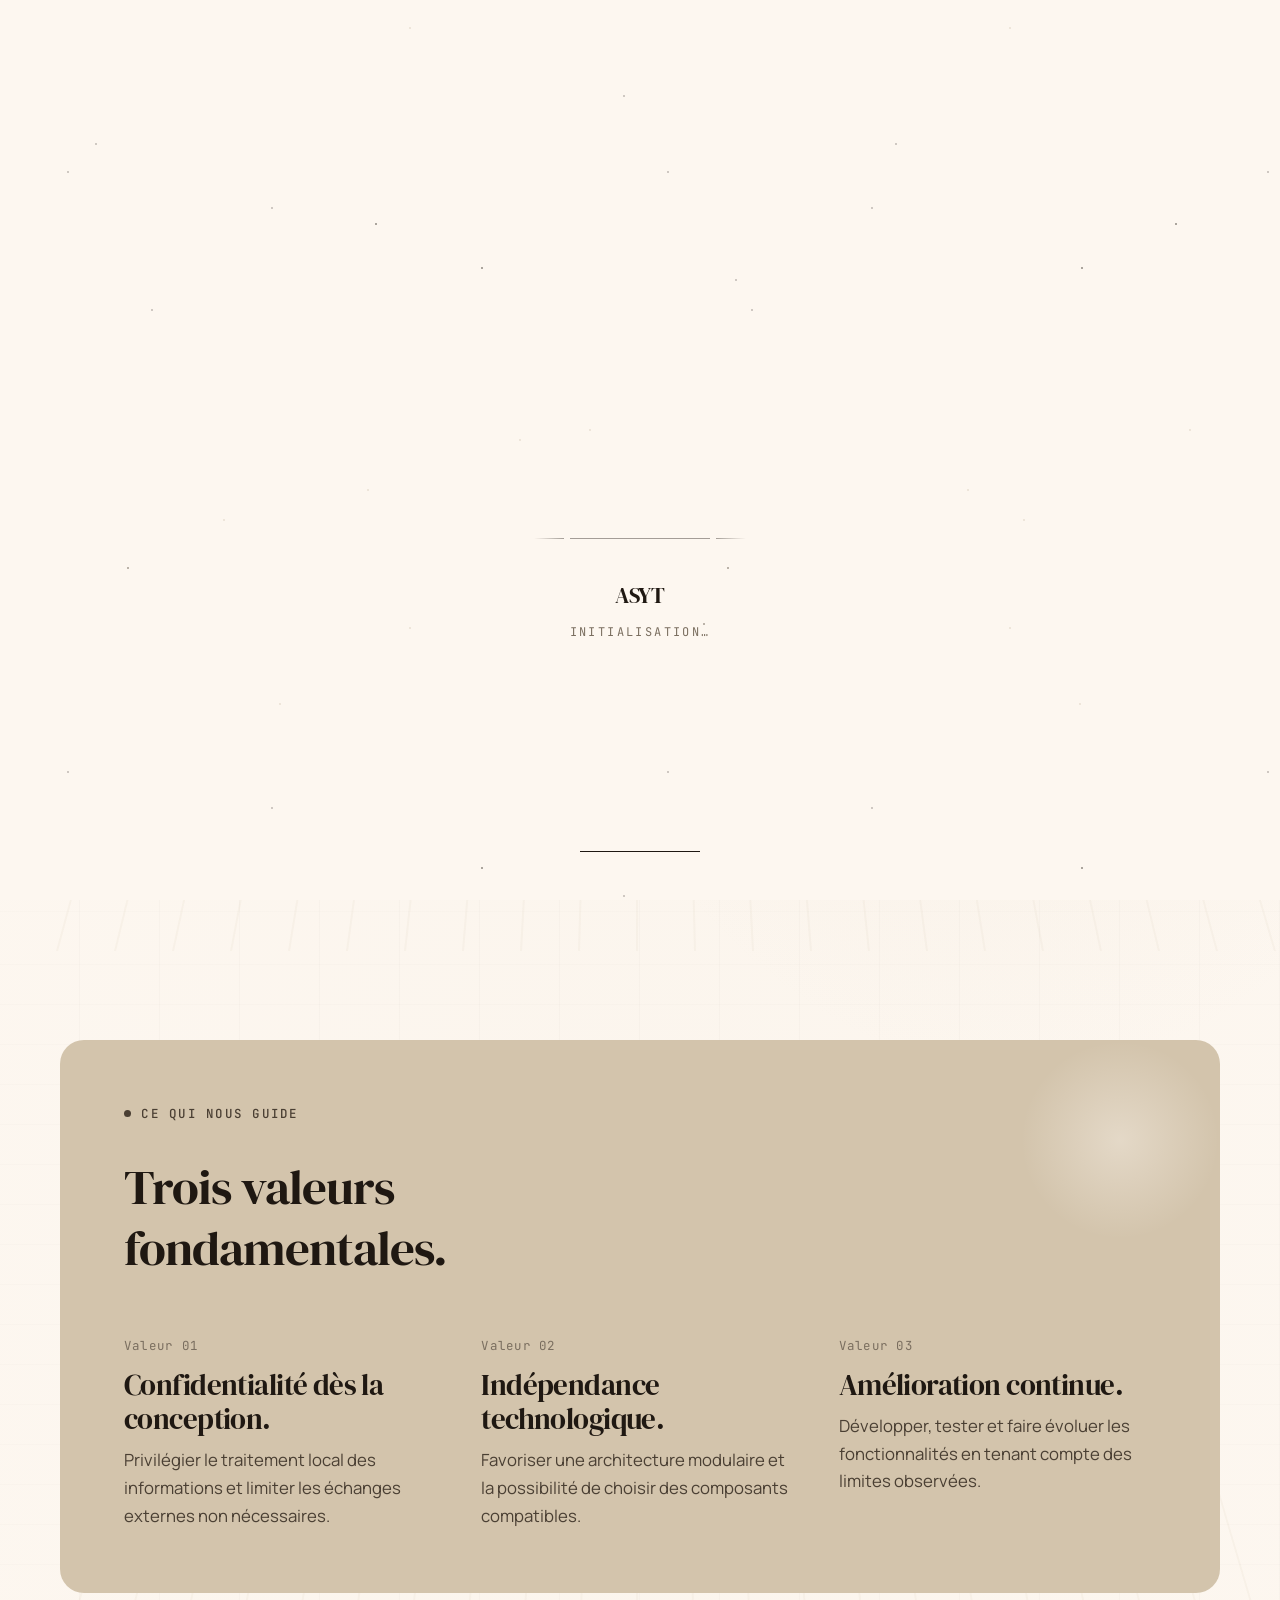
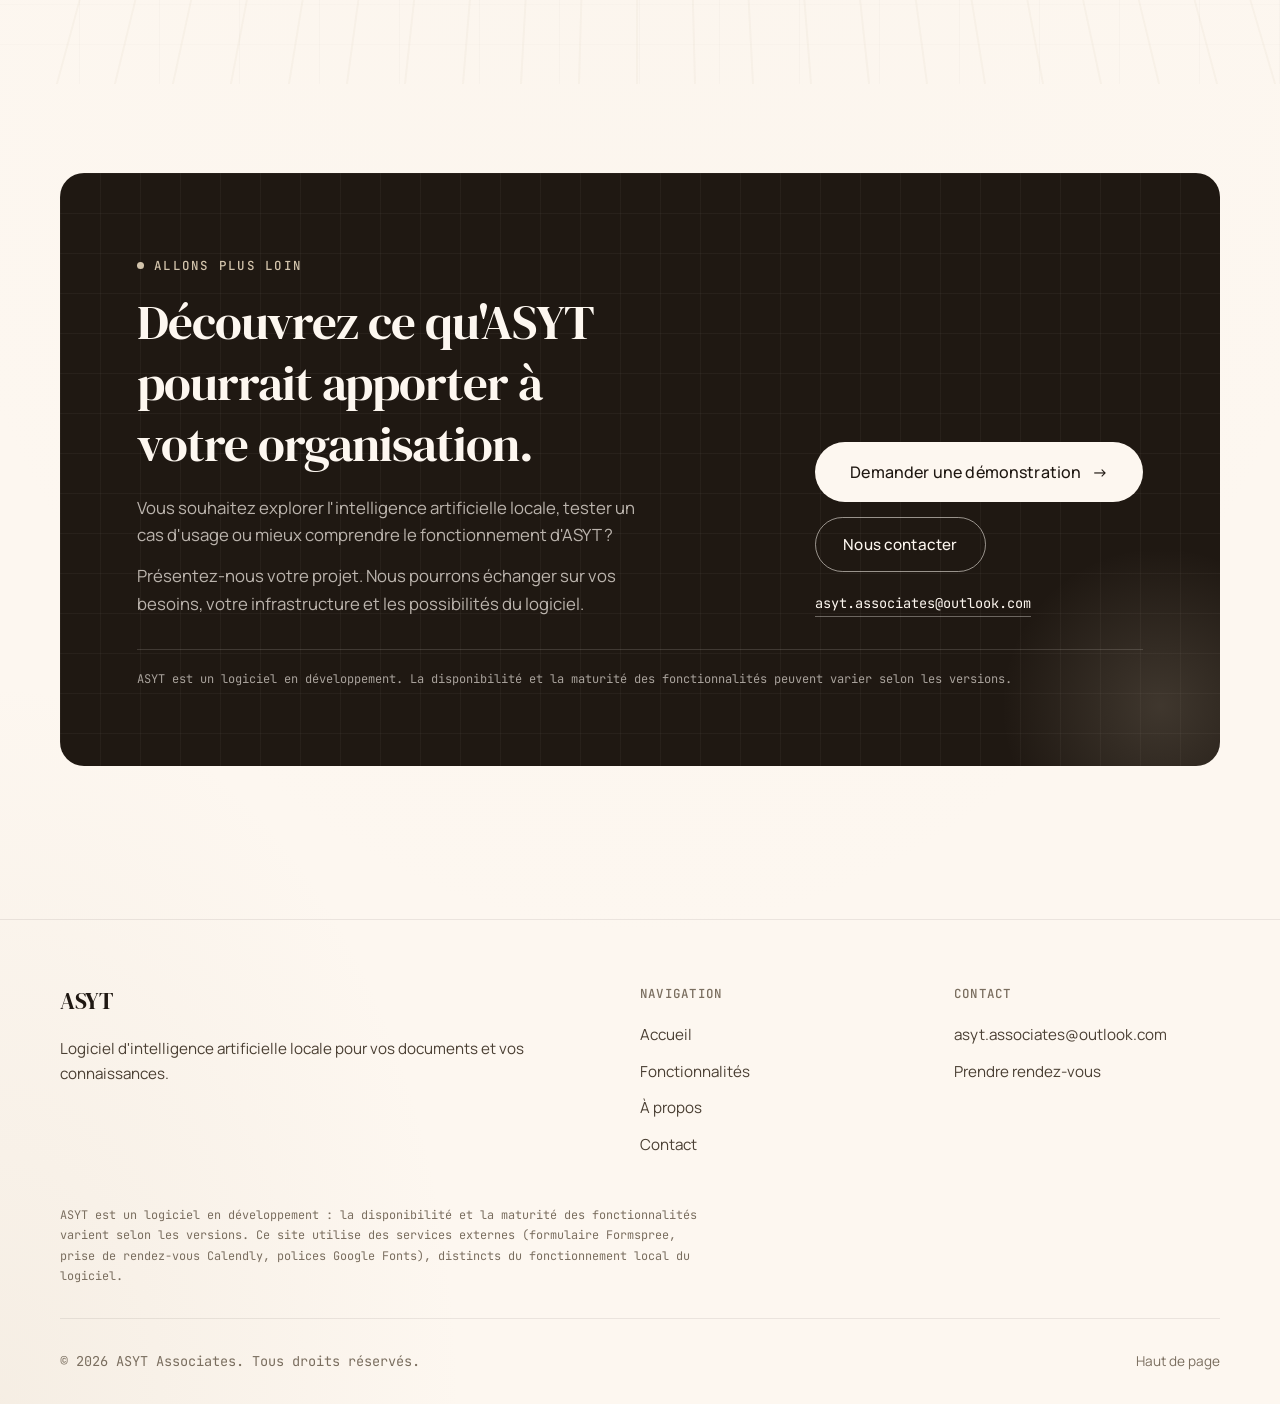
<file: a-propos.html>
<!DOCTYPE html>
<html lang="fr">
<head>
<meta charset="UTF-8">
<meta name="viewport" content="width=device-width, initial-scale=1.0">
<title>À propos — ASYT, intelligence artificielle locale</title>
<meta name="description" content="ASYT est né d'une conviction : l'IA doit aussi pouvoir fonctionner chez vous. Découvrez la vision et les valeurs derrière ce logiciel d'intelligence artificielle locale.">
<meta name="theme-color" content="#FDF7F0">
<link rel="canonical" href="https://fabienlufbery-hue.github.io/mon-site/a-propos.html">
<link rel="alternate" hreflang="fr" href="https://fabienlufbery-hue.github.io/mon-site/a-propos.html">
<link rel="alternate" hreflang="en" href="https://fabienlufbery-hue.github.io/mon-site/about.html">
<link rel="alternate" hreflang="x-default" href="https://fabienlufbery-hue.github.io/mon-site/a-propos.html">
<link rel="preconnect" href="https://fonts.googleapis.com">
<link rel="preconnect" href="https://fonts.gstatic.com" crossorigin>
<link rel="stylesheet" href="styles.css">
<link rel="icon" type="image/png" href="asyt-logo.png">
<meta property="og:type" content="website">
<meta property="og:site_name" content="ASYT">
<meta property="og:locale" content="fr_FR">
<meta property="og:locale:alternate" content="en_US">
<meta property="og:url" content="https://fabienlufbery-hue.github.io/mon-site/a-propos.html">
<meta property="og:title" content="À propos — ASYT, intelligence artificielle locale">
<meta property="og:description" content="ASYT est né d'une conviction : l'IA doit aussi pouvoir fonctionner chez vous. Découvrez la vision et les valeurs derrière ce logiciel d'intelligence artificielle locale.">
<meta property="og:image" content="https://fabienlufbery-hue.github.io/mon-site/asyt-logo.png">
<meta property="og:image:alt" content="ASYT Associates">
<meta name="twitter:card" content="summary">
<meta name="twitter:title" content="À propos — ASYT, intelligence artificielle locale">
<meta name="twitter:description" content="ASYT est né d'une conviction : l'IA doit aussi pouvoir fonctionner chez vous. Découvrez la vision et les valeurs derrière ce logiciel d'intelligence artificielle locale.">
<meta name="twitter:image" content="https://fabienlufbery-hue.github.io/mon-site/asyt-logo.png">
<noscript><style>.preloader{display:none!important}.reveal,.rise,.h1-step,.hero-mark{opacity:1!important;transform:none!important;animation:none!important}.accordion-panel{grid-template-rows:1fr!important}.accordion-panel .accordion-inner{visibility:visible!important}</style></noscript>
</head>
<body id="top">
<canvas id="data-canvas" aria-hidden="true"></canvas>
<!-- Preloader -->
<div class="preloader" id="preloader" aria-hidden="true">
  <div class="launch-scene">
    <div class="launch-platform"></div>
    <div class="launch-shockwave"></div>
    <div class="launch-trail"></div>
    <div class="launch-craft">
      <svg viewBox="0 0 64 88" xmlns="http://www.w3.org/2000/svg" fill="none">
        <!-- Corps principal du vaisseau -->
        <path d="M32 4 L48 44 L48 72 L32 80 L16 72 L16 44 Z" fill="#1F1812"/>
        <!-- Nez chromé -->
        <path d="M32 4 L40 28 L32 24 L24 28 Z" fill="#D3C4AC"/>
        <!-- Hublot -->
        <circle cx="32" cy="42" r="6" fill="#FDF7F0"/>
        <circle cx="32" cy="42" r="3" fill="#D3C4AC"/>
        <!-- Ailettes latérales -->
        <path d="M16 60 L8 76 L16 72 Z" fill="#1F1812"/>
        <path d="M48 60 L56 76 L48 72 Z" fill="#1F1812"/>
        <!-- Détail central -->
        <rect x="30" y="56" width="4" height="14" fill="#D3C4AC" opacity="0.5"/>
        <!-- Tuyère -->
        <path d="M22 72 L28 80 L36 80 L42 72 Z" fill="#4A3F33"/>
      </svg>
    </div>
  </div>
  <div class="preloader-text">
    <div class="brand">
ASYT
    </div>
    <div class="tagline">Initialisation…</div>
  </div>
  <div class="preloader-progress"></div>
</div>

<script>
(function() {
  var root = document.documentElement;
  var preloader = document.getElementById('preloader');
  if (!preloader) return;

  var reduce = window.matchMedia && window.matchMedia('(prefers-reduced-motion: reduce)').matches;

  // Première visite (animation complète) ou navigation interne (version accélérée)
  var isFirstVisit = true;
  try {
    isFirstVisit = !sessionStorage.getItem('asyt-visited');
    sessionStorage.setItem('asyt-visited', '1');
  } catch (e) {}
  var totalDuration = reduce ? 300 : (isFirstVisit ? 3800 : 1100);

  if (!isFirstVisit) {
    preloader.classList.add('preloader-fast');
  }

  // Les animations d'entrée de la page attendent la fin du préchargeur
  root.classList.add('is-preloading');

  var done = false;
  function hidePreloader() {
    if (done) return;
    done = true;
    root.classList.remove('is-preloading');
    preloader.classList.add('is-hidden');
    setTimeout(function() {
      if (preloader.parentNode) preloader.remove();
    }, 800);
    document.body.style.overflow = '';
  }

  document.body.style.overflow = 'hidden';

  if (document.readyState === 'complete') {
    setTimeout(hidePreloader, totalDuration);
  } else {
    window.addEventListener('load', function() {
      setTimeout(hidePreloader, totalDuration);
    });
  }
  // Sécurité : retirer après 6s max
  setTimeout(hidePreloader, 6000);
})();
</script>

<a class="skip-link" href="#contenu">Aller au contenu</a>

<header class="site-header">
  <div class="container">
    <a href="index.html" class="logo" aria-label="ASYT — Accueil">
      ASYT
    </a>
    <nav class="nav" id="primary-nav" aria-label="Navigation">
      <a href="index.html">Accueil</a>
      <a href="services.html">Fonctionnalités</a>
      <a href="a-propos.html" class="active" aria-current="page">À propos</a>
      <a href="contact.html">Contact</a>
      <div class="lang-switch">
        <a href="a-propos.html" class="lang active" hreflang="fr" lang="fr" aria-label="Français" aria-current="true">FR</a>
        <span class="lang-sep" aria-hidden="true">/</span>
        <a href="about.html" class="lang" hreflang="en" lang="en" aria-label="English">EN</a>
      </div>
    </nav>
    <button class="menu-toggle" type="button" aria-label="Menu" aria-controls="primary-nav" aria-expanded="false" onclick="this.setAttribute('aria-expanded', this.getAttribute('aria-expanded') === 'true' ? 'false' : 'true'); document.getElementById('primary-nav').classList.toggle('open');">
      <span></span><span></span><span></span>
    </button>
  </div>
</header>

<main id="contenu" tabindex="-1">

  <!-- HERO -->
  <section class="page-hero">
    <div class="container">
      <span class="eyebrow rise rise-1">À propos</span>
      <h1 class="rise rise-2 h1-long">ASYT est né d'une conviction&nbsp;: l'IA doit aussi pouvoir fonctionner <span class="highlight">chez&nbsp;vous.</span></h1>
    </div>
  </section>

  <!-- VISION -->
  <section>
    <div class="container">
      <div class="vision-grid">
        <div class="reveal">
          <span class="eyebrow">Notre vision</span>
        </div>
        <div class="prose reveal reveal-delay-1">
          <p class="lead">L'intelligence artificielle transforme notre façon de travailler. Mais toutes les organisations ne souhaitent pas dépendre d'un service distant pour exploiter leurs informations.</p>
          <p>ASYT explore une autre approche&nbsp;: rapprocher les capacités de l'IA des documents, des connaissances et de l'infrastructure de l'utilisateur.</p>
          <p>Notre ambition est de construire un environnement d'intelligence artificielle locale, adaptable et transparent, dans lequel les utilisateurs gardent davantage de contrôle.</p>
        </div>
      </div>
    </div>
  </section>

  <!-- VALEURS -->
  <section>
    <div class="container">
      <div class="band reveal">
        <div class="section-head" style="margin-bottom: 1rem;">
          <span class="eyebrow" style="color: var(--ink-soft);">Ce qui nous guide</span>
          <h2 class="chapter-title">Trois valeurs fondamentales.</h2>
        </div>
        <div class="values-list values-list--3">
          <div class="value-item">
            <div class="num">Valeur 01</div>
            <h3>Confidentialité dès la conception.</h3>
            <p>Privilégier le traitement local des informations et limiter les échanges externes non nécessaires.</p>
          </div>
          <div class="value-item">
            <div class="num">Valeur 02</div>
            <h3>Indépendance technologique.</h3>
            <p>Favoriser une architecture modulaire et la possibilité de choisir des composants compatibles.</p>
          </div>
          <div class="value-item">
            <div class="num">Valeur 03</div>
            <h3>Amélioration continue.</h3>
            <p>Développer, tester et faire évoluer les fonctionnalités en tenant compte des limites observées.</p>
          </div>
        </div>
      </div>
    </div>
  </section>

  <!-- CTA -->
  <section>
    <div class="container">
      <div class="cta-block reveal">
        <div>
          <span class="eyebrow">Allons plus loin</span>
          <h2 class="chapter-title" style="margin-top: 1rem;">Découvrez ce qu'ASYT pourrait apporter à votre organisation.</h2>
          <p style="margin-top: 1.2rem; max-width: 52ch;">Vous souhaitez explorer l'intelligence artificielle locale, tester un cas d'usage ou mieux comprendre le fonctionnement d'ASYT&nbsp;?</p>
          <p style="margin-top: 0.8rem; max-width: 52ch;">Présentez-nous votre projet. Nous pourrons échanger sur vos besoins, votre infrastructure et les possibilités du logiciel.</p>
        </div>
        <div class="cta-actions">
          <a href="contact.html?sujet=demonstration#formulaire" class="btn btn-primary">Demander une démonstration <span class="arrow" aria-hidden="true">→</span></a>
          <a href="contact.html" class="btn btn-ghost">Nous contacter</a>
          <a href="mailto:asyt.associates@outlook.com" class="cta-mail">asyt.associates@outlook.com</a>
        </div>
        <p class="cta-fine">ASYT est un logiciel en développement. La disponibilité et la maturité des fonctionnalités peuvent varier selon les versions.</p>
      </div>
    </div>
  </section>

</main>

<footer class="site-footer">
  <div class="container">
    <div class="footer-grid">
      <div class="footer-brand">
        <div class="logo">
          ASYT
        </div>
        <p>Logiciel d'intelligence artificielle locale pour vos documents et vos connaissances.</p>
      </div>
      <div class="footer-col">
        <p class="footer-col-title">Navigation</p>
        <ul>
          <li><a href="index.html">Accueil</a></li>
          <li><a href="services.html">Fonctionnalités</a></li>
          <li><a href="a-propos.html">À propos</a></li>
          <li><a href="contact.html">Contact</a></li>
        </ul>
      </div>
      <div class="footer-col">
        <p class="footer-col-title">Contact</p>
        <ul>
          <li><a href="mailto:asyt.associates@outlook.com">asyt.associates@outlook.com</a></li>
          <li><a href="https://calendly.com/asyt-associates/new-meeting" target="_blank" rel="noopener">Prendre rendez-vous</a></li>
        </ul>
      </div>
    </div>
    <p class="footer-note">ASYT est un logiciel en développement&nbsp;: la disponibilité et la maturité des fonctionnalités varient selon les versions. Ce site utilise des services externes (formulaire Formspree, prise de rendez-vous Calendly, polices Google Fonts), distincts du fonctionnement local du logiciel.</p>
    <div class="footer-bottom">
      <span>© 2026 ASYT Associates. Tous droits réservés.</span>
      <a href="#top">Haut de page</a>
    </div>
  </div>
</footer>

<script src="script.js"></script>
</body>
</html>
</file>
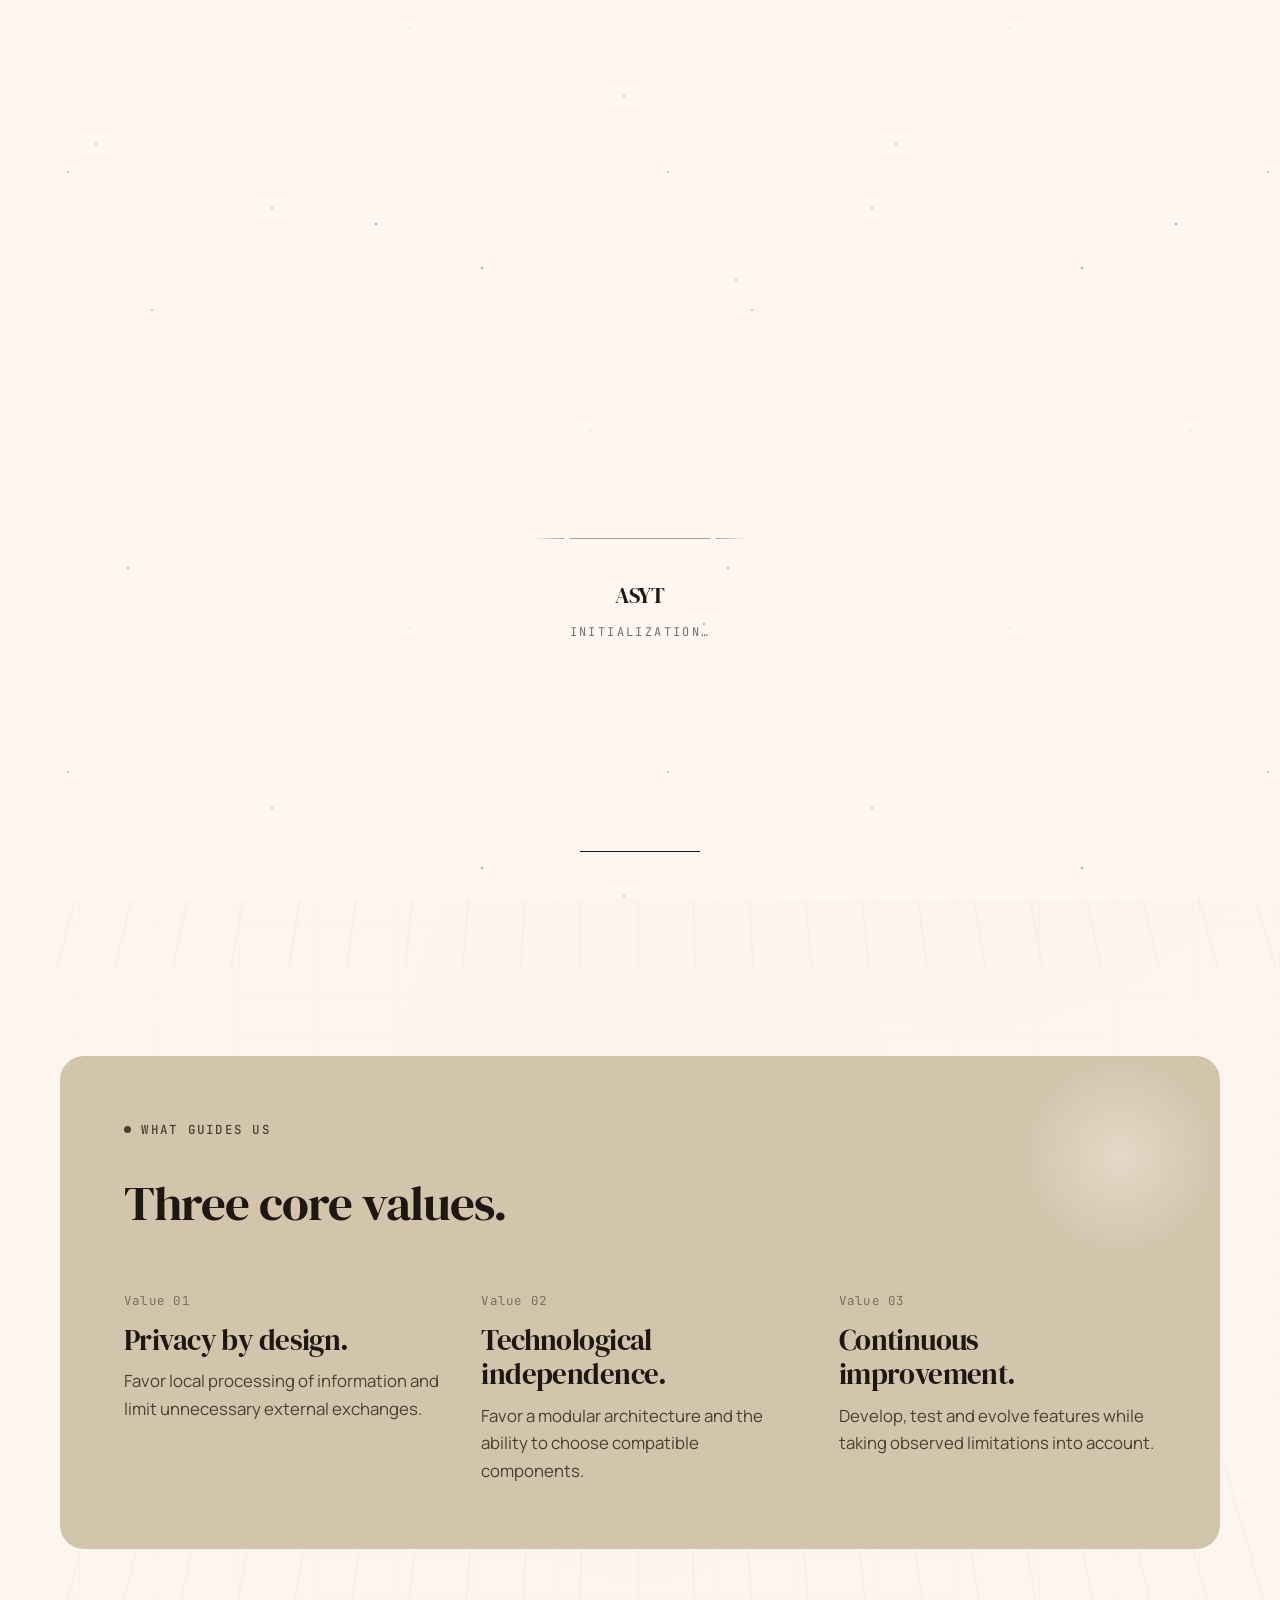
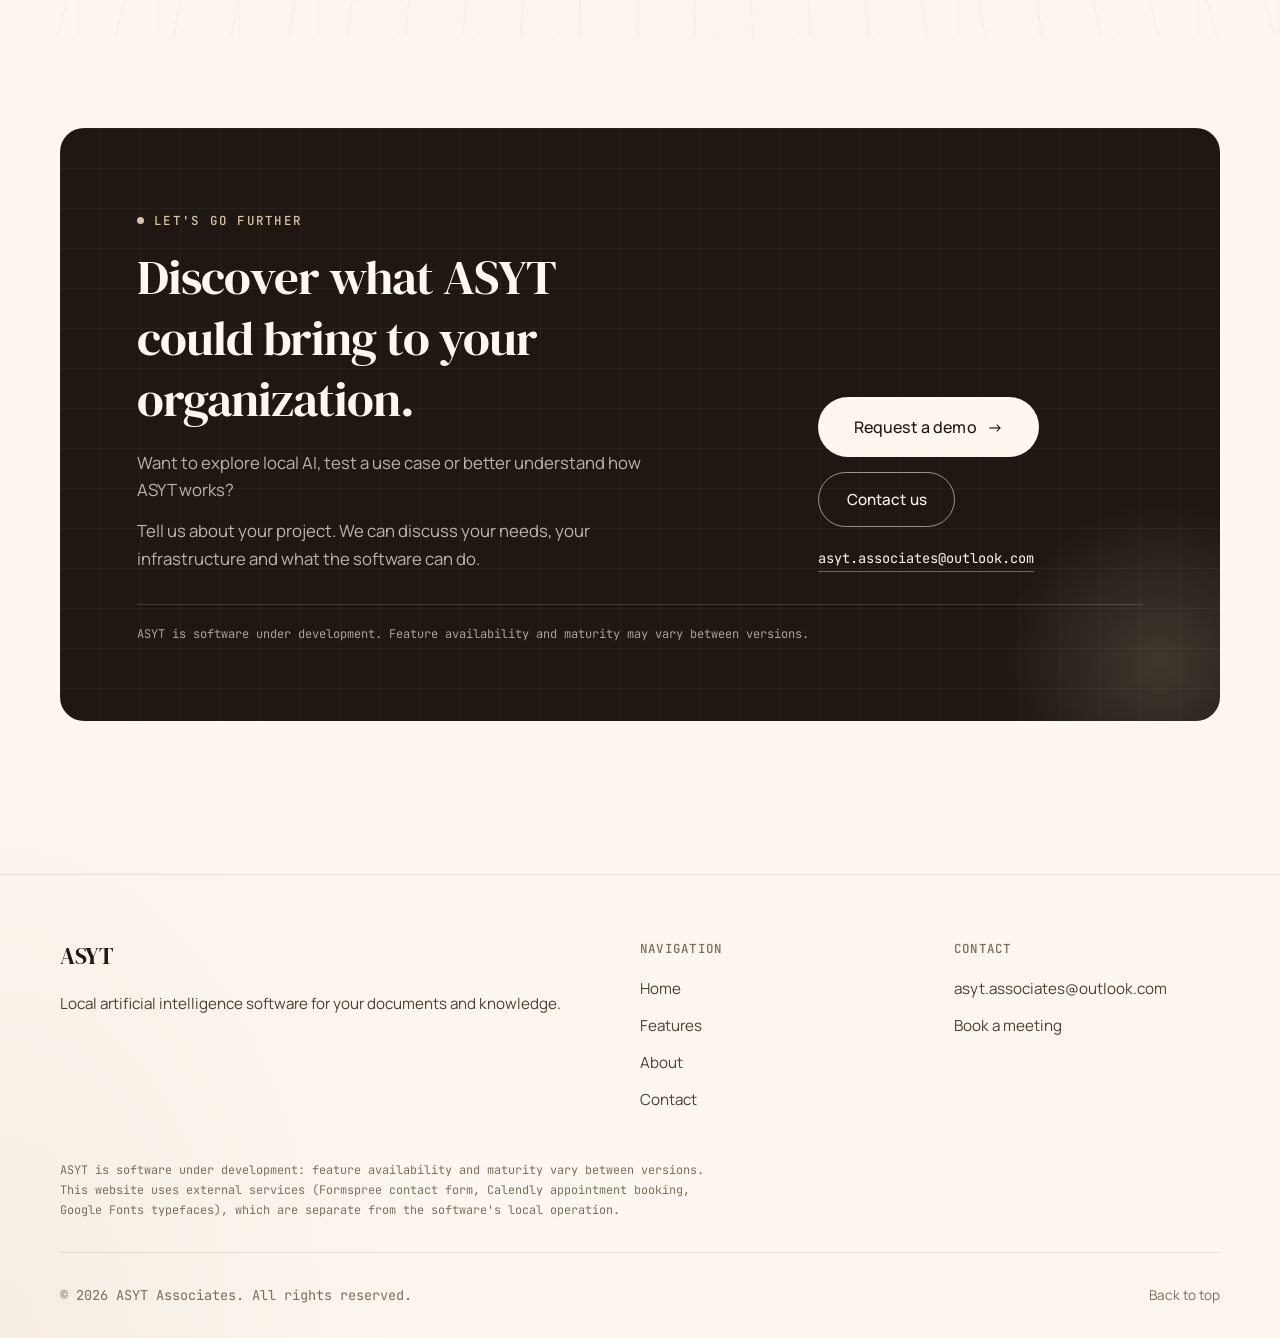
<file: about.html>
<!DOCTYPE html>
<html lang="en">
<head>
<meta charset="UTF-8">
<meta name="viewport" content="width=device-width, initial-scale=1.0">
<title>About — ASYT, local artificial intelligence</title>
<meta name="description" content="ASYT was born from a conviction: AI should also be able to run on your own hardware. Discover the vision and values behind this local artificial intelligence software.">
<meta name="theme-color" content="#FDF7F0">
<link rel="canonical" href="https://fabienlufbery-hue.github.io/mon-site/about.html">
<link rel="alternate" hreflang="fr" href="https://fabienlufbery-hue.github.io/mon-site/a-propos.html">
<link rel="alternate" hreflang="en" href="https://fabienlufbery-hue.github.io/mon-site/about.html">
<link rel="alternate" hreflang="x-default" href="https://fabienlufbery-hue.github.io/mon-site/a-propos.html">
<link rel="preconnect" href="https://fonts.googleapis.com">
<link rel="preconnect" href="https://fonts.gstatic.com" crossorigin>
<link rel="stylesheet" href="styles.css">
<link rel="icon" type="image/png" href="asyt-logo.png">
<meta property="og:type" content="website">
<meta property="og:site_name" content="ASYT">
<meta property="og:locale" content="en_US">
<meta property="og:locale:alternate" content="fr_FR">
<meta property="og:url" content="https://fabienlufbery-hue.github.io/mon-site/about.html">
<meta property="og:title" content="About — ASYT, local artificial intelligence">
<meta property="og:description" content="ASYT was born from a conviction: AI should also be able to run on your own hardware. Discover the vision and values behind this local artificial intelligence software.">
<meta property="og:image" content="https://fabienlufbery-hue.github.io/mon-site/asyt-logo.png">
<meta property="og:image:alt" content="ASYT Associates">
<meta name="twitter:card" content="summary">
<meta name="twitter:title" content="About — ASYT, local artificial intelligence">
<meta name="twitter:description" content="ASYT was born from a conviction: AI should also be able to run on your own hardware. Discover the vision and values behind this local artificial intelligence software.">
<meta name="twitter:image" content="https://fabienlufbery-hue.github.io/mon-site/asyt-logo.png">
<noscript><style>.preloader{display:none!important}.reveal,.rise,.h1-step,.hero-mark{opacity:1!important;transform:none!important;animation:none!important}.accordion-panel{grid-template-rows:1fr!important}.accordion-panel .accordion-inner{visibility:visible!important}</style></noscript>
</head>
<body id="top">
<canvas id="data-canvas" aria-hidden="true"></canvas>
<!-- Preloader -->
<div class="preloader" id="preloader" aria-hidden="true">
  <div class="launch-scene">
    <div class="launch-platform"></div>
    <div class="launch-shockwave"></div>
    <div class="launch-trail"></div>
    <div class="launch-craft">
      <svg viewBox="0 0 64 88" xmlns="http://www.w3.org/2000/svg" fill="none">
        <!-- Corps principal du vaisseau -->
        <path d="M32 4 L48 44 L48 72 L32 80 L16 72 L16 44 Z" fill="#1F1812"/>
        <!-- Nez chromé -->
        <path d="M32 4 L40 28 L32 24 L24 28 Z" fill="#D3C4AC"/>
        <!-- Hublot -->
        <circle cx="32" cy="42" r="6" fill="#FDF7F0"/>
        <circle cx="32" cy="42" r="3" fill="#D3C4AC"/>
        <!-- Ailettes latérales -->
        <path d="M16 60 L8 76 L16 72 Z" fill="#1F1812"/>
        <path d="M48 60 L56 76 L48 72 Z" fill="#1F1812"/>
        <!-- Détail central -->
        <rect x="30" y="56" width="4" height="14" fill="#D3C4AC" opacity="0.5"/>
        <!-- Tuyère -->
        <path d="M22 72 L28 80 L36 80 L42 72 Z" fill="#4A3F33"/>
      </svg>
    </div>
  </div>
  <div class="preloader-text">
    <div class="brand">
ASYT
    </div>
    <div class="tagline">Initialization…</div>
  </div>
  <div class="preloader-progress"></div>
</div>

<script>
(function() {
  var root = document.documentElement;
  var preloader = document.getElementById('preloader');
  if (!preloader) return;

  var reduce = window.matchMedia && window.matchMedia('(prefers-reduced-motion: reduce)').matches;

  // Première visite (animation complète) ou navigation interne (version accélérée)
  var isFirstVisit = true;
  try {
    isFirstVisit = !sessionStorage.getItem('asyt-visited');
    sessionStorage.setItem('asyt-visited', '1');
  } catch (e) {}
  var totalDuration = reduce ? 300 : (isFirstVisit ? 3800 : 1100);

  if (!isFirstVisit) {
    preloader.classList.add('preloader-fast');
  }

  // Les animations d'entrée de la page attendent la fin du préchargeur
  root.classList.add('is-preloading');

  var done = false;
  function hidePreloader() {
    if (done) return;
    done = true;
    root.classList.remove('is-preloading');
    preloader.classList.add('is-hidden');
    setTimeout(function() {
      if (preloader.parentNode) preloader.remove();
    }, 800);
    document.body.style.overflow = '';
  }

  document.body.style.overflow = 'hidden';

  if (document.readyState === 'complete') {
    setTimeout(hidePreloader, totalDuration);
  } else {
    window.addEventListener('load', function() {
      setTimeout(hidePreloader, totalDuration);
    });
  }
  // Sécurité : retirer après 6s max
  setTimeout(hidePreloader, 6000);
})();
</script>

<a class="skip-link" href="#content">Skip to content</a>

<header class="site-header">
  <div class="container">
    <a href="index-en.html" class="logo" aria-label="ASYT — Home">
      ASYT
    </a>
    <nav class="nav" id="primary-nav" aria-label="Navigation">
      <a href="index-en.html">Home</a>
      <a href="services-en.html">Features</a>
      <a href="about.html" class="active" aria-current="page">About</a>
      <a href="contact-en.html">Contact</a>
      <div class="lang-switch">
        <a href="a-propos.html" class="lang" hreflang="fr" lang="fr" aria-label="French">FR</a>
        <span class="lang-sep" aria-hidden="true">/</span>
        <a href="about.html" class="lang active" hreflang="en" lang="en" aria-label="English" aria-current="true">EN</a>
      </div>
    </nav>
    <button class="menu-toggle" type="button" aria-label="Menu" aria-controls="primary-nav" aria-expanded="false" onclick="this.setAttribute('aria-expanded', this.getAttribute('aria-expanded') === 'true' ? 'false' : 'true'); document.getElementById('primary-nav').classList.toggle('open');">
      <span></span><span></span><span></span>
    </button>
  </div>
</header>

<main id="content" tabindex="-1">

  <!-- HERO -->
  <section class="page-hero">
    <div class="container">
      <span class="eyebrow rise rise-1">About</span>
      <h1 class="rise rise-2 h1-long">ASYT was born from a conviction: AI should also be able to run on <span class="highlight">your&nbsp;own&nbsp;hardware.</span></h1>
    </div>
  </section>

  <!-- VISION -->
  <section>
    <div class="container">
      <div class="vision-grid">
        <div class="reveal">
          <span class="eyebrow">Our vision</span>
        </div>
        <div class="prose reveal reveal-delay-1">
          <p class="lead">Artificial intelligence is changing the way we work. But not every organization wants to depend on a remote service to make use of its information.</p>
          <p>ASYT explores a different approach: bringing AI capabilities closer to the user's documents, knowledge and infrastructure.</p>
          <p>Our ambition is to build a local, adaptable and transparent AI environment in which users keep more control.</p>
        </div>
      </div>
    </div>
  </section>

  <!-- VALEURS -->
  <section>
    <div class="container">
      <div class="band reveal">
        <div class="section-head" style="margin-bottom: 1rem;">
          <span class="eyebrow" style="color: var(--ink-soft);">What guides us</span>
          <h2 class="chapter-title">Three core values.</h2>
        </div>
        <div class="values-list values-list--3">
          <div class="value-item">
            <div class="num">Value 01</div>
            <h3>Privacy by design.</h3>
            <p>Favor local processing of information and limit unnecessary external exchanges.</p>
          </div>
          <div class="value-item">
            <div class="num">Value 02</div>
            <h3>Technological independence.</h3>
            <p>Favor a modular architecture and the ability to choose compatible components.</p>
          </div>
          <div class="value-item">
            <div class="num">Value 03</div>
            <h3>Continuous improvement.</h3>
            <p>Develop, test and evolve features while taking observed limitations into account.</p>
          </div>
        </div>
      </div>
    </div>
  </section>

  <!-- CTA -->
  <section>
    <div class="container">
      <div class="cta-block reveal">
        <div>
          <span class="eyebrow">Let's go further</span>
          <h2 class="chapter-title" style="margin-top: 1rem;">Discover what ASYT could bring to your organization.</h2>
          <p style="margin-top: 1.2rem; max-width: 52ch;">Want to explore local AI, test a use case or better understand how ASYT works?</p>
          <p style="margin-top: 0.8rem; max-width: 52ch;">Tell us about your project. We can discuss your needs, your infrastructure and what the software can do.</p>
        </div>
        <div class="cta-actions">
          <a href="contact-en.html?sujet=demonstration#form" class="btn btn-primary">Request a demo <span class="arrow" aria-hidden="true">→</span></a>
          <a href="contact-en.html" class="btn btn-ghost">Contact us</a>
          <a href="mailto:asyt.associates@outlook.com" class="cta-mail">asyt.associates@outlook.com</a>
        </div>
        <p class="cta-fine">ASYT is software under development. Feature availability and maturity may vary between versions.</p>
      </div>
    </div>
  </section>

</main>

<footer class="site-footer">
  <div class="container">
    <div class="footer-grid">
      <div class="footer-brand">
        <div class="logo">
          ASYT
        </div>
        <p>Local artificial intelligence software for your documents and knowledge.</p>
      </div>
      <div class="footer-col">
        <p class="footer-col-title">Navigation</p>
        <ul>
          <li><a href="index-en.html">Home</a></li>
          <li><a href="services-en.html">Features</a></li>
          <li><a href="about.html">About</a></li>
          <li><a href="contact-en.html">Contact</a></li>
        </ul>
      </div>
      <div class="footer-col">
        <p class="footer-col-title">Contact</p>
        <ul>
          <li><a href="mailto:asyt.associates@outlook.com">asyt.associates@outlook.com</a></li>
          <li><a href="https://calendly.com/asyt-associates/new-meeting" target="_blank" rel="noopener">Book a meeting</a></li>
        </ul>
      </div>
    </div>
    <p class="footer-note">ASYT is software under development: feature availability and maturity vary between versions. This website uses external services (Formspree contact form, Calendly appointment booking, Google Fonts typefaces), which are separate from the software's local operation.</p>
    <div class="footer-bottom">
      <span>© 2026 ASYT Associates. All rights reserved.</span>
      <a href="#top">Back to top</a>
    </div>
  </div>
</footer>

<script src="script.js"></script>
</body>
</html>
</file>
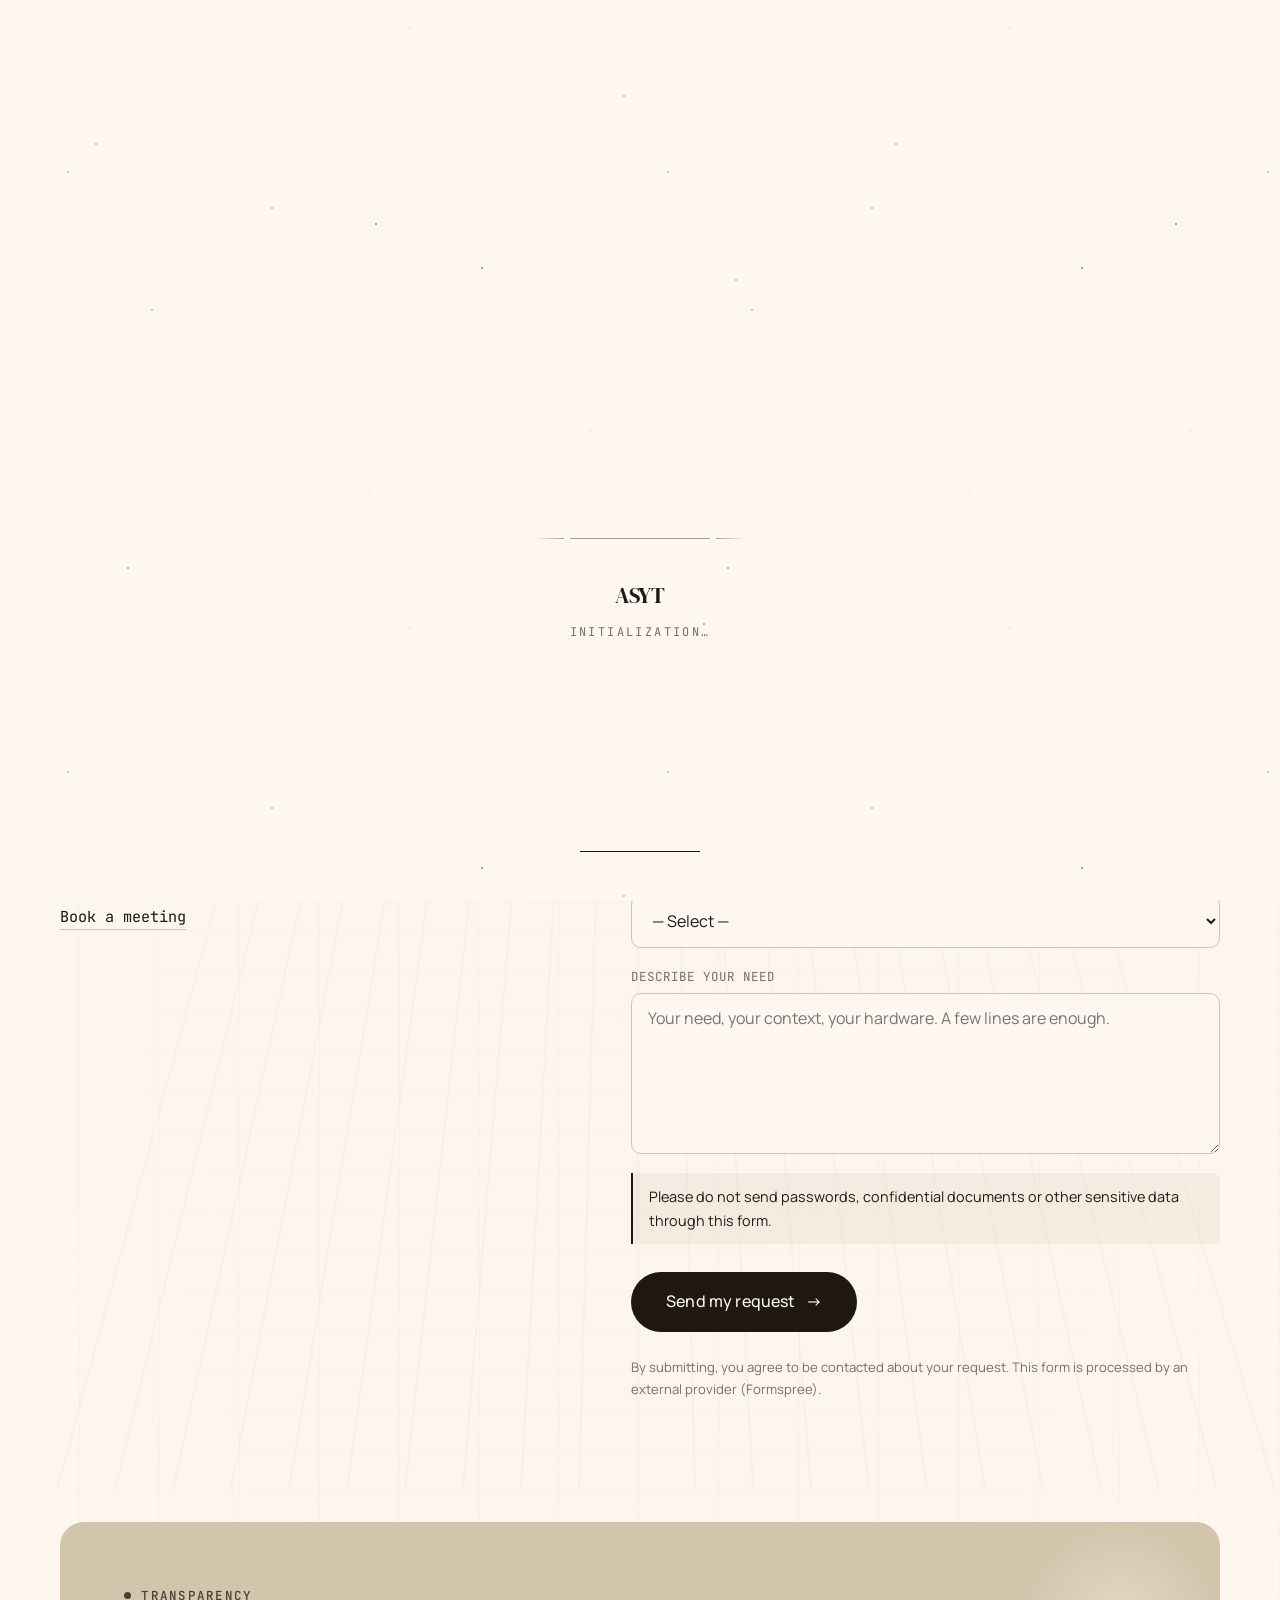
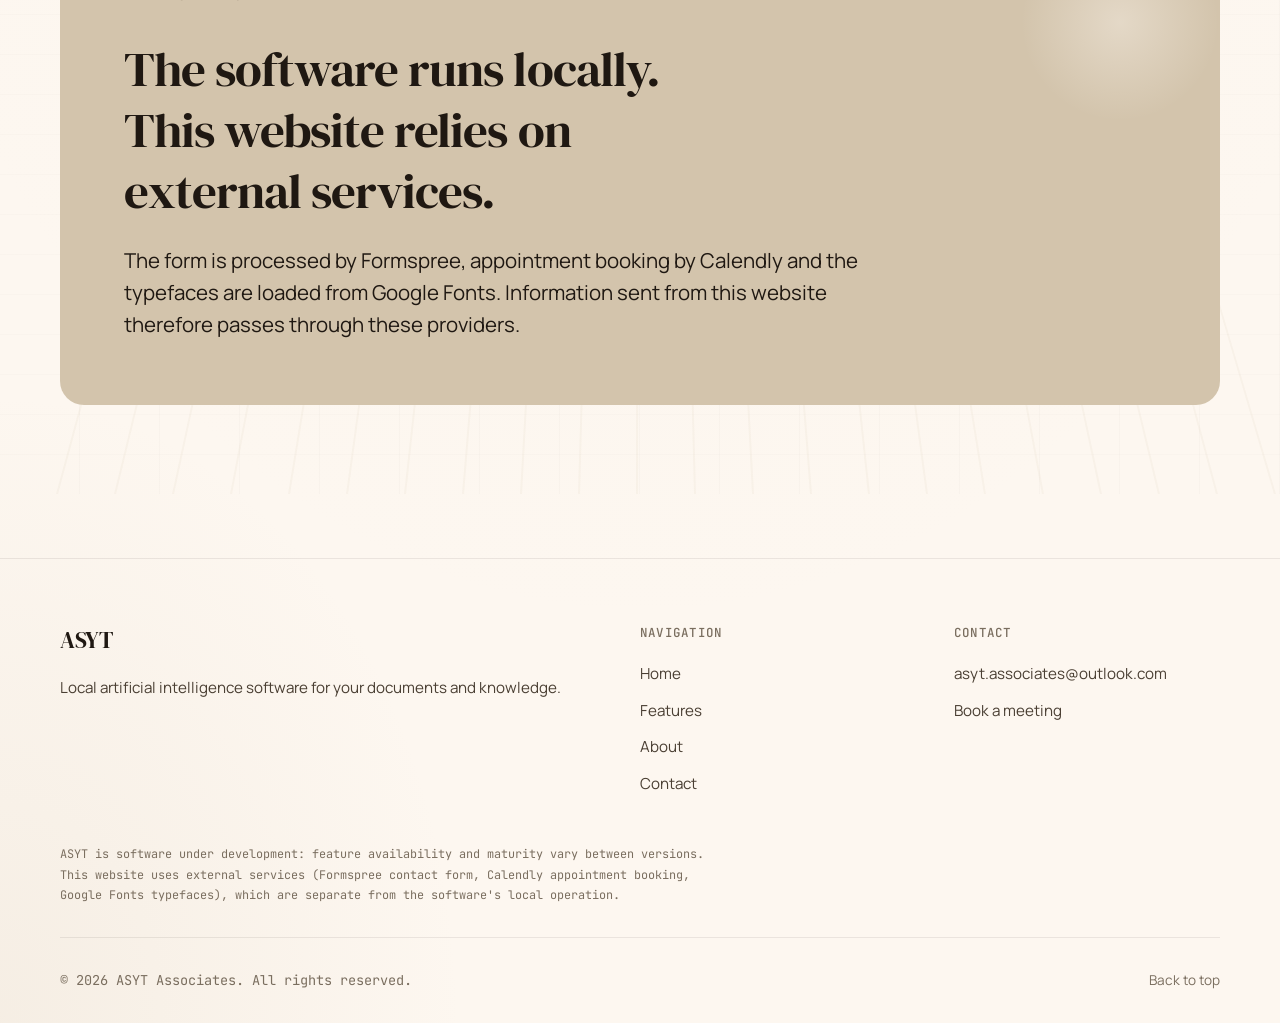
<file: contact-en.html>
<!DOCTYPE html>
<html lang="en">
<head>
<meta charset="UTF-8">
<meta name="viewport" content="width=device-width, initial-scale=1.0">
<title>Contact — Request a demo of ASYT</title>
<meta name="description" content="Contact ASYT to request a demo, discover the software or discuss a local artificial intelligence need.">
<meta name="theme-color" content="#FDF7F0">
<link rel="canonical" href="https://fabienlufbery-hue.github.io/mon-site/contact-en.html">
<link rel="alternate" hreflang="fr" href="https://fabienlufbery-hue.github.io/mon-site/contact.html">
<link rel="alternate" hreflang="en" href="https://fabienlufbery-hue.github.io/mon-site/contact-en.html">
<link rel="alternate" hreflang="x-default" href="https://fabienlufbery-hue.github.io/mon-site/contact.html">
<link rel="preconnect" href="https://fonts.googleapis.com">
<link rel="preconnect" href="https://fonts.gstatic.com" crossorigin>
<link rel="stylesheet" href="styles.css">
<link rel="icon" type="image/png" href="asyt-logo.png">
<meta property="og:type" content="website">
<meta property="og:site_name" content="ASYT">
<meta property="og:locale" content="en_US">
<meta property="og:locale:alternate" content="fr_FR">
<meta property="og:url" content="https://fabienlufbery-hue.github.io/mon-site/contact-en.html">
<meta property="og:title" content="Contact — Request a demo of ASYT">
<meta property="og:description" content="Contact ASYT to request a demo, discover the software or discuss a local artificial intelligence need.">
<meta property="og:image" content="https://fabienlufbery-hue.github.io/mon-site/asyt-logo.png">
<meta property="og:image:alt" content="ASYT Associates">
<meta name="twitter:card" content="summary">
<meta name="twitter:title" content="Contact — Request a demo of ASYT">
<meta name="twitter:description" content="Contact ASYT to request a demo, discover the software or discuss a local artificial intelligence need.">
<meta name="twitter:image" content="https://fabienlufbery-hue.github.io/mon-site/asyt-logo.png">
<noscript><style>.preloader{display:none!important}.reveal,.rise,.h1-step,.hero-mark{opacity:1!important;transform:none!important;animation:none!important}.accordion-panel{grid-template-rows:1fr!important}.accordion-panel .accordion-inner{visibility:visible!important}</style></noscript>
</head>
<body id="top">
<canvas id="data-canvas" aria-hidden="true"></canvas>
<!-- Preloader -->
<div class="preloader" id="preloader" aria-hidden="true">
  <div class="launch-scene">
    <div class="launch-platform"></div>
    <div class="launch-shockwave"></div>
    <div class="launch-trail"></div>
    <div class="launch-craft">
      <svg viewBox="0 0 64 88" xmlns="http://www.w3.org/2000/svg" fill="none">
        <!-- Corps principal du vaisseau -->
        <path d="M32 4 L48 44 L48 72 L32 80 L16 72 L16 44 Z" fill="#1F1812"/>
        <!-- Nez chromé -->
        <path d="M32 4 L40 28 L32 24 L24 28 Z" fill="#D3C4AC"/>
        <!-- Hublot -->
        <circle cx="32" cy="42" r="6" fill="#FDF7F0"/>
        <circle cx="32" cy="42" r="3" fill="#D3C4AC"/>
        <!-- Ailettes latérales -->
        <path d="M16 60 L8 76 L16 72 Z" fill="#1F1812"/>
        <path d="M48 60 L56 76 L48 72 Z" fill="#1F1812"/>
        <!-- Détail central -->
        <rect x="30" y="56" width="4" height="14" fill="#D3C4AC" opacity="0.5"/>
        <!-- Tuyère -->
        <path d="M22 72 L28 80 L36 80 L42 72 Z" fill="#4A3F33"/>
      </svg>
    </div>
  </div>
  <div class="preloader-text">
    <div class="brand">
ASYT
    </div>
    <div class="tagline">Initialization…</div>
  </div>
  <div class="preloader-progress"></div>
</div>

<script>
(function() {
  var root = document.documentElement;
  var preloader = document.getElementById('preloader');
  if (!preloader) return;

  var reduce = window.matchMedia && window.matchMedia('(prefers-reduced-motion: reduce)').matches;

  // Première visite (animation complète) ou navigation interne (version accélérée)
  var isFirstVisit = true;
  try {
    isFirstVisit = !sessionStorage.getItem('asyt-visited');
    sessionStorage.setItem('asyt-visited', '1');
  } catch (e) {}
  var totalDuration = reduce ? 300 : (isFirstVisit ? 3800 : 1100);

  if (!isFirstVisit) {
    preloader.classList.add('preloader-fast');
  }

  // Les animations d'entrée de la page attendent la fin du préchargeur
  root.classList.add('is-preloading');

  var done = false;
  function hidePreloader() {
    if (done) return;
    done = true;
    root.classList.remove('is-preloading');
    preloader.classList.add('is-hidden');
    setTimeout(function() {
      if (preloader.parentNode) preloader.remove();
    }, 800);
    document.body.style.overflow = '';
  }

  document.body.style.overflow = 'hidden';

  if (document.readyState === 'complete') {
    setTimeout(hidePreloader, totalDuration);
  } else {
    window.addEventListener('load', function() {
      setTimeout(hidePreloader, totalDuration);
    });
  }
  // Sécurité : retirer après 6s max
  setTimeout(hidePreloader, 6000);
})();
</script>

<a class="skip-link" href="#content">Skip to content</a>

<header class="site-header">
  <div class="container">
    <a href="index-en.html" class="logo" aria-label="ASYT — Home">
      ASYT
    </a>
    <nav class="nav" id="primary-nav" aria-label="Navigation">
      <a href="index-en.html">Home</a>
      <a href="services-en.html">Features</a>
      <a href="about.html">About</a>
      <a href="contact-en.html" class="active" aria-current="page">Contact</a>
      <div class="lang-switch">
        <a href="contact.html" class="lang" hreflang="fr" lang="fr" aria-label="French">FR</a>
        <span class="lang-sep" aria-hidden="true">/</span>
        <a href="contact-en.html" class="lang active" hreflang="en" lang="en" aria-label="English" aria-current="true">EN</a>
      </div>
    </nav>
    <button class="menu-toggle" type="button" aria-label="Menu" aria-controls="primary-nav" aria-expanded="false" onclick="this.setAttribute('aria-expanded', this.getAttribute('aria-expanded') === 'true' ? 'false' : 'true'); document.getElementById('primary-nav').classList.toggle('open');">
      <span></span><span></span><span></span>
    </button>
  </div>
</header>

<main id="content" tabindex="-1">

  <!-- HERO -->
  <section class="page-hero">
    <div class="container">
      <span class="eyebrow rise rise-1">Contact</span>
      <h1 class="rise rise-2">Let's talk about your project <span class="highlight">with&nbsp;ASYT.</span></h1>
      <p class="lead rise rise-3">Want to discover ASYT, request a demo or discuss a local artificial intelligence need? Tell us about your project.</p>
    </div>
  </section>

  <!-- CONTACT -->
  <section id="form" style="padding-top: 1rem;">
    <div class="container">
      <div class="contact-grid">

        <aside class="contact-info">
          <div class="item">
            <span class="eyebrow">Direct</span>
            <p class="item-title">Email</p>
            <a href="mailto:asyt.associates@outlook.com">asyt.associates@outlook.com</a>
          </div>
          <div class="item">
            <span class="eyebrow">Networks</span>
            <p class="item-title">LinkedIn</p>
            <a href="https://fr.linkedin.com/company/asyt-associates" target="_blank" rel="noopener">ASYT Associates</a>
          </div>
          <div class="item">
            <span class="eyebrow">Appointment</span>
            <p class="item-title">Calendly</p>
            <a href="https://calendly.com/asyt-associates/new-meeting" target="_blank" rel="noopener">Book a meeting</a>
          </div>
        </aside>

        <form class="contact-form" action="https://formspree.io/f/mykolpgj" method="POST">
          <input type="hidden" name="_subject" value="Nouveau message depuis le site ASYT Associates">
          <input type="hidden" name="_language" value="en">
          <div class="form-row">
            <div class="field">
              <label for="prenom">First name</label>
              <input type="text" id="prenom" name="prenom" autocomplete="given-name" required>
            </div>
            <div class="field">
              <label for="nom">Last name</label>
              <input type="text" id="nom" name="nom" autocomplete="family-name" required>
            </div>
          </div>

          <div class="form-row">
            <div class="field">
              <label for="email">Work email</label>
              <input type="email" id="email" name="email" autocomplete="email" required>
            </div>
            <div class="field">
              <label for="entreprise">Company or organization</label>
              <input type="text" id="entreprise" name="entreprise" autocomplete="organization" required>
            </div>
          </div>

          <div class="field">
            <label for="secteur">Industry</label>
            <select id="secteur" name="secteur" required>
              <option value="">— Select —</option>
              <option>Law firm / legal</option>
              <option>Healthcare / medical institution</option>
              <option>Finance / insurance</option>
              <option>Industry / R&amp;D</option>
              <option>Public sector / defense</option>
              <option>Entrepreneur / executive</option>
              <option>Other</option>
            </select>
          </div>

          <div class="field">
            <label for="sujet">Subject of your request</label>
            <select id="sujet" name="sujet" required>
              <option value="">— Select —</option>
              <option data-key="demonstration">Demo request</option>
              <option data-key="decouverte">Discovering the software</option>
              <option data-key="pro">Professional use</option>
              <option data-key="deploiement">Local deployment</option>
              <option data-key="partenariat">Partnership</option>
              <option data-key="autre">Other request</option>
            </select>
          </div>

          <div class="field">
            <label for="message">Describe your need</label>
            <textarea id="message" name="message" rows="6" placeholder="Your need, your context, your hardware. A few lines are enough." aria-describedby="form-warning" required></textarea>
          </div>

          <p class="form-warning" id="form-warning" role="note">Please do not send passwords, confidential documents or other sensitive data through this form.</p>

          <button type="submit" class="btn btn-primary">
            Send my request
            <span class="arrow" aria-hidden="true">→</span>
          </button>

          <p class="form-consent">By submitting, you agree to be contacted about your request. This form is processed by an external provider (Formspree).</p>
        </form>

      </div>
    </div>
  </section>

  <!-- TRANSPARENCE -->
  <section style="padding-top: 2rem;">
    <div class="container">
      <div class="band reveal">
        <div class="section-head" style="margin-bottom: 0;">
          <span class="eyebrow" style="color: var(--ink-soft);">Transparency</span>
          <h2 class="chapter-title" style="margin-top: 0.6rem;">The software runs locally.<br>This website relies on external services.</h2>
          <p class="lead">The form is processed by Formspree, appointment booking by Calendly and the typefaces are loaded from Google Fonts. Information sent from this website therefore passes through these providers.</p>
        </div>
      </div>
    </div>
  </section>

</main>

<footer class="site-footer">
  <div class="container">
    <div class="footer-grid">
      <div class="footer-brand">
        <div class="logo">
          ASYT
        </div>
        <p>Local artificial intelligence software for your documents and knowledge.</p>
      </div>
      <div class="footer-col">
        <p class="footer-col-title">Navigation</p>
        <ul>
          <li><a href="index-en.html">Home</a></li>
          <li><a href="services-en.html">Features</a></li>
          <li><a href="about.html">About</a></li>
          <li><a href="contact-en.html">Contact</a></li>
        </ul>
      </div>
      <div class="footer-col">
        <p class="footer-col-title">Contact</p>
        <ul>
          <li><a href="mailto:asyt.associates@outlook.com">asyt.associates@outlook.com</a></li>
          <li><a href="https://calendly.com/asyt-associates/new-meeting" target="_blank" rel="noopener">Book a meeting</a></li>
        </ul>
      </div>
    </div>
    <p class="footer-note">ASYT is software under development: feature availability and maturity vary between versions. This website uses external services (Formspree contact form, Calendly appointment booking, Google Fonts typefaces), which are separate from the software's local operation.</p>
    <div class="footer-bottom">
      <span>© 2026 ASYT Associates. All rights reserved.</span>
      <a href="#top">Back to top</a>
    </div>
  </div>
</footer>

<script src="script.js"></script>
</body>
</html>
</file>
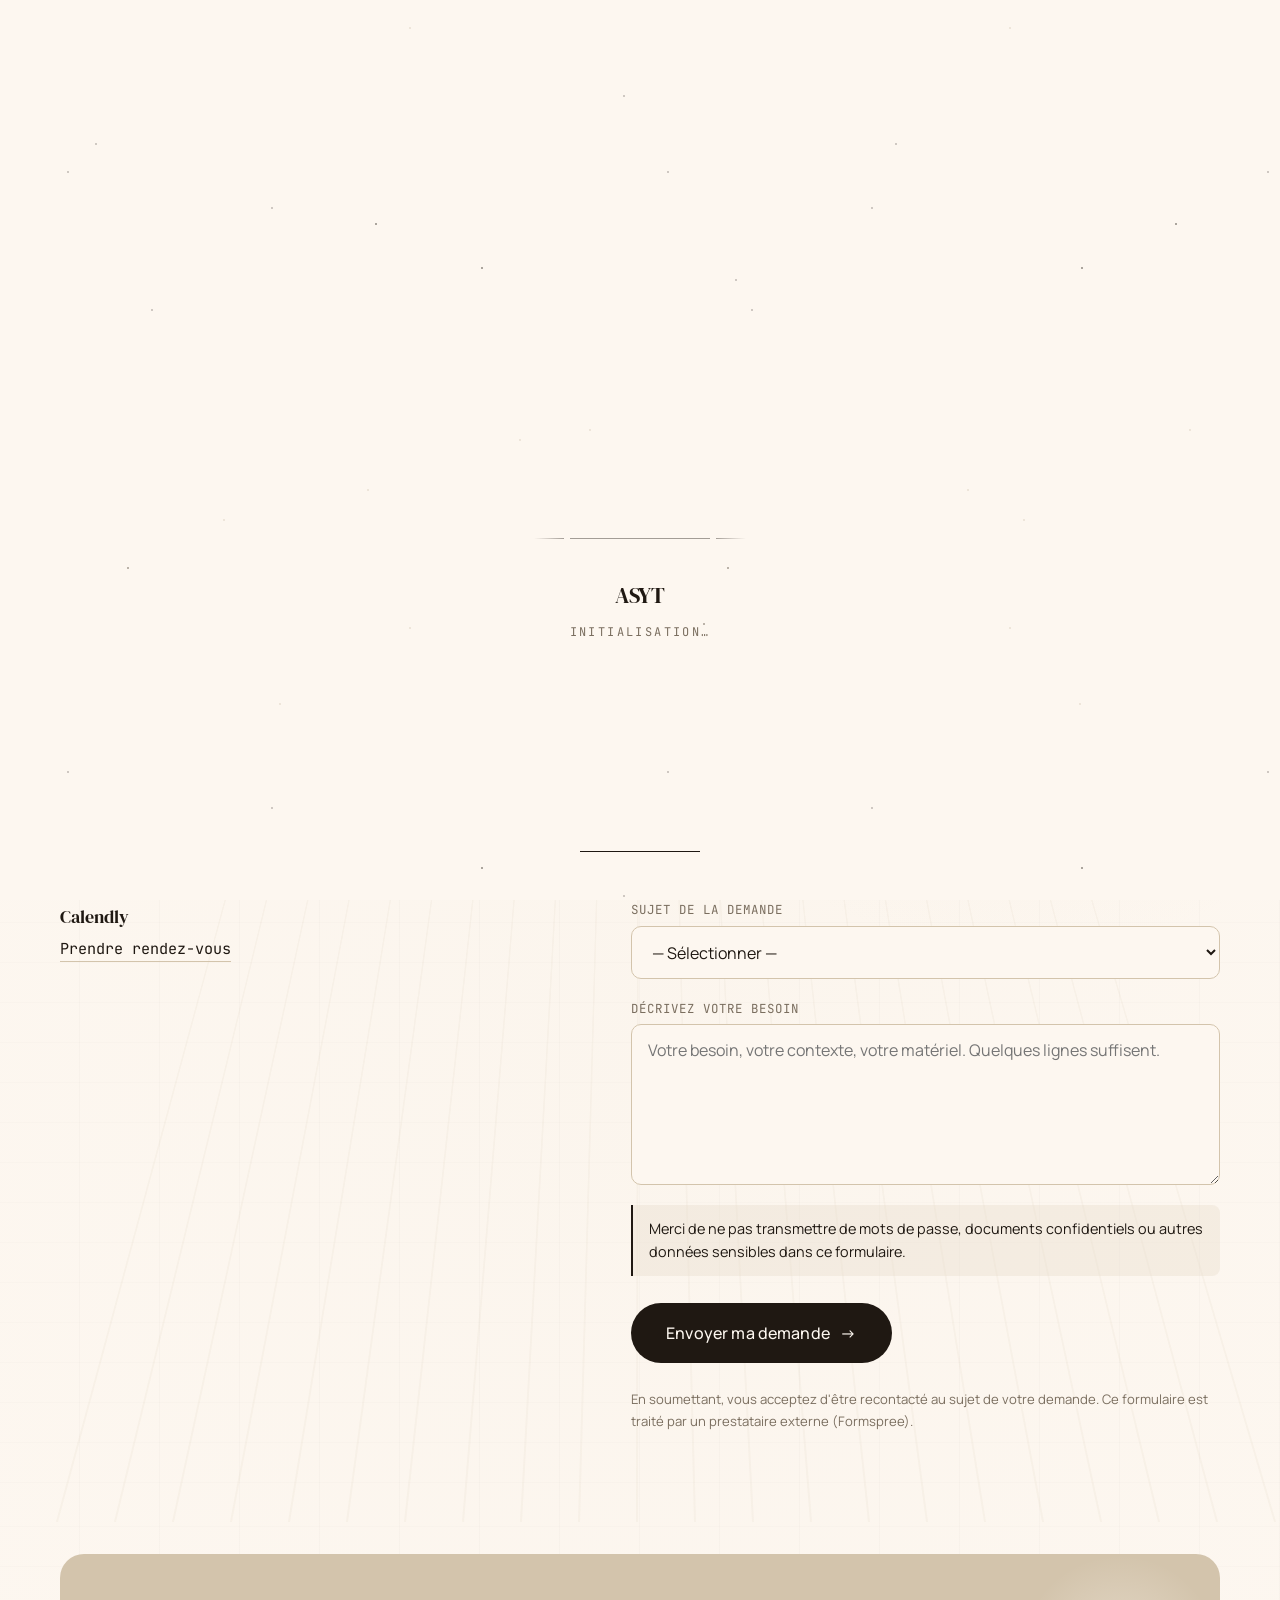
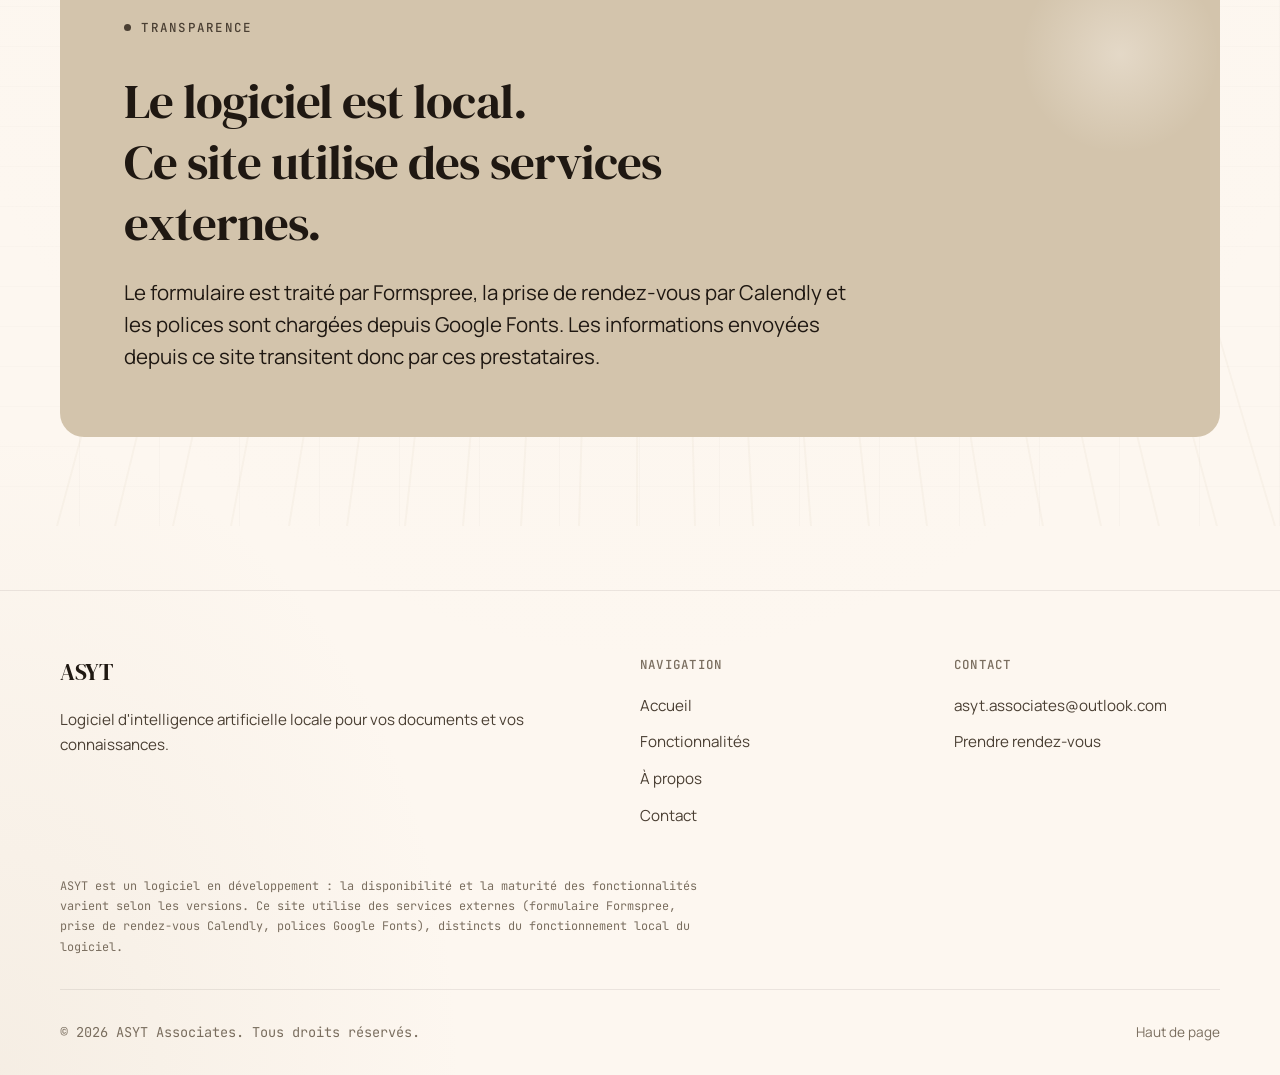
<file: contact.html>
<!DOCTYPE html>
<html lang="fr">
<head>
<meta charset="UTF-8">
<meta name="viewport" content="width=device-width, initial-scale=1.0">
<title>Contact — Demander une démonstration d'ASYT</title>
<meta name="description" content="Contactez ASYT pour demander une démonstration, découvrir le logiciel ou discuter d'un besoin en intelligence artificielle locale.">
<meta name="theme-color" content="#FDF7F0">
<link rel="canonical" href="https://fabienlufbery-hue.github.io/mon-site/contact.html">
<link rel="alternate" hreflang="fr" href="https://fabienlufbery-hue.github.io/mon-site/contact.html">
<link rel="alternate" hreflang="en" href="https://fabienlufbery-hue.github.io/mon-site/contact-en.html">
<link rel="alternate" hreflang="x-default" href="https://fabienlufbery-hue.github.io/mon-site/contact.html">
<link rel="preconnect" href="https://fonts.googleapis.com">
<link rel="preconnect" href="https://fonts.gstatic.com" crossorigin>
<link rel="stylesheet" href="styles.css">
<link rel="icon" type="image/png" href="asyt-logo.png">
<meta property="og:type" content="website">
<meta property="og:site_name" content="ASYT">
<meta property="og:locale" content="fr_FR">
<meta property="og:locale:alternate" content="en_US">
<meta property="og:url" content="https://fabienlufbery-hue.github.io/mon-site/contact.html">
<meta property="og:title" content="Contact — Demander une démonstration d'ASYT">
<meta property="og:description" content="Contactez ASYT pour demander une démonstration, découvrir le logiciel ou discuter d'un besoin en intelligence artificielle locale.">
<meta property="og:image" content="https://fabienlufbery-hue.github.io/mon-site/asyt-logo.png">
<meta property="og:image:alt" content="ASYT Associates">
<meta name="twitter:card" content="summary">
<meta name="twitter:title" content="Contact — Demander une démonstration d'ASYT">
<meta name="twitter:description" content="Contactez ASYT pour demander une démonstration, découvrir le logiciel ou discuter d'un besoin en intelligence artificielle locale.">
<meta name="twitter:image" content="https://fabienlufbery-hue.github.io/mon-site/asyt-logo.png">
<noscript><style>.preloader{display:none!important}.reveal,.rise,.h1-step,.hero-mark{opacity:1!important;transform:none!important;animation:none!important}.accordion-panel{grid-template-rows:1fr!important}.accordion-panel .accordion-inner{visibility:visible!important}</style></noscript>
</head>
<body id="top">
<canvas id="data-canvas" aria-hidden="true"></canvas>
<!-- Preloader -->
<div class="preloader" id="preloader" aria-hidden="true">
  <div class="launch-scene">
    <div class="launch-platform"></div>
    <div class="launch-shockwave"></div>
    <div class="launch-trail"></div>
    <div class="launch-craft">
      <svg viewBox="0 0 64 88" xmlns="http://www.w3.org/2000/svg" fill="none">
        <!-- Corps principal du vaisseau -->
        <path d="M32 4 L48 44 L48 72 L32 80 L16 72 L16 44 Z" fill="#1F1812"/>
        <!-- Nez chromé -->
        <path d="M32 4 L40 28 L32 24 L24 28 Z" fill="#D3C4AC"/>
        <!-- Hublot -->
        <circle cx="32" cy="42" r="6" fill="#FDF7F0"/>
        <circle cx="32" cy="42" r="3" fill="#D3C4AC"/>
        <!-- Ailettes latérales -->
        <path d="M16 60 L8 76 L16 72 Z" fill="#1F1812"/>
        <path d="M48 60 L56 76 L48 72 Z" fill="#1F1812"/>
        <!-- Détail central -->
        <rect x="30" y="56" width="4" height="14" fill="#D3C4AC" opacity="0.5"/>
        <!-- Tuyère -->
        <path d="M22 72 L28 80 L36 80 L42 72 Z" fill="#4A3F33"/>
      </svg>
    </div>
  </div>
  <div class="preloader-text">
    <div class="brand">
ASYT
    </div>
    <div class="tagline">Initialisation…</div>
  </div>
  <div class="preloader-progress"></div>
</div>

<script>
(function() {
  var root = document.documentElement;
  var preloader = document.getElementById('preloader');
  if (!preloader) return;

  var reduce = window.matchMedia && window.matchMedia('(prefers-reduced-motion: reduce)').matches;

  // Première visite (animation complète) ou navigation interne (version accélérée)
  var isFirstVisit = true;
  try {
    isFirstVisit = !sessionStorage.getItem('asyt-visited');
    sessionStorage.setItem('asyt-visited', '1');
  } catch (e) {}
  var totalDuration = reduce ? 300 : (isFirstVisit ? 3800 : 1100);

  if (!isFirstVisit) {
    preloader.classList.add('preloader-fast');
  }

  // Les animations d'entrée de la page attendent la fin du préchargeur
  root.classList.add('is-preloading');

  var done = false;
  function hidePreloader() {
    if (done) return;
    done = true;
    root.classList.remove('is-preloading');
    preloader.classList.add('is-hidden');
    setTimeout(function() {
      if (preloader.parentNode) preloader.remove();
    }, 800);
    document.body.style.overflow = '';
  }

  document.body.style.overflow = 'hidden';

  if (document.readyState === 'complete') {
    setTimeout(hidePreloader, totalDuration);
  } else {
    window.addEventListener('load', function() {
      setTimeout(hidePreloader, totalDuration);
    });
  }
  // Sécurité : retirer après 6s max
  setTimeout(hidePreloader, 6000);
})();
</script>

<a class="skip-link" href="#contenu">Aller au contenu</a>

<header class="site-header">
  <div class="container">
    <a href="index.html" class="logo" aria-label="ASYT — Accueil">
      ASYT
    </a>
    <nav class="nav" id="primary-nav" aria-label="Navigation">
      <a href="index.html">Accueil</a>
      <a href="services.html">Fonctionnalités</a>
      <a href="a-propos.html">À propos</a>
      <a href="contact.html" class="active" aria-current="page">Contact</a>
      <div class="lang-switch">
        <a href="contact.html" class="lang active" hreflang="fr" lang="fr" aria-label="Français" aria-current="true">FR</a>
        <span class="lang-sep" aria-hidden="true">/</span>
        <a href="contact-en.html" class="lang" hreflang="en" lang="en" aria-label="English">EN</a>
      </div>
    </nav>
    <button class="menu-toggle" type="button" aria-label="Menu" aria-controls="primary-nav" aria-expanded="false" onclick="this.setAttribute('aria-expanded', this.getAttribute('aria-expanded') === 'true' ? 'false' : 'true'); document.getElementById('primary-nav').classList.toggle('open');">
      <span></span><span></span><span></span>
    </button>
  </div>
</header>

<main id="contenu" tabindex="-1">

  <!-- HERO -->
  <section class="page-hero">
    <div class="container">
      <span class="eyebrow rise rise-1">Contact</span>
      <h1 class="rise rise-2">Parlons de votre projet <span class="highlight">avec&nbsp;ASYT.</span></h1>
      <p class="lead rise rise-3">Vous souhaitez découvrir ASYT, demander une démonstration ou discuter d'un besoin en intelligence artificielle locale&nbsp;? Décrivez-nous votre projet.</p>
    </div>
  </section>

  <!-- CONTACT -->
  <section id="formulaire" style="padding-top: 1rem;">
    <div class="container">
      <div class="contact-grid">

        <aside class="contact-info">
          <div class="item">
            <span class="eyebrow">Direct</span>
            <p class="item-title">Email</p>
            <a href="mailto:asyt.associates@outlook.com">asyt.associates@outlook.com</a>
          </div>
          <div class="item">
            <span class="eyebrow">Réseaux</span>
            <p class="item-title">LinkedIn</p>
            <a href="https://fr.linkedin.com/company/asyt-associates" target="_blank" rel="noopener">ASYT Associates</a>
          </div>
          <div class="item">
            <span class="eyebrow">Rendez-vous</span>
            <p class="item-title">Calendly</p>
            <a href="https://calendly.com/asyt-associates/new-meeting" target="_blank" rel="noopener">Prendre rendez-vous</a>
          </div>
        </aside>

        <form class="contact-form" action="https://formspree.io/f/mykolpgj" method="POST">
          <input type="hidden" name="_subject" value="Nouveau message depuis le site ASYT Associates">
          <input type="hidden" name="_language" value="fr">
          <div class="form-row">
            <div class="field">
              <label for="prenom">Prénom</label>
              <input type="text" id="prenom" name="prenom" autocomplete="given-name" required>
            </div>
            <div class="field">
              <label for="nom">Nom</label>
              <input type="text" id="nom" name="nom" autocomplete="family-name" required>
            </div>
          </div>

          <div class="form-row">
            <div class="field">
              <label for="email">Email professionnel</label>
              <input type="email" id="email" name="email" autocomplete="email" required>
            </div>
            <div class="field">
              <label for="entreprise">Entreprise ou organisation</label>
              <input type="text" id="entreprise" name="entreprise" autocomplete="organization" required>
            </div>
          </div>

          <div class="field">
            <label for="secteur">Secteur d'activité</label>
            <select id="secteur" name="secteur" required>
              <option value="">— Sélectionner —</option>
              <option>Cabinet d'avocats / juridique</option>
              <option>Santé / établissement médical</option>
              <option>Finance / assurance</option>
              <option>Industrie / R&amp;D</option>
              <option>Secteur public / défense</option>
              <option>Entrepreneuriat / dirigeant</option>
              <option>Autre</option>
            </select>
          </div>

          <div class="field">
            <label for="sujet">Sujet de la demande</label>
            <select id="sujet" name="sujet" required>
              <option value="">— Sélectionner —</option>
              <option data-key="demonstration">Demande de démonstration</option>
              <option data-key="decouverte">Découverte du logiciel</option>
              <option data-key="pro">Utilisation professionnelle</option>
              <option data-key="deploiement">Déploiement local</option>
              <option data-key="partenariat">Partenariat</option>
              <option data-key="autre">Autre demande</option>
            </select>
          </div>

          <div class="field">
            <label for="message">Décrivez votre besoin</label>
            <textarea id="message" name="message" rows="6" placeholder="Votre besoin, votre contexte, votre matériel. Quelques lignes suffisent." aria-describedby="form-warning" required></textarea>
          </div>

          <p class="form-warning" id="form-warning" role="note">Merci de ne pas transmettre de mots de passe, documents confidentiels ou autres données sensibles dans ce formulaire.</p>

          <button type="submit" class="btn btn-primary">
            Envoyer ma demande
            <span class="arrow" aria-hidden="true">→</span>
          </button>

          <p class="form-consent">En soumettant, vous acceptez d'être recontacté au sujet de votre demande. Ce formulaire est traité par un prestataire externe (Formspree).</p>
        </form>

      </div>
    </div>
  </section>

  <!-- TRANSPARENCE -->
  <section style="padding-top: 2rem;">
    <div class="container">
      <div class="band reveal">
        <div class="section-head" style="margin-bottom: 0;">
          <span class="eyebrow" style="color: var(--ink-soft);">Transparence</span>
          <h2 class="chapter-title" style="margin-top: 0.6rem;">Le logiciel est local.<br>Ce site utilise des services externes.</h2>
          <p class="lead">Le formulaire est traité par Formspree, la prise de rendez-vous par Calendly et les polices sont chargées depuis Google Fonts. Les informations envoyées depuis ce site transitent donc par ces prestataires.</p>
        </div>
      </div>
    </div>
  </section>

</main>

<footer class="site-footer">
  <div class="container">
    <div class="footer-grid">
      <div class="footer-brand">
        <div class="logo">
          ASYT
        </div>
        <p>Logiciel d'intelligence artificielle locale pour vos documents et vos connaissances.</p>
      </div>
      <div class="footer-col">
        <p class="footer-col-title">Navigation</p>
        <ul>
          <li><a href="index.html">Accueil</a></li>
          <li><a href="services.html">Fonctionnalités</a></li>
          <li><a href="a-propos.html">À propos</a></li>
          <li><a href="contact.html">Contact</a></li>
        </ul>
      </div>
      <div class="footer-col">
        <p class="footer-col-title">Contact</p>
        <ul>
          <li><a href="mailto:asyt.associates@outlook.com">asyt.associates@outlook.com</a></li>
          <li><a href="https://calendly.com/asyt-associates/new-meeting" target="_blank" rel="noopener">Prendre rendez-vous</a></li>
        </ul>
      </div>
    </div>
    <p class="footer-note">ASYT est un logiciel en développement&nbsp;: la disponibilité et la maturité des fonctionnalités varient selon les versions. Ce site utilise des services externes (formulaire Formspree, prise de rendez-vous Calendly, polices Google Fonts), distincts du fonctionnement local du logiciel.</p>
    <div class="footer-bottom">
      <span>© 2026 ASYT Associates. Tous droits réservés.</span>
      <a href="#top">Haut de page</a>
    </div>
  </div>
</footer>

<script src="script.js"></script>
</body>
</html>
</file>
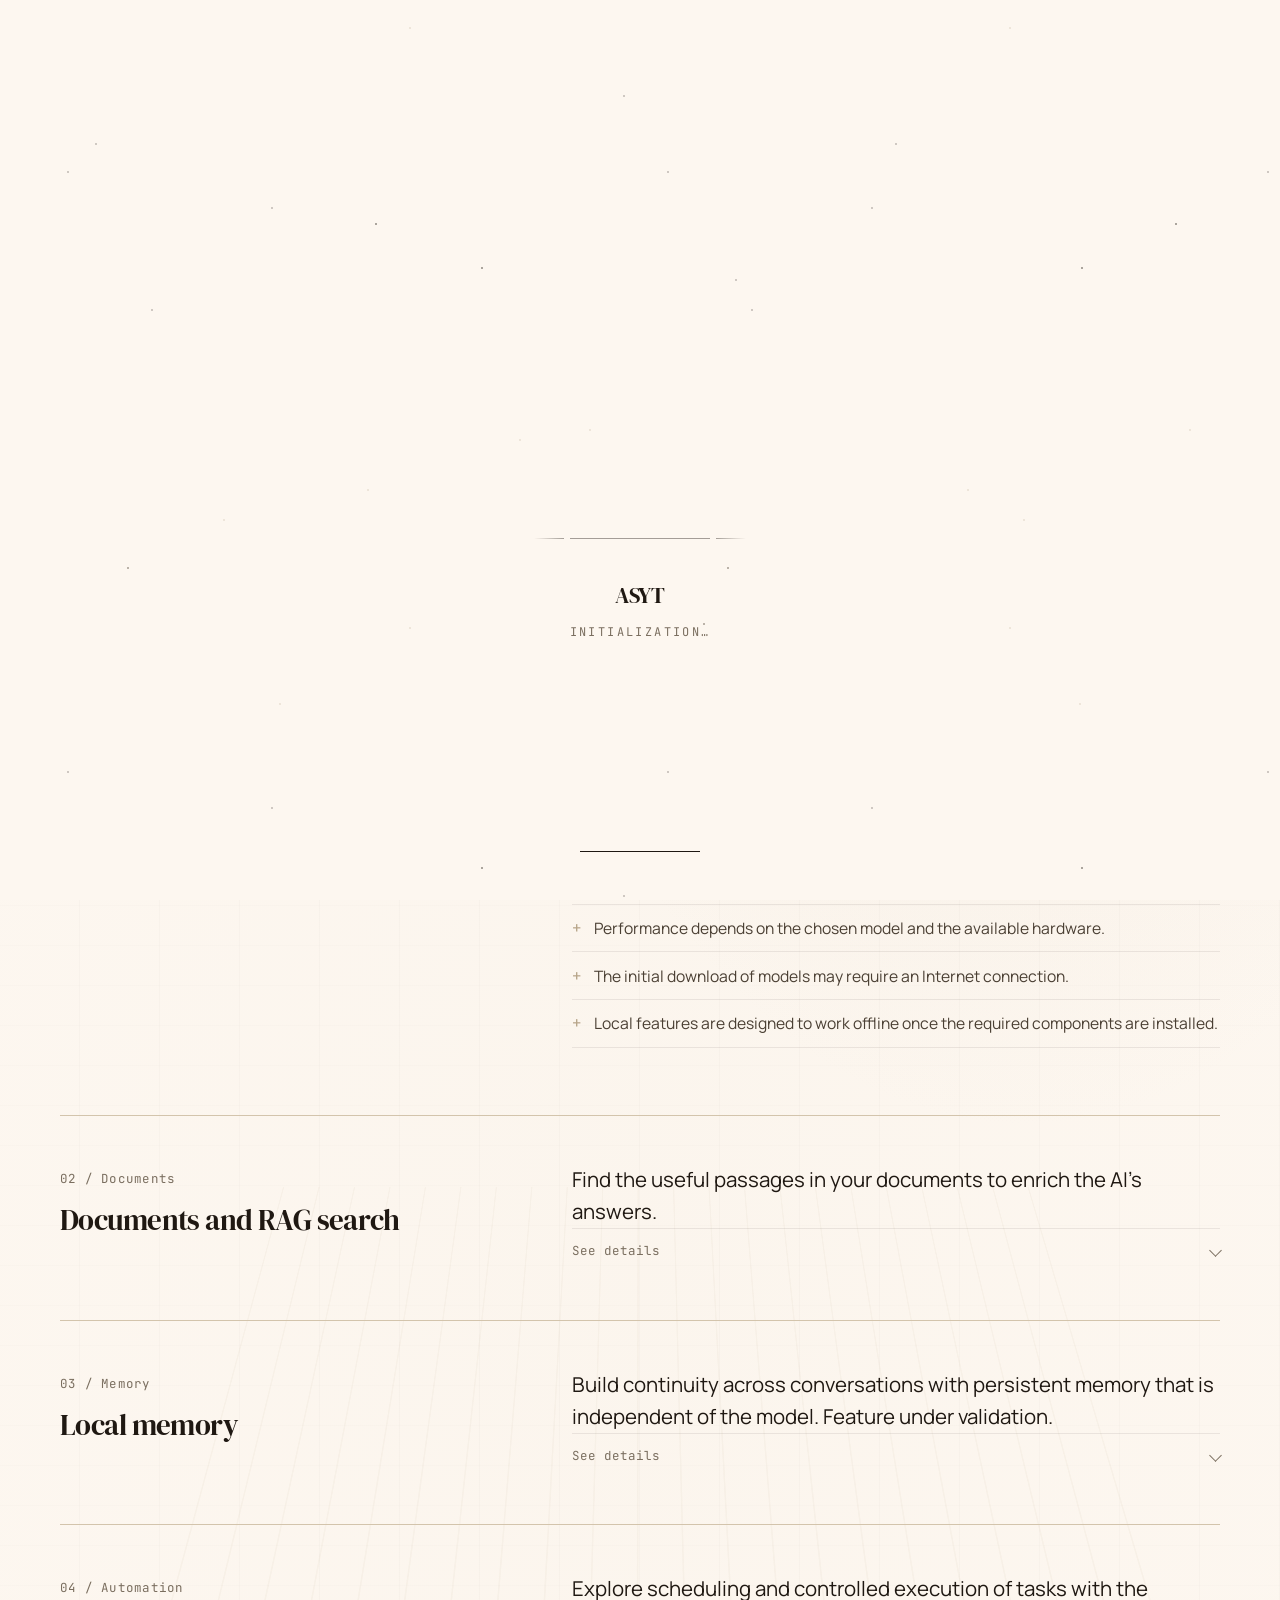
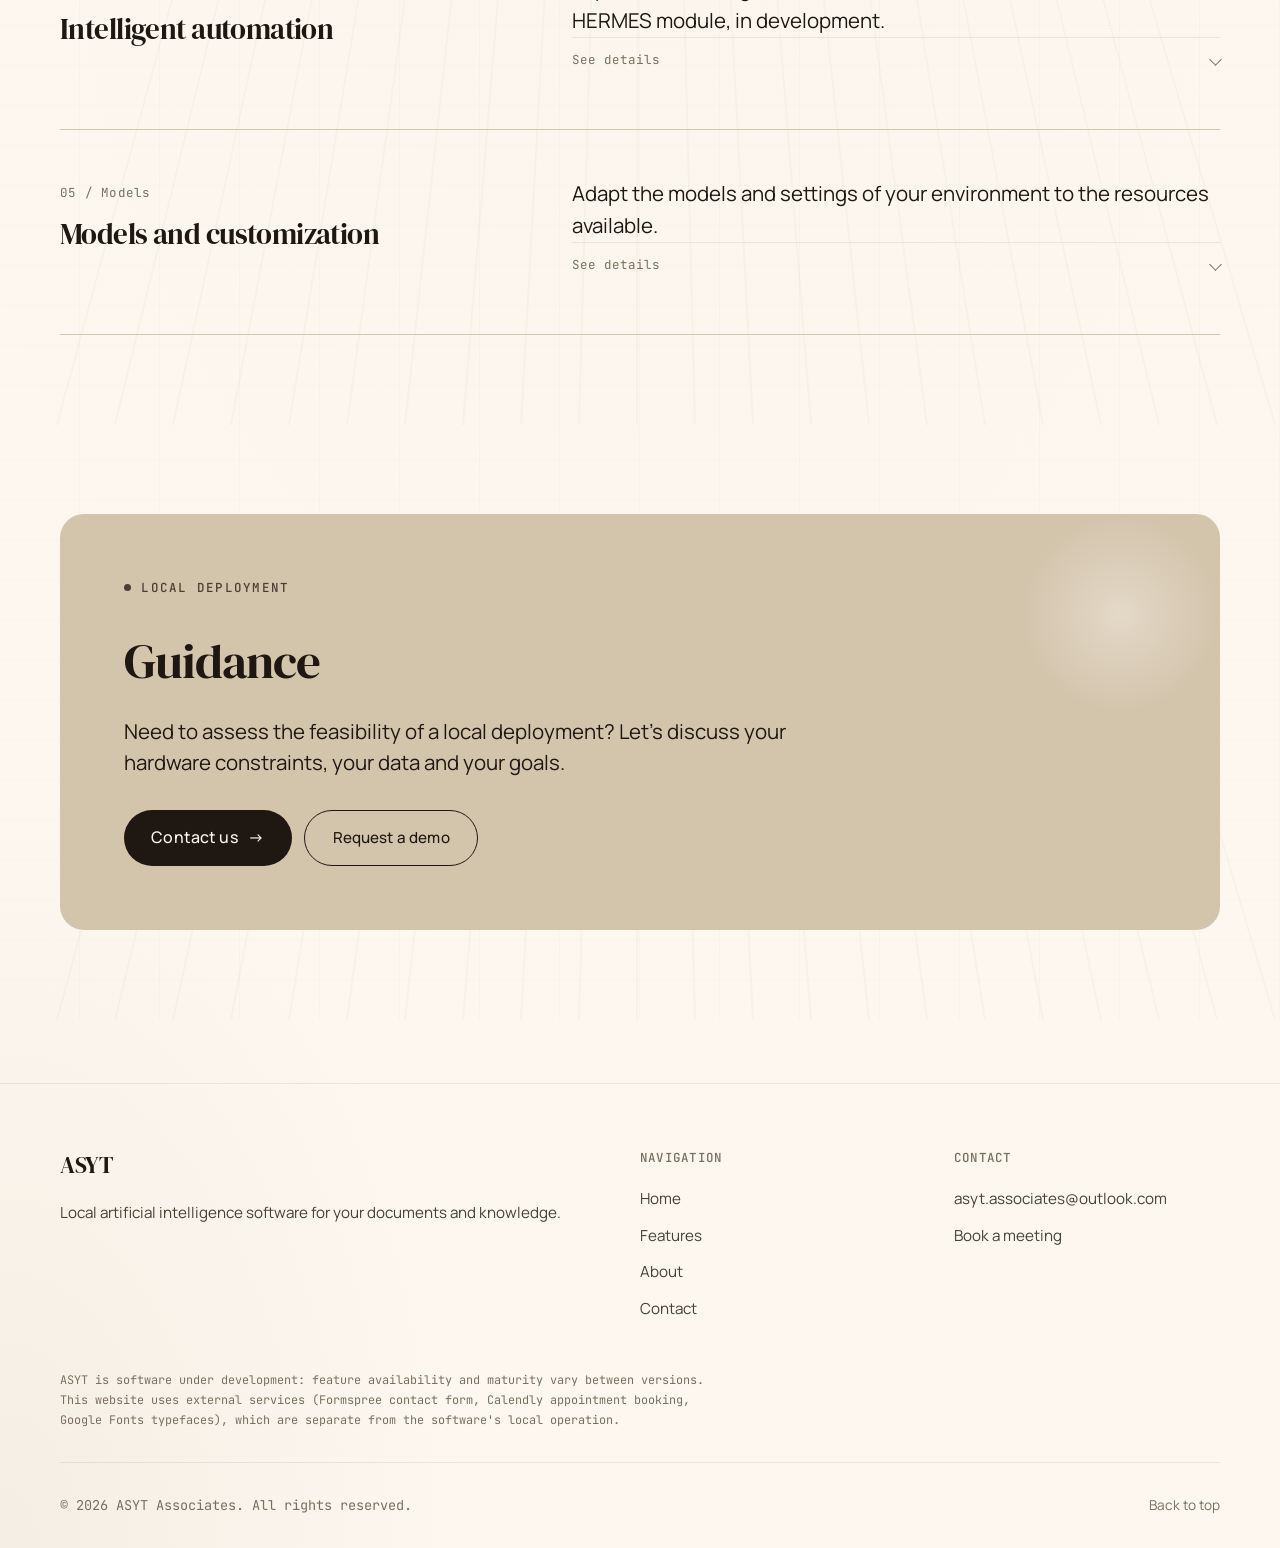
<file: services-en.html>
<!DOCTYPE html>
<html lang="en">
<head>
<meta charset="UTF-8">
<meta name="viewport" content="width=device-width, initial-scale=1.0">
<title>Features — ASYT, local artificial intelligence</title>
<meta name="description" content="Discover ASYT's features: local conversational AI, search across your documents (RAG), local memory, automation and customizable models.">
<meta name="theme-color" content="#FDF7F0">
<link rel="canonical" href="https://fabienlufbery-hue.github.io/mon-site/services-en.html">
<link rel="alternate" hreflang="fr" href="https://fabienlufbery-hue.github.io/mon-site/services.html">
<link rel="alternate" hreflang="en" href="https://fabienlufbery-hue.github.io/mon-site/services-en.html">
<link rel="alternate" hreflang="x-default" href="https://fabienlufbery-hue.github.io/mon-site/services.html">
<link rel="preconnect" href="https://fonts.googleapis.com">
<link rel="preconnect" href="https://fonts.gstatic.com" crossorigin>
<link rel="stylesheet" href="styles.css">
<link rel="icon" type="image/png" href="asyt-logo.png">
<meta property="og:type" content="website">
<meta property="og:site_name" content="ASYT">
<meta property="og:locale" content="en_US">
<meta property="og:locale:alternate" content="fr_FR">
<meta property="og:url" content="https://fabienlufbery-hue.github.io/mon-site/services-en.html">
<meta property="og:title" content="Features — ASYT, local artificial intelligence">
<meta property="og:description" content="Discover ASYT's features: local conversational AI, search across your documents (RAG), local memory, automation and customizable models.">
<meta property="og:image" content="https://fabienlufbery-hue.github.io/mon-site/asyt-logo.png">
<meta property="og:image:alt" content="ASYT Associates">
<meta name="twitter:card" content="summary">
<meta name="twitter:title" content="Features — ASYT, local artificial intelligence">
<meta name="twitter:description" content="Discover ASYT's features: local conversational AI, search across your documents (RAG), local memory, automation and customizable models.">
<meta name="twitter:image" content="https://fabienlufbery-hue.github.io/mon-site/asyt-logo.png">
<noscript><style>.preloader{display:none!important}.reveal,.rise,.h1-step,.hero-mark{opacity:1!important;transform:none!important;animation:none!important}.accordion-panel{grid-template-rows:1fr!important}.accordion-panel .accordion-inner{visibility:visible!important}</style></noscript>
</head>
<body id="top">
<canvas id="data-canvas" aria-hidden="true"></canvas>
<!-- Preloader -->
<div class="preloader" id="preloader" aria-hidden="true">
  <div class="launch-scene">
    <div class="launch-platform"></div>
    <div class="launch-shockwave"></div>
    <div class="launch-trail"></div>
    <div class="launch-craft">
      <svg viewBox="0 0 64 88" xmlns="http://www.w3.org/2000/svg" fill="none">
        <!-- Corps principal du vaisseau -->
        <path d="M32 4 L48 44 L48 72 L32 80 L16 72 L16 44 Z" fill="#1F1812"/>
        <!-- Nez chromé -->
        <path d="M32 4 L40 28 L32 24 L24 28 Z" fill="#D3C4AC"/>
        <!-- Hublot -->
        <circle cx="32" cy="42" r="6" fill="#FDF7F0"/>
        <circle cx="32" cy="42" r="3" fill="#D3C4AC"/>
        <!-- Ailettes latérales -->
        <path d="M16 60 L8 76 L16 72 Z" fill="#1F1812"/>
        <path d="M48 60 L56 76 L48 72 Z" fill="#1F1812"/>
        <!-- Détail central -->
        <rect x="30" y="56" width="4" height="14" fill="#D3C4AC" opacity="0.5"/>
        <!-- Tuyère -->
        <path d="M22 72 L28 80 L36 80 L42 72 Z" fill="#4A3F33"/>
      </svg>
    </div>
  </div>
  <div class="preloader-text">
    <div class="brand">
ASYT
    </div>
    <div class="tagline">Initialization…</div>
  </div>
  <div class="preloader-progress"></div>
</div>

<script>
(function() {
  var root = document.documentElement;
  var preloader = document.getElementById('preloader');
  if (!preloader) return;

  var reduce = window.matchMedia && window.matchMedia('(prefers-reduced-motion: reduce)').matches;

  // Première visite (animation complète) ou navigation interne (version accélérée)
  var isFirstVisit = true;
  try {
    isFirstVisit = !sessionStorage.getItem('asyt-visited');
    sessionStorage.setItem('asyt-visited', '1');
  } catch (e) {}
  var totalDuration = reduce ? 300 : (isFirstVisit ? 3800 : 1100);

  if (!isFirstVisit) {
    preloader.classList.add('preloader-fast');
  }

  // Les animations d'entrée de la page attendent la fin du préchargeur
  root.classList.add('is-preloading');

  var done = false;
  function hidePreloader() {
    if (done) return;
    done = true;
    root.classList.remove('is-preloading');
    preloader.classList.add('is-hidden');
    setTimeout(function() {
      if (preloader.parentNode) preloader.remove();
    }, 800);
    document.body.style.overflow = '';
  }

  document.body.style.overflow = 'hidden';

  if (document.readyState === 'complete') {
    setTimeout(hidePreloader, totalDuration);
  } else {
    window.addEventListener('load', function() {
      setTimeout(hidePreloader, totalDuration);
    });
  }
  // Sécurité : retirer après 6s max
  setTimeout(hidePreloader, 6000);
})();
</script>

<a class="skip-link" href="#content">Skip to content</a>

<header class="site-header">
  <div class="container">
    <a href="index-en.html" class="logo" aria-label="ASYT — Home">
      ASYT
    </a>
    <nav class="nav" id="primary-nav" aria-label="Navigation">
      <a href="index-en.html">Home</a>
      <a href="services-en.html" class="active" aria-current="page">Features</a>
      <a href="about.html">About</a>
      <a href="contact-en.html">Contact</a>
      <div class="lang-switch">
        <a href="services.html" class="lang" hreflang="fr" lang="fr" aria-label="French">FR</a>
        <span class="lang-sep" aria-hidden="true">/</span>
        <a href="services-en.html" class="lang active" hreflang="en" lang="en" aria-label="English" aria-current="true">EN</a>
      </div>
    </nav>
    <button class="menu-toggle" type="button" aria-label="Menu" aria-controls="primary-nav" aria-expanded="false" onclick="this.setAttribute('aria-expanded', this.getAttribute('aria-expanded') === 'true' ? 'false' : 'true'); document.getElementById('primary-nav').classList.toggle('open');">
      <span></span><span></span><span></span>
    </button>
  </div>
</header>

<main id="content" tabindex="-1">

  <!-- HERO -->
  <section class="page-hero">
    <div class="container">
      <span class="eyebrow rise rise-1">Features</span>
      <h1 class="rise rise-2">Discover the <span class="highlight">possibilities</span> of ASYT.</h1>
      <p class="lead rise rise-3">A local platform to chat with AI, explore your documents, retrieve knowledge and develop new workflows.</p>
      <p class="fineprint rise rise-4">ASYT is software under development: feature availability and maturity may vary between versions.</p>
    </div>
  </section>

  <!-- FONCTIONNALITÉS -->
  <section>
    <div class="container">

      <article class="service-detailed reveal" id="conversation">
        <div>
          <span class="label">01 / Conversation</span>
          <h2 class="block-title">Local conversational AI</h2>
        </div>
        <div>
          <p class="lead">Chat with compatible language models running on your own infrastructure.</p>
          <button class="accordion-trigger" type="button" aria-expanded="true" aria-controls="feature-1">
            <span>See details</span>
            <span class="accordion-icon" aria-hidden="true"></span>
          </button>
          <div class="accordion-panel is-open" id="feature-1">
            <div class="accordion-inner">
              <ul>
                <li>Compatible language models, running on your own infrastructure.</li>
                <li>Performance depends on the chosen model and the available hardware.</li>
                <li>The initial download of models may require an Internet connection.</li>
                <li>Local features are designed to work offline once the required components are installed.</li>
              </ul>
            </div>
          </div>
        </div>
      </article>

      <article class="service-detailed reveal" id="rag">
        <div>
          <span class="label">02 / Documents</span>
          <h2 class="block-title">Documents and RAG search</h2>
        </div>
        <div>
          <p class="lead">Find the useful passages in your documents to enrich the AI's answers.</p>
          <button class="accordion-trigger" type="button" aria-expanded="false" aria-controls="feature-2">
            <span>See details</span>
            <span class="accordion-icon" aria-hidden="true"></span>
          </button>
          <div class="accordion-panel" id="feature-2">
            <div class="accordion-inner">
              <ul>
                <li>Import your documents, then query them in natural language.</li>
                <li>Flow: documents, indexing, search, contextual answer.</li>
                <li>Source references shown when the software version can provide them.</li>
                <li>Supported formats and performance depend on the version.</li>
              </ul>
            </div>
          </div>
        </div>
      </article>

      <article class="service-detailed reveal" id="memory">
        <div>
          <span class="label">03 / Memory</span>
          <h2 class="block-title">Local memory</h2>
        </div>
        <div>
          <p class="lead">Build continuity across conversations with persistent memory that is independent of the model. Feature under validation.</p>
          <button class="accordion-trigger" type="button" aria-expanded="false" aria-controls="feature-3">
            <span>See details</span>
            <span class="accordion-icon" aria-hidden="true"></span>
          </button>
          <div class="accordion-panel" id="feature-3">
            <div class="accordion-inner">
              <ul>
                <li>Local memory, independent of the language model.</li>
                <li>Goal: keep and retrieve useful information across conversations.</li>
                <li>Feature under validation: saving, retrieving and deleting information must be checked before any sensitive use.</li>
                <li>Knowledge organization: the knowledge graph and 2D/3D visualization are capabilities in development.</li>
              </ul>
            </div>
          </div>
        </div>
      </article>

      <article class="service-detailed reveal" id="automation">
        <div>
          <span class="label">04 / Automation</span>
          <h2 class="block-title">Intelligent automation</h2>
        </div>
        <div>
          <p class="lead">Explore scheduling and controlled execution of tasks with the HERMES module, in development.</p>
          <button class="accordion-trigger" type="button" aria-expanded="false" aria-controls="feature-4">
            <span>See details</span>
            <span class="accordion-icon" aria-hidden="true"></span>
          </button>
          <div class="accordion-panel" id="feature-4">
            <div class="accordion-inner">
              <ul>
                <li>Scheduling and execution of certain tasks with local tools and models.</li>
                <li>Designed to run under the user's control, with appropriate controls and permissions.</li>
                <li>Availability and permissions depend on the version and configuration.</li>
                <li>Not every computing task can be automated.</li>
              </ul>
            </div>
          </div>
        </div>
      </article>

      <article class="service-detailed reveal" id="models">
        <div>
          <span class="label">05 / Models</span>
          <h2 class="block-title">Models and customization</h2>
        </div>
        <div>
          <p class="lead">Adapt the models and settings of your environment to the resources available.</p>
          <button class="accordion-trigger" type="button" aria-expanded="false" aria-controls="feature-5">
            <span>See details</span>
            <span class="accordion-icon" aria-hidden="true"></span>
          </button>
          <div class="accordion-panel" id="feature-5">
            <div class="accordion-inner">
              <ul>
                <li>Choose models compatible with your hardware.</li>
                <li>Adjust settings to the resources available.</li>
                <li>A compatible GPU can improve performance.</li>
                <li>Not every model runs on every computer: configurations must be assessed case by case.</li>
              </ul>
            </div>
          </div>
        </div>
      </article>

    </div>
  </section>

  <!-- ACCOMPAGNEMENT -->
  <section>
    <div class="container">
      <div class="band reveal">
        <div class="section-head" style="margin-bottom: 0;">
          <span class="eyebrow" style="color: var(--ink-soft);">Local deployment</span>
          <h2 class="chapter-title">Guidance</h2>
          <p class="lead">Need to assess the feasibility of a local deployment? Let's discuss your hardware constraints, your data and your goals.</p>
          <div class="hero-actions" style="margin-top: 0.4rem;">
            <a href="contact-en.html#form" class="btn btn-primary">Contact us <span class="arrow" aria-hidden="true">→</span></a>
            <a href="contact-en.html?sujet=demonstration#form" class="btn btn-ghost">Request a demo</a>
          </div>
        </div>
      </div>
    </div>
  </section>

</main>

<footer class="site-footer">
  <div class="container">
    <div class="footer-grid">
      <div class="footer-brand">
        <div class="logo">
          ASYT
        </div>
        <p>Local artificial intelligence software for your documents and knowledge.</p>
      </div>
      <div class="footer-col">
        <p class="footer-col-title">Navigation</p>
        <ul>
          <li><a href="index-en.html">Home</a></li>
          <li><a href="services-en.html">Features</a></li>
          <li><a href="about.html">About</a></li>
          <li><a href="contact-en.html">Contact</a></li>
        </ul>
      </div>
      <div class="footer-col">
        <p class="footer-col-title">Contact</p>
        <ul>
          <li><a href="mailto:asyt.associates@outlook.com">asyt.associates@outlook.com</a></li>
          <li><a href="https://calendly.com/asyt-associates/new-meeting" target="_blank" rel="noopener">Book a meeting</a></li>
        </ul>
      </div>
    </div>
    <p class="footer-note">ASYT is software under development: feature availability and maturity vary between versions. This website uses external services (Formspree contact form, Calendly appointment booking, Google Fonts typefaces), which are separate from the software's local operation.</p>
    <div class="footer-bottom">
      <span>© 2026 ASYT Associates. All rights reserved.</span>
      <a href="#top">Back to top</a>
    </div>
  </div>
</footer>

<script src="script.js"></script>
</body>
</html>
</file>
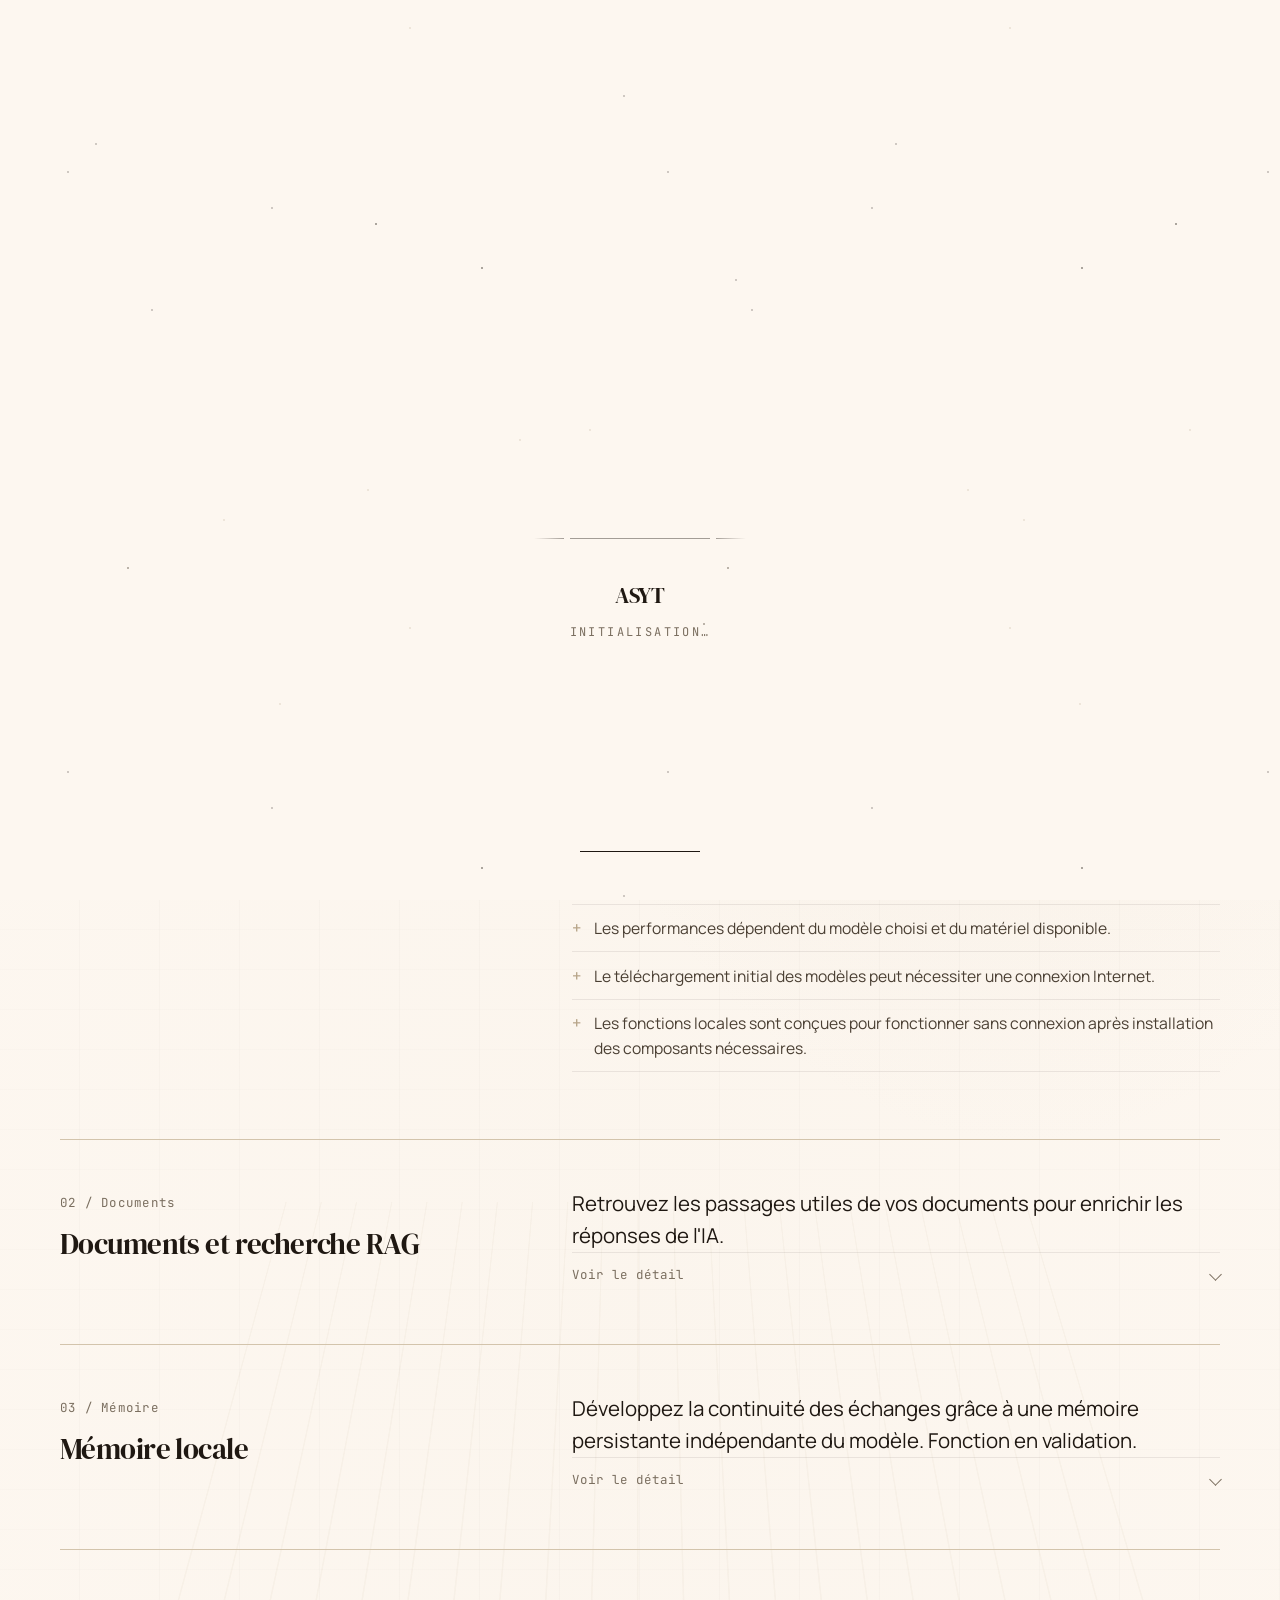
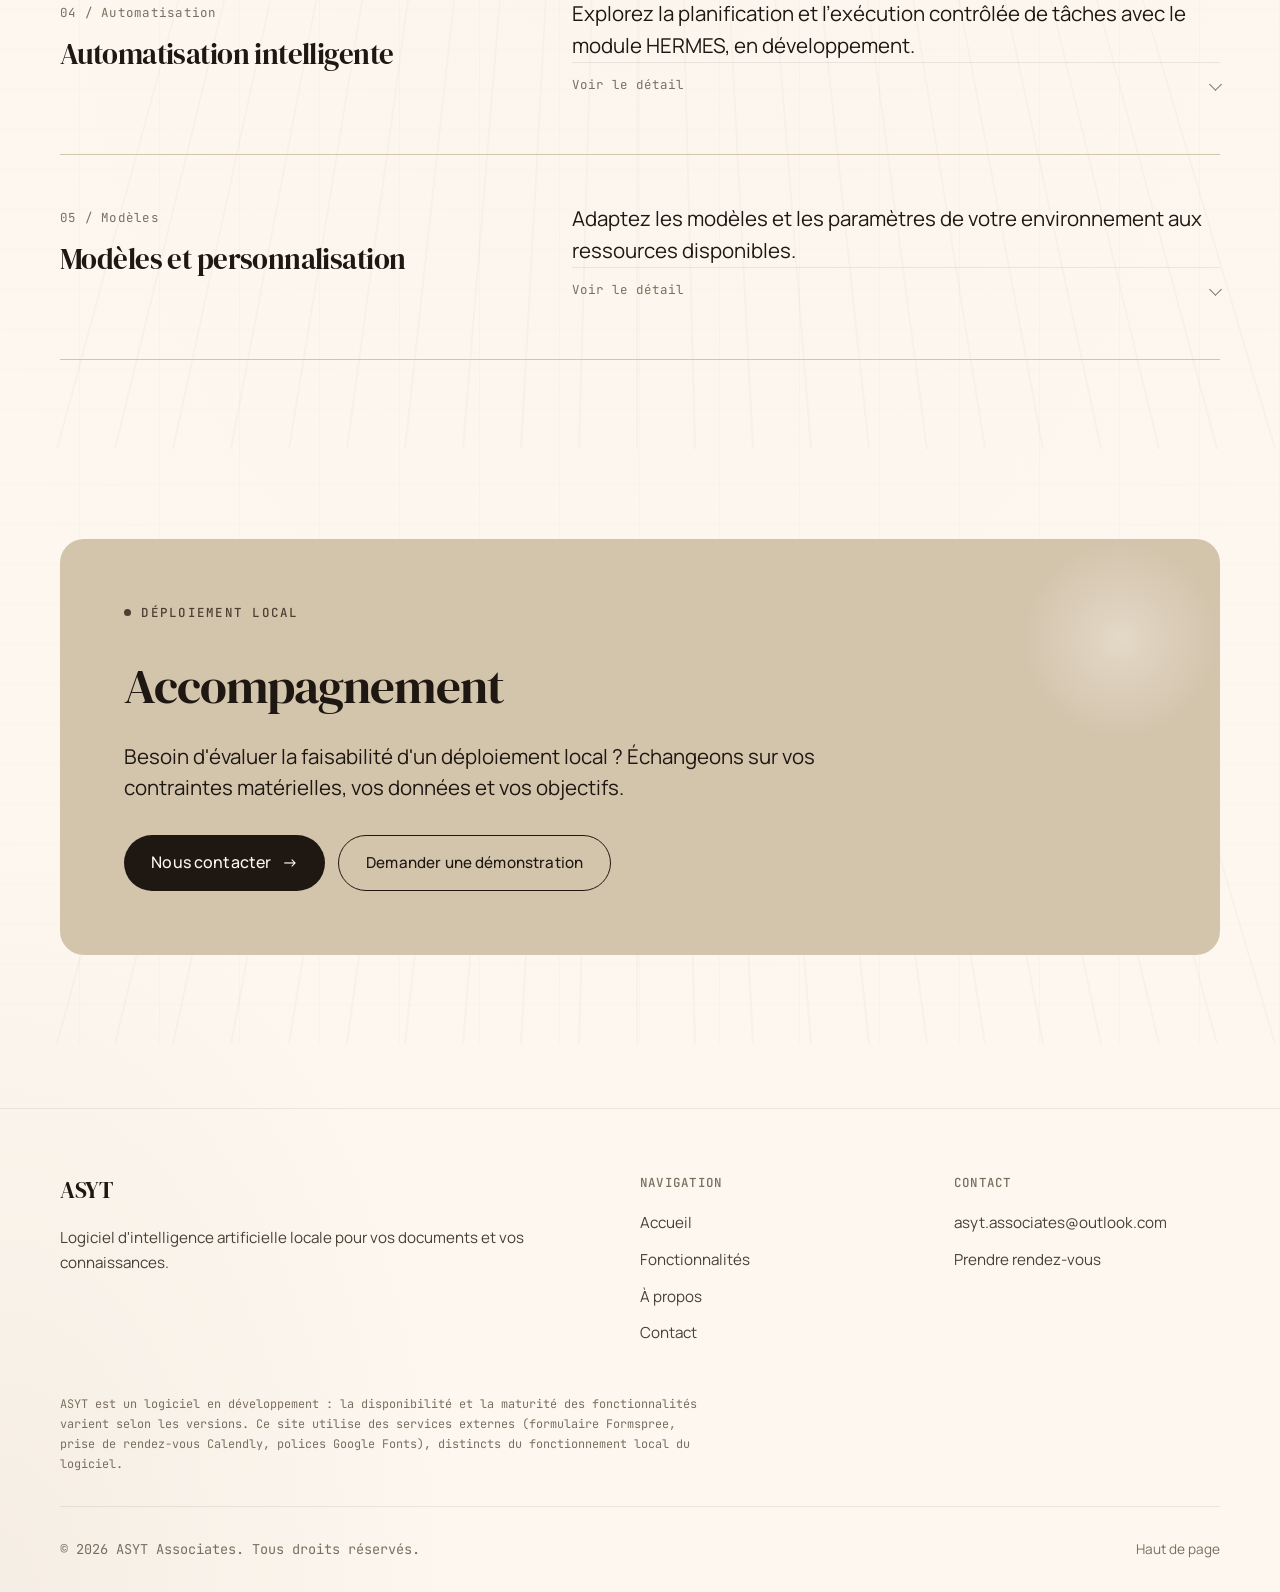
<file: services.html>
<!DOCTYPE html>
<html lang="fr">
<head>
<meta charset="UTF-8">
<meta name="viewport" content="width=device-width, initial-scale=1.0">
<title>Fonctionnalités — ASYT, intelligence artificielle locale</title>
<meta name="description" content="Découvrez les fonctionnalités d'ASYT : IA conversationnelle locale, recherche dans vos documents (RAG), mémoire locale, automatisation et modèles personnalisables.">
<meta name="theme-color" content="#FDF7F0">
<link rel="canonical" href="https://fabienlufbery-hue.github.io/mon-site/services.html">
<link rel="alternate" hreflang="fr" href="https://fabienlufbery-hue.github.io/mon-site/services.html">
<link rel="alternate" hreflang="en" href="https://fabienlufbery-hue.github.io/mon-site/services-en.html">
<link rel="alternate" hreflang="x-default" href="https://fabienlufbery-hue.github.io/mon-site/services.html">
<link rel="preconnect" href="https://fonts.googleapis.com">
<link rel="preconnect" href="https://fonts.gstatic.com" crossorigin>
<link rel="stylesheet" href="styles.css">
<link rel="icon" type="image/png" href="asyt-logo.png">
<meta property="og:type" content="website">
<meta property="og:site_name" content="ASYT">
<meta property="og:locale" content="fr_FR">
<meta property="og:locale:alternate" content="en_US">
<meta property="og:url" content="https://fabienlufbery-hue.github.io/mon-site/services.html">
<meta property="og:title" content="Fonctionnalités — ASYT, intelligence artificielle locale">
<meta property="og:description" content="Découvrez les fonctionnalités d'ASYT : IA conversationnelle locale, recherche dans vos documents (RAG), mémoire locale, automatisation et modèles personnalisables.">
<meta property="og:image" content="https://fabienlufbery-hue.github.io/mon-site/asyt-logo.png">
<meta property="og:image:alt" content="ASYT Associates">
<meta name="twitter:card" content="summary">
<meta name="twitter:title" content="Fonctionnalités — ASYT, intelligence artificielle locale">
<meta name="twitter:description" content="Découvrez les fonctionnalités d'ASYT : IA conversationnelle locale, recherche dans vos documents (RAG), mémoire locale, automatisation et modèles personnalisables.">
<meta name="twitter:image" content="https://fabienlufbery-hue.github.io/mon-site/asyt-logo.png">
<noscript><style>.preloader{display:none!important}.reveal,.rise,.h1-step,.hero-mark{opacity:1!important;transform:none!important;animation:none!important}.accordion-panel{grid-template-rows:1fr!important}.accordion-panel .accordion-inner{visibility:visible!important}</style></noscript>
</head>
<body id="top">
<canvas id="data-canvas" aria-hidden="true"></canvas>
<!-- Preloader -->
<div class="preloader" id="preloader" aria-hidden="true">
  <div class="launch-scene">
    <div class="launch-platform"></div>
    <div class="launch-shockwave"></div>
    <div class="launch-trail"></div>
    <div class="launch-craft">
      <svg viewBox="0 0 64 88" xmlns="http://www.w3.org/2000/svg" fill="none">
        <!-- Corps principal du vaisseau -->
        <path d="M32 4 L48 44 L48 72 L32 80 L16 72 L16 44 Z" fill="#1F1812"/>
        <!-- Nez chromé -->
        <path d="M32 4 L40 28 L32 24 L24 28 Z" fill="#D3C4AC"/>
        <!-- Hublot -->
        <circle cx="32" cy="42" r="6" fill="#FDF7F0"/>
        <circle cx="32" cy="42" r="3" fill="#D3C4AC"/>
        <!-- Ailettes latérales -->
        <path d="M16 60 L8 76 L16 72 Z" fill="#1F1812"/>
        <path d="M48 60 L56 76 L48 72 Z" fill="#1F1812"/>
        <!-- Détail central -->
        <rect x="30" y="56" width="4" height="14" fill="#D3C4AC" opacity="0.5"/>
        <!-- Tuyère -->
        <path d="M22 72 L28 80 L36 80 L42 72 Z" fill="#4A3F33"/>
      </svg>
    </div>
  </div>
  <div class="preloader-text">
    <div class="brand">
ASYT
    </div>
    <div class="tagline">Initialisation…</div>
  </div>
  <div class="preloader-progress"></div>
</div>

<script>
(function() {
  var root = document.documentElement;
  var preloader = document.getElementById('preloader');
  if (!preloader) return;

  var reduce = window.matchMedia && window.matchMedia('(prefers-reduced-motion: reduce)').matches;

  // Première visite (animation complète) ou navigation interne (version accélérée)
  var isFirstVisit = true;
  try {
    isFirstVisit = !sessionStorage.getItem('asyt-visited');
    sessionStorage.setItem('asyt-visited', '1');
  } catch (e) {}
  var totalDuration = reduce ? 300 : (isFirstVisit ? 3800 : 1100);

  if (!isFirstVisit) {
    preloader.classList.add('preloader-fast');
  }

  // Les animations d'entrée de la page attendent la fin du préchargeur
  root.classList.add('is-preloading');

  var done = false;
  function hidePreloader() {
    if (done) return;
    done = true;
    root.classList.remove('is-preloading');
    preloader.classList.add('is-hidden');
    setTimeout(function() {
      if (preloader.parentNode) preloader.remove();
    }, 800);
    document.body.style.overflow = '';
  }

  document.body.style.overflow = 'hidden';

  if (document.readyState === 'complete') {
    setTimeout(hidePreloader, totalDuration);
  } else {
    window.addEventListener('load', function() {
      setTimeout(hidePreloader, totalDuration);
    });
  }
  // Sécurité : retirer après 6s max
  setTimeout(hidePreloader, 6000);
})();
</script>

<a class="skip-link" href="#contenu">Aller au contenu</a>

<header class="site-header">
  <div class="container">
    <a href="index.html" class="logo" aria-label="ASYT — Accueil">
      ASYT
    </a>
    <nav class="nav" id="primary-nav" aria-label="Navigation">
      <a href="index.html">Accueil</a>
      <a href="services.html" class="active" aria-current="page">Fonctionnalités</a>
      <a href="a-propos.html">À propos</a>
      <a href="contact.html">Contact</a>
      <div class="lang-switch">
        <a href="services.html" class="lang active" hreflang="fr" lang="fr" aria-label="Français" aria-current="true">FR</a>
        <span class="lang-sep" aria-hidden="true">/</span>
        <a href="services-en.html" class="lang" hreflang="en" lang="en" aria-label="English">EN</a>
      </div>
    </nav>
    <button class="menu-toggle" type="button" aria-label="Menu" aria-controls="primary-nav" aria-expanded="false" onclick="this.setAttribute('aria-expanded', this.getAttribute('aria-expanded') === 'true' ? 'false' : 'true'); document.getElementById('primary-nav').classList.toggle('open');">
      <span></span><span></span><span></span>
    </button>
  </div>
</header>

<main id="contenu" tabindex="-1">

  <!-- HERO -->
  <section class="page-hero">
    <div class="container">
      <span class="eyebrow rise rise-1">Fonctionnalités</span>
      <h1 class="rise rise-2">Découvrez les <span class="highlight">possibilités</span> d'ASYT.</h1>
      <p class="lead rise rise-3">Une plateforme locale pour dialoguer avec l'IA, explorer vos documents, retrouver des connaissances et développer de nouveaux workflows.</p>
      <p class="fineprint rise rise-4">ASYT est un logiciel en développement&nbsp;: la disponibilité et la maturité des fonctionnalités peuvent varier selon les versions.</p>
    </div>
  </section>

  <!-- FONCTIONNALITÉS -->
  <section>
    <div class="container">

      <article class="service-detailed reveal" id="conversation">
        <div>
          <span class="label">01 / Conversation</span>
          <h2 class="block-title">IA conversationnelle locale</h2>
        </div>
        <div>
          <p class="lead">Échangez avec des modèles de langage compatibles exécutés sur votre infrastructure.</p>
          <button class="accordion-trigger" type="button" aria-expanded="true" aria-controls="feature-1">
            <span>Voir le détail</span>
            <span class="accordion-icon" aria-hidden="true"></span>
          </button>
          <div class="accordion-panel is-open" id="feature-1">
            <div class="accordion-inner">
              <ul>
                <li>Modèles de langage compatibles, exécutés sur votre propre infrastructure.</li>
                <li>Les performances dépendent du modèle choisi et du matériel disponible.</li>
                <li>Le téléchargement initial des modèles peut nécessiter une connexion Internet.</li>
                <li>Les fonctions locales sont conçues pour fonctionner sans connexion après installation des composants nécessaires.</li>
              </ul>
            </div>
          </div>
        </div>
      </article>

      <article class="service-detailed reveal" id="rag">
        <div>
          <span class="label">02 / Documents</span>
          <h2 class="block-title">Documents et recherche RAG</h2>
        </div>
        <div>
          <p class="lead">Retrouvez les passages utiles de vos documents pour enrichir les réponses de l'IA.</p>
          <button class="accordion-trigger" type="button" aria-expanded="false" aria-controls="feature-2">
            <span>Voir le détail</span>
            <span class="accordion-icon" aria-hidden="true"></span>
          </button>
          <div class="accordion-panel" id="feature-2">
            <div class="accordion-inner">
              <ul>
                <li>Importez vos documents, puis interrogez-les en langage naturel.</li>
                <li>Parcours&nbsp;: documents, indexation, recherche, réponse contextualisée.</li>
                <li>Références documentaires affichées lorsque la version du logiciel permet de les fournir.</li>
                <li>Les formats pris en charge et les performances dépendent de la version.</li>
              </ul>
            </div>
          </div>
        </div>
      </article>

      <article class="service-detailed reveal" id="memoire">
        <div>
          <span class="label">03 / Mémoire</span>
          <h2 class="block-title">Mémoire locale</h2>
        </div>
        <div>
          <p class="lead">Développez la continuité des échanges grâce à une mémoire persistante indépendante du modèle. Fonction en validation.</p>
          <button class="accordion-trigger" type="button" aria-expanded="false" aria-controls="feature-3">
            <span>Voir le détail</span>
            <span class="accordion-icon" aria-hidden="true"></span>
          </button>
          <div class="accordion-panel" id="feature-3">
            <div class="accordion-inner">
              <ul>
                <li>Mémoire locale indépendante du modèle de langage.</li>
                <li>Objectif&nbsp;: conserver et retrouver des informations utiles entre plusieurs conversations.</li>
                <li>Fonction en validation&nbsp;: l'enregistrement, la restitution et la suppression d'informations doivent être contrôlés avant tout usage sensible.</li>
                <li>Organisation des connaissances&nbsp;: le graphe de connaissances et la visualisation 2D/3D sont des capacités en développement.</li>
              </ul>
            </div>
          </div>
        </div>
      </article>

      <article class="service-detailed reveal" id="automatisation">
        <div>
          <span class="label">04 / Automatisation</span>
          <h2 class="block-title">Automatisation intelligente</h2>
        </div>
        <div>
          <p class="lead">Explorez la planification et l'exécution contrôlée de tâches avec le module HERMES, en développement.</p>
          <button class="accordion-trigger" type="button" aria-expanded="false" aria-controls="feature-4">
            <span>Voir le détail</span>
            <span class="accordion-icon" aria-hidden="true"></span>
          </button>
          <div class="accordion-panel" id="feature-4">
            <div class="accordion-inner">
              <ul>
                <li>Planification et exécution de certaines tâches avec des outils et des modèles locaux.</li>
                <li>Conçu pour fonctionner sous le contrôle de l'utilisateur, avec des contrôles et autorisations adaptés.</li>
                <li>La disponibilité et les permissions dépendent de la version et de la configuration.</li>
                <li>Toutes les tâches informatiques ne peuvent pas être automatisées.</li>
              </ul>
            </div>
          </div>
        </div>
      </article>

      <article class="service-detailed reveal" id="modeles">
        <div>
          <span class="label">05 / Modèles</span>
          <h2 class="block-title">Modèles et personnalisation</h2>
        </div>
        <div>
          <p class="lead">Adaptez les modèles et les paramètres de votre environnement aux ressources disponibles.</p>
          <button class="accordion-trigger" type="button" aria-expanded="false" aria-controls="feature-5">
            <span>Voir le détail</span>
            <span class="accordion-icon" aria-hidden="true"></span>
          </button>
          <div class="accordion-panel" id="feature-5">
            <div class="accordion-inner">
              <ul>
                <li>Choisissez des modèles compatibles avec votre matériel.</li>
                <li>Ajustez les paramètres selon les ressources disponibles.</li>
                <li>Un GPU compatible peut améliorer les performances.</li>
                <li>Tous les modèles ne fonctionnent pas sur tous les ordinateurs&nbsp;: les configurations s'évaluent au cas par cas.</li>
              </ul>
            </div>
          </div>
        </div>
      </article>

    </div>
  </section>

  <!-- ACCOMPAGNEMENT -->
  <section>
    <div class="container">
      <div class="band reveal">
        <div class="section-head" style="margin-bottom: 0;">
          <span class="eyebrow" style="color: var(--ink-soft);">Déploiement local</span>
          <h2 class="chapter-title">Accompagnement</h2>
          <p class="lead">Besoin d'évaluer la faisabilité d'un déploiement local&nbsp;? Échangeons sur vos contraintes matérielles, vos données et vos objectifs.</p>
          <div class="hero-actions" style="margin-top: 0.4rem;">
            <a href="contact.html#formulaire" class="btn btn-primary">Nous contacter <span class="arrow" aria-hidden="true">→</span></a>
            <a href="contact.html?sujet=demonstration#formulaire" class="btn btn-ghost">Demander une démonstration</a>
          </div>
        </div>
      </div>
    </div>
  </section>

</main>

<footer class="site-footer">
  <div class="container">
    <div class="footer-grid">
      <div class="footer-brand">
        <div class="logo">
          ASYT
        </div>
        <p>Logiciel d'intelligence artificielle locale pour vos documents et vos connaissances.</p>
      </div>
      <div class="footer-col">
        <p class="footer-col-title">Navigation</p>
        <ul>
          <li><a href="index.html">Accueil</a></li>
          <li><a href="services.html">Fonctionnalités</a></li>
          <li><a href="a-propos.html">À propos</a></li>
          <li><a href="contact.html">Contact</a></li>
        </ul>
      </div>
      <div class="footer-col">
        <p class="footer-col-title">Contact</p>
        <ul>
          <li><a href="mailto:asyt.associates@outlook.com">asyt.associates@outlook.com</a></li>
          <li><a href="https://calendly.com/asyt-associates/new-meeting" target="_blank" rel="noopener">Prendre rendez-vous</a></li>
        </ul>
      </div>
    </div>
    <p class="footer-note">ASYT est un logiciel en développement&nbsp;: la disponibilité et la maturité des fonctionnalités varient selon les versions. Ce site utilise des services externes (formulaire Formspree, prise de rendez-vous Calendly, polices Google Fonts), distincts du fonctionnement local du logiciel.</p>
    <div class="footer-bottom">
      <span>© 2026 ASYT Associates. Tous droits réservés.</span>
      <a href="#top">Haut de page</a>
    </div>
  </div>
</footer>

<script src="script.js"></script>
</body>
</html>
</file>
<file: styles.css>
/* =========================================================
   ASYT — Feuille de style
   Palette : crème (#FDF7F0) + blanc (#FFFFFF) + beige chaud (#D3C4AC)
   ========================================================= */

@import url('https://fonts.googleapis.com/css2?family=DM+Serif+Display:ital@0;1&family=Manrope:wght@300;400;500;600;700&family=JetBrains+Mono:wght@400;500&display=swap');

:root {
  --cream: #FDF7F0;
  --beige: #D3C4AC;
  --beige-soft: #E5DBC8;
  --beige-dark: #B8A68A;
  --ink: #1F1812;
  --ink-soft: #4A3F33;
  --ink-muted: #7A6E5F;
  --line: #D3C4AC;
  --line-soft: rgba(31, 24, 18, 0.08);
  --serif: 'DM Serif Display', 'Times New Roman', serif;
  --sans: 'Manrope', system-ui, -apple-system, sans-serif;
  --mono: 'JetBrains Mono', ui-monospace, monospace;
  --container: 1240px;
  --gutter: clamp(1.25rem, 4vw, 2.5rem);
  --transition: 280ms cubic-bezier(0.4, 0, 0.2, 1);
  --transition-slow: 600ms cubic-bezier(0.2, 0.8, 0.2, 1);
}

*, *::before, *::after { box-sizing: border-box; margin: 0; padding: 0; }
html { scroll-behavior: smooth; -webkit-text-size-adjust: 100%; }

body {
  font-family: var(--sans);
  font-weight: 400;
  font-size: 17px;
  line-height: 1.55;
  color: var(--ink);
  background-color: var(--cream);
  background-image:
    radial-gradient(ellipse 80% 60% at 80% 0%, rgba(211, 196, 172, 0.22), transparent 60%),
    radial-gradient(ellipse 60% 40% at 0% 100%, rgba(211, 196, 172, 0.18), transparent 60%),
    radial-gradient(ellipse 100% 70% at 50% 40%, rgba(229, 219, 200, 0.07), transparent 65%);
  min-height: 100vh;
  overflow-x: hidden;
  position: relative;
}

body::before {
  content: '';
  position: fixed;
  inset: 0;
  pointer-events: none;
  z-index: 1;
  opacity: 0.4;
  mix-blend-mode: multiply;
  background-image: url("data:image/svg+xml,%3Csvg viewBox='0 0 200 200' xmlns='http://www.w3.org/2000/svg'%3E%3Cfilter id='n'%3E%3CfeTurbulence type='fractalNoise' baseFrequency='0.85' numOctaves='2' stitchTiles='stitch'/%3E%3CfeColorMatrix values='0 0 0 0 0.12 0 0 0 0 0.09 0 0 0 0 0.07 0 0 0 0.06 0'/%3E%3C/filter%3E%3Crect width='100%25' height='100%25' filter='url(%23n)'/%3E%3C/svg%3E");
}

/* Canvas de particules */
#data-canvas {
  position: fixed;
  inset: 0;
  width: 100%;
  height: 100%;
  pointer-events: none;
  z-index: 0;
  opacity: 0.55;
}

img, svg { max-width: 100%; display: block; }
a { color: inherit; text-decoration: none; transition: opacity var(--transition); }
button { font: inherit; cursor: pointer; border: none; background: none; color: inherit; }
::selection { background: var(--ink); color: var(--cream); }

.container {
  width: 100%;
  max-width: var(--container);
  margin: 0 auto;
  padding-left: var(--gutter);
  padding-right: var(--gutter);
  position: relative;
  z-index: 2;
}

/* ---------- Typographie HARMONISÉE ---------- */
h1, h2, h3, h4, h5, h6 {
  font-family: var(--serif);
  font-weight: 400;
  letter-spacing: -0.02em;
  line-height: 1.5;
  color: var(--ink);
}
h1 { font-size: clamp(2rem, 4.5vw, 3.8rem); }
h2 { font-size: clamp(2.2rem, 5vw, 3.8rem); }
h3 { font-size: clamp(1.4rem, 2.5vw, 1.8rem); line-height: 1.2; }
h4 { font-size: 1.15rem; line-height: 1.3; }

.italic {
  /* font-style: italic; */
}

p, li, label, input, textarea, select, button, a {
  font-family: var(--sans);
}

p {
  color: var(--ink-soft);
  font-size: 1.05rem;
  line-height: 1.65;
  max-width: 62ch;
}

p.lead {
  font-size: clamp(1.15rem, 1.6vw, 1.35rem);
  line-height: 1.55;
  color: var(--ink);
  font-weight: 400;
}

/* ---------- HIGHLIGHTS noirs sur les mots-clés ---------- */
.highlight {
  background: var(--ink);
  color: var(--cream);
  padding: 0.08em 0.35em 0.18em;
  border-radius: 4px;
  font-style: normal;
  position: relative;
  box-decoration-break: clone;
  -webkit-box-decoration-break: clone;
  display: inline;
  transition: transform var(--transition);
}
.highlight::before {
  content: '';
  position: absolute;
  inset: 0;
  background: linear-gradient(110deg, transparent 0%, rgba(253, 247, 240, 0.18) 50%, transparent 100%) no-repeat;
  background-size: 60% 100%;
  background-position: -200% 0;
  animation: shine 6s ease-in-out infinite;
  animation-delay: 1.5s;
  pointer-events: none;
  border-radius: 4px;
}
@keyframes shine {
  0%, 100% { background-position: -200% 0; }
  20%, 80% { background-position: 300% 0; }
}

.eyebrow {
  font-family: var(--mono);
  font-size: 0.78rem;
  font-weight: 500;
  letter-spacing: 0.18em;
  text-transform: uppercase;
  color: var(--ink-muted);
  display: inline-flex;
  align-items: center;
  gap: 0.65rem;
}
.eyebrow::before {
  content: '';
  width: 7px;
  height: 7px;
  border-radius: 50%;
  background: currentColor;
  flex-shrink: 0;
  animation: pulse-dot 2s ease-in-out infinite;
}
@keyframes pulse-dot {
  0%, 100% { opacity: 0.35; transform: scale(0.9); }
  50%       { opacity: 1;    transform: scale(1.15); }
}

/* ---------- Boutons ---------- */
.btn {
  display: inline-flex;
  align-items: center;
  gap: 0.65rem;
  padding: 0.95rem 1.7rem;
  font-family: var(--sans);
  font-weight: 500;
  font-size: 0.95rem;
  letter-spacing: 0.01em;
  border-radius: 999px;
  transition: all var(--transition);
  white-space: nowrap;
  position: relative;
  overflow: hidden;
}
.btn-primary {
  background: var(--ink);
  color: var(--cream);
}
.btn-primary::before {
  content: '';
  position: absolute;
  inset: 0;
  background: linear-gradient(110deg, transparent 40%, rgba(253, 247, 240, 0.18) 50%, transparent 60%);
  transform: translateX(-100%);
  transition: transform 700ms ease;
}
.btn-primary:hover { background: var(--ink-soft); transform: translateY(-2px); }
.btn-primary:hover::before { transform: translateX(100%); }
.btn-primary .arrow { transition: transform var(--transition); display: inline-block; }
.btn-primary:hover .arrow { transform: translateX(4px); }

.btn-ghost {
  border: 1px solid var(--ink);
  color: var(--ink);
  background: transparent;
}
.btn-ghost:hover { background: var(--ink); color: var(--cream); transform: translateY(-2px); }

/* ---------- Header ---------- */
.site-header {
  position: sticky;
  top: 0;
  z-index: 100;
  padding: 1.4rem 0;
  background: rgba(253, 247, 240, 0.85);
  backdrop-filter: blur(14px);
  -webkit-backdrop-filter: blur(14px);
  border-bottom: 1px solid transparent;
  transition: border-color 400ms ease, padding 400ms ease;
}
.site-header.scrolled {
  border-bottom-color: var(--line-soft);
  padding: 1rem 0;
}
.site-header .container {
  display: flex;
  align-items: center;
  justify-content: space-between;
  gap: 2rem;
}

.logo {
  font-family: var(--serif);
  font-size: 1.45rem;
  font-weight: 400;
  letter-spacing: -0.02em;
  display: inline-flex;
  align-items: baseline;
  gap: 0.4rem;
  transition: transform var(--transition);
}
.logo:hover { transform: scale(1.03); }
.logo .mark {
  display: inline-block;
  width: 9px;
  height: 9px;
  border-radius: 50%;
  background: var(--ink);
  margin-right: 0.55rem;
  transform: translateY(-1px);
  position: relative;
}
.logo .mark::after {
  content: '';
  position: absolute;
  inset: -4px;
  border-radius: 50%;
  border: 1px solid var(--ink);
  opacity: 0;
  animation: pulse 3s ease-in-out infinite;
}
@keyframes pulse {
  0%, 100% { opacity: 0; transform: scale(0.8); }
  50% { opacity: 0.4; transform: scale(1.4); }
}
.logo .associates {
  font-size: 0.95rem;
  color: var(--ink-muted);
}

.nav {
  display: flex;
  gap: 2.2rem;
  align-items: center;
}
.nav > a {
  font-family: var(--sans);
  font-size: 0.95rem;
  color: var(--ink-soft);
  position: relative;
  padding: 0.25rem 0;
}
.nav > a::after {
  content: '';
  position: absolute;
  left: 0;
  bottom: 0;
  width: 0;
  height: 1px;
  background: var(--ink);
  transition: width var(--transition);
}
.nav > a:hover, .nav > a.active { color: var(--ink); }
.nav > a.active::after, .nav > a:hover::after { width: 100%; }

.menu-toggle { display: none; }

/* ---------- Sélecteur de langue ---------- */
.lang-switch {
  display: inline-flex;
  align-items: center;
  gap: 0.4rem;
  margin-left: 0.8rem;
  padding-left: 1.4rem;
  border-left: 1px solid var(--line);
  font-family: var(--mono);
  font-size: 0.78rem;
  letter-spacing: 0.08em;
}
.lang-switch .lang {
  color: var(--ink-muted);
  padding: 0.2rem 0.1rem;
  transition: color var(--transition);
}
.lang-switch .lang.active {
  color: var(--ink);
  font-weight: 500;
}
.lang-switch .lang:hover { color: var(--ink); }
.lang-switch .lang-sep {
  color: var(--ink-muted);
  opacity: 0.5;
}
.lang-switch .lang::after { display: none; }

/* ---------- Hero ---------- */
.hero {
  padding: clamp(4rem, 10vw, 8rem) 0 clamp(3rem, 7vw, 6rem);
  position: relative;
}
.hero-grid {
  display: grid;
  grid-template-columns: 1fr;
  gap: 3rem;
  align-items: stretch;
}
@media (min-width: 900px) {
  .hero-grid { grid-template-columns: 1.4fr 1fr; gap: 5rem; }
}
.hero-side {
  display: flex;
  flex-direction: column;
  justify-content: space-between;
  gap: 2.5rem;
}
.hero-logo {
  width: clamp(240px, 30vw, 360px);
  height: auto;
  align-self: flex-start;
  animation: float 6s ease-in-out infinite;
  filter: drop-shadow(0 24px 30px rgba(31, 24, 18, 0.35));
  will-change: transform, filter;
}
@keyframes float {
  0%, 100% {
    transform: translateY(0);
    filter: drop-shadow(0 18px 24px rgba(31, 24, 18, 0.45)) drop-shadow(0 6px 10px rgba(31, 24, 18, 0.2));
  }
  50% {
    transform: translateY(-16px);
    filter: drop-shadow(0 42px 38px rgba(31, 24, 18, 0.25)) drop-shadow(0 12px 18px rgba(31, 24, 18, 0.15));
  }
}
.hero h1 {
  margin-top: 1.5rem;
  margin-bottom: 1.5rem;
}
.hero-meta {
  border-top: 1px solid var(--line);
  padding-top: 1.5rem;
  display: flex;
  flex-direction: column;
  gap: 1.2rem;
  position: relative;
}
.hero-meta::before {
  content: '';
  position: absolute;
  top: -1px;
  left: 0;
  width: 0;
  height: 1px;
  background: var(--ink);
  animation: drawWide 1.5s cubic-bezier(0.4, 0, 0.2, 1) 0.6s forwards;
}
@keyframes drawWide {
  to { width: 60px; }
}
.hero-meta p { color: var(--ink-soft); font-size: 1rem; }
.hero-actions {
  display: flex;
  gap: 0.8rem;
  flex-wrap: wrap;
  margin-top: 2.2rem;
}

/* ---------- Interface produit — figure simple (services.html) ---------- */
.interface-figure {
  margin-top: 2.5rem;
  border-radius: 8px;
  border: 1px solid var(--line);
  overflow: hidden;
  box-shadow: 0 8px 32px rgba(31, 24, 18, 0.08);
}
.interface-figure img { width: 100%; height: auto; display: block; }
.interface-figure figcaption {
  font-family: var(--mono);
  font-size: 0.75rem;
  color: var(--ink-muted);
  letter-spacing: 0.05em;
  padding: 0.75rem 1rem;
  border-top: 1px solid var(--line-soft);
}
@media (max-width: 760px) {
  .interface-figure { border-radius: 6px; margin-top: 1.5rem; }
}

/* ---------- Sections ---------- */
section {
  padding: clamp(3.5rem, 7vw, 6.5rem) 0;
  position: relative;
}

/* ---- Quadrillage géométrique global ---- */
section:not(.product-hero):not(.sx--dark):not(:has(.cta-block)) {
  background-image:
    repeating-linear-gradient(90deg,
      transparent 0px, transparent 79px,
      rgba(31, 24, 18, 0.020) 79px, rgba(31, 24, 18, 0.020) 80px),
    repeating-linear-gradient(0deg,
      transparent 0px, transparent 39px,
      rgba(31, 24, 18, 0.012) 39px, rgba(31, 24, 18, 0.012) 40px);
}
section:not(.product-hero):not(.hero):not(.sx--dark):not(:has(.cta-block))::before {
  content: '';
  position: absolute;
  inset: 0;
  background: repeating-linear-gradient(90deg,
    transparent 0px, transparent 56px,
    rgba(211, 196, 172, 0.11) 56px, rgba(211, 196, 172, 0.11) 58px);
  transform: perspective(700px) rotateX(18deg);
  transform-origin: 50% 100%;
  pointer-events: none;
  z-index: -1;
}
@media (max-width: 760px) {
  section:not(.product-hero):not(.hero):not(.sx--dark):not(:has(.cta-block))::before {
    display: none;
  }
  section:not(.product-hero):not(.sx--dark):not(:has(.cta-block)) {
    background-image:
      repeating-linear-gradient(90deg,
        transparent 0px, transparent 39px,
        rgba(31, 24, 18, 0.048) 39px, rgba(31, 24, 18, 0.048) 40px),
      repeating-linear-gradient(0deg,
        transparent 0px, transparent 39px,
        rgba(31, 24, 18, 0.030) 39px, rgba(31, 24, 18, 0.030) 40px);
  }
}

.section-head {
  display: grid;
  gap: 1.5rem;
  max-width: 760px;
  margin-bottom: clamp(2.5rem, 5vw, 4rem);
}
.section-head h2 { margin-top: 0.6rem; }

/* Bandeau beige */
.band {
  background: var(--beige);
  border-radius: 24px;
  padding: clamp(2.5rem, 5vw, 4.5rem);
  position: relative;
  overflow: hidden;
}
.band::before {
  content: '';
  position: absolute;
  top: 0;
  right: 0;
  width: 200px;
  height: 200px;
  background: radial-gradient(circle, rgba(253, 247, 240, 0.4), transparent 70%);
  pointer-events: none;
  animation: drift 12s ease-in-out infinite;
}
@keyframes drift {
  0%, 100% { transform: translate(0, 0); }
  50% { transform: translate(-30px, 20px); }
}

/* ---------- Grille services ---------- */
.services-grid {
  display: grid;
  grid-template-columns: 1fr;
  gap: 1px;
  background: var(--line);
  border: 1px solid var(--line);
  border-radius: 16px;
  overflow: hidden;
}
@media (min-width: 720px) {
  .services-grid { grid-template-columns: repeat(2, 1fr); }
}
@media (min-width: 1080px) {
  .services-grid { grid-template-columns: repeat(3, 1fr); }
}

.service-card {
  background: var(--cream);
  padding: clamp(1.6rem, 3vw, 2.4rem);
  display: flex;
  flex-direction: column;
  gap: 1rem;
  transition: background var(--transition);
  min-height: 260px;
  position: relative;
  overflow: hidden;
}
.service-card::after {
  content: '';
  position: absolute;
  top: 0;
  left: 0;
  width: 100%;
  height: 2px;
  background: var(--ink);
  transform: scaleX(0);
  transform-origin: left;
  transition: transform var(--transition-slow);
}
.service-card:hover { background: var(--beige-soft); }
.service-card:hover::after { transform: scaleX(1); }
.service-card .num {
  font-family: var(--mono);
  font-size: 0.78rem;
  color: var(--ink-muted);
  letter-spacing: 0.08em;
}
.service-card h3 { margin-bottom: 0.4rem; }
.service-card p { font-size: 0.98rem; }
.service-card .more {
  margin-top: auto;
  font-size: 0.88rem;
  font-family: var(--mono);
  color: var(--ink);
  display: inline-flex;
  align-items: center;
  gap: 0.4rem;
  padding-top: 1.2rem;
}
.service-card .more::after {
  content: '→';
  transition: transform var(--transition);
}
.service-card:hover .more::after { transform: translateX(4px); }

/* ---------- Valeurs ---------- */
.values-list {
  display: grid;
  gap: 2rem;
  grid-template-columns: 1fr;
  margin-top: 2rem;
}
@media (min-width: 720px) {
  .values-list { grid-template-columns: repeat(2, 1fr); gap: 3rem; }
}
.value-item {
  border-top: 1px solid var(--line);
  padding-top: 1.5rem;
  position: relative;
  transition: transform var(--transition);
}
.value-item::before {
  content: '';
  position: absolute;
  top: -1px;
  left: 0;
  width: 0;
  height: 1px;
  background: var(--ink);
  transition: width var(--transition-slow);
}
.value-item:hover { transform: translateX(4px); }
.value-item:hover::before { width: 40px; }
.value-item .num {
  font-family: var(--mono);
  font-size: 0.78rem;
  color: var(--ink-muted);
  letter-spacing: 0.1em;
  margin-bottom: 0.8rem;
}
.value-item h3 { margin-bottom: 0.6rem; }

/* ---------- Stats ---------- */
.stats {
  display: grid;
  grid-template-columns: 1fr;
  gap: 1px;
  background: var(--line);
  border-radius: 16px;
  overflow: hidden;
  border: 1px solid var(--line);
}
@media (min-width: 720px) {
  .stats { grid-template-columns: repeat(3, 1fr); }
}
.stat {
  background: var(--cream);
  padding: 2rem;
  text-align: left;
  transition: background var(--transition);
}
.stat:hover { background: var(--beige-soft); }
.stat .num {
  font-family: var(--serif);
  font-size: clamp(2.5rem, 4vw, 3.4rem);
  font-weight: 400;
  line-height: 1;
  color: var(--ink);
  margin-bottom: 0.6rem;
  display: inline-block;
}
.stat .num .small { font-size: 0.5em; color: var(--ink-muted); }
.stat p {
  font-size: 0.92rem;
  color: var(--ink-muted);
  margin-top: 0.4rem;
}

/* ---------- Process ---------- */
.process {
  display: grid;
  gap: 0;
  margin-top: 2rem;
}
.process-step {
  display: grid;
  grid-template-columns: 1fr;
  gap: 1.2rem;
  padding: 2rem 0;
  border-top: 1px solid var(--line);
  position: relative;
  transition: padding-left var(--transition);
}
.process-step:last-child { border-bottom: 1px solid var(--line); }
@media (min-width: 720px) {
  .process-step { grid-template-columns: 120px 1fr 2fr; gap: 3rem; }
}
.process-step::before {
  content: '';
  position: absolute;
  left: 0;
  top: 50%;
  width: 0;
  height: 1px;
  background: var(--ink);
  transition: width var(--transition-slow);
  transform: translateY(-50%);
}
.process-step:hover { padding-left: 1.2rem; }
.process-step:hover::before { width: 0.8rem; }
.process-step .step-num {
  font-family: var(--mono);
  font-size: 0.85rem;
  color: var(--ink-muted);
  letter-spacing: 0.1em;
}
.process-step h3 { font-size: 1.4rem; }

/* ---------- Contact ---------- */
.contact-grid {
  display: grid;
  grid-template-columns: 1fr;
  gap: 2.5rem;
  margin-top: 3rem;
}
@media (min-width: 900px) {
  .contact-grid { grid-template-columns: 1fr 1.2fr; gap: 5rem; }
}
.contact-info { display: flex; flex-direction: column; gap: 2rem; }
.contact-info .item h4 { margin-bottom: 0.4rem; }
.contact-info .item a {
  font-family: var(--mono);
  font-size: 0.95rem;
  color: var(--ink);
  border-bottom: 1px solid var(--line);
  padding-bottom: 2px;
  transition: border-color var(--transition);
}
.contact-info .item a:hover { border-color: var(--ink); }

.contact-form { display: flex; flex-direction: column; gap: 1.2rem; }
.form-row { display: grid; grid-template-columns: 1fr 1fr; gap: 1.2rem; }
@media (max-width: 600px) { .form-row { grid-template-columns: 1fr; } }
.field { display: flex; flex-direction: column; gap: 0.4rem; }
.field label {
  font-family: var(--mono);
  font-size: 0.78rem;
  letter-spacing: 0.08em;
  text-transform: uppercase;
  color: var(--ink-muted);
}
.field input, .field textarea, .field select {
  font-family: var(--sans);
  font-size: 1rem;
  padding: 0.85rem 1rem;
  background: var(--cream);
  border: 1px solid var(--line);
  border-radius: 10px;
  color: var(--ink);
  transition: border-color var(--transition), box-shadow var(--transition);
  resize: vertical;
}
.field input:focus, .field textarea:focus, .field select:focus {
  outline: none;
  border-color: var(--ink);
  box-shadow: 0 0 0 3px rgba(31, 24, 18, 0.08);
}
.contact-form button { align-self: flex-start; margin-top: 0.5rem; }

/* ---------- CTA ---------- */
.cta-block {
  background: var(--ink);
  color: var(--cream);
  border-radius: 24px;
  padding: clamp(3rem, 6vw, 5rem);
  display: grid;
  grid-template-columns: 1fr;
  gap: 2rem;
  align-items: end;
  position: relative;
  overflow: hidden;
}
@media (min-width: 800px) {
  .cta-block { grid-template-columns: 2fr 1fr; }
}
.cta-block h2 { color: var(--cream); }
.cta-block p {
  color: rgba(253, 247, 240, 0.7);
  font-family: var(--sans);
}
.cta-block .eyebrow { color: var(--beige); }
.cta-block .btn-primary {
  background: var(--cream);
  color: var(--ink);
  padding: 1.1rem 2.2rem;
  font-size: 1rem;
}
.cta-block .btn-primary:hover {
  background: var(--beige);
  transform: translateY(-2px) scale(1.02);
  box-shadow: 0 6px 24px rgba(253, 247, 240, 0.15);
}
.contact-form .btn-primary {
  padding: 1.1rem 2.2rem;
  font-size: 1rem;
}
.hero-actions .btn-primary { font-size: 1rem; }
.service-card .more { font-weight: 500; }
.cta-block::after {
  content: '';
  position: absolute;
  right: -100px;
  bottom: -100px;
  width: 320px;
  height: 320px;
  border-radius: 50%;
  background: radial-gradient(circle, rgba(211, 196, 172, 0.18), transparent 70%);
  animation: orbit 18s ease-in-out infinite;
}
@keyframes orbit {
  0%, 100% { transform: translate(0, 0); }
  33% { transform: translate(-40px, 30px); }
  66% { transform: translate(20px, -20px); }
}
.cta-block::before {
  content: '';
  position: absolute;
  inset: 0;
  background-image:
    linear-gradient(rgba(253, 247, 240, 0.04) 1px, transparent 1px),
    linear-gradient(90deg, rgba(253, 247, 240, 0.04) 1px, transparent 1px);
  background-size: 40px 40px;
  pointer-events: none;
  z-index: 0;
}
.cta-block > * { position: relative; z-index: 1; }

/* ---------- Footer ---------- */
.site-footer {
  border-top: 1px solid var(--line-soft);
  padding: 4rem 0 2rem;
  margin-top: 4rem;
  position: relative;
  z-index: 2;
}
.footer-grid {
  display: grid;
  grid-template-columns: 1fr;
  gap: 3rem;
  margin-bottom: 3rem;
}
@media (min-width: 720px) {
  .footer-grid { grid-template-columns: 2fr 1fr 1fr; }
}
.footer-brand .logo { margin-bottom: 1rem; }
.footer-brand p { font-size: 0.95rem; }
.footer-col h5,
.footer-col-title {
  font-family: var(--mono);
  font-size: 0.78rem;
  letter-spacing: 0.1em;
  text-transform: uppercase;
  color: var(--ink-muted);
  margin-bottom: 1rem;
  font-weight: 500;
}
.footer-col ul { list-style: none; display: flex; flex-direction: column; gap: 0.65rem; }
.footer-col ul a {
  font-family: var(--sans);
  font-size: 0.95rem;
  color: var(--ink-soft);
  transition: color var(--transition), padding-left var(--transition);
}
.footer-col ul a:hover { color: var(--ink); padding-left: 6px; }
.footer-bottom {
  padding-top: 2rem;
  border-top: 1px solid var(--line-soft);
  display: flex;
  justify-content: space-between;
  align-items: center;
  flex-wrap: wrap;
  gap: 1rem;
  font-size: 0.85rem;
  color: var(--ink-muted);
  font-family: var(--mono);
}

/* ---------- Animations d'entrée scroll-triggered ---------- */
.reveal {
  opacity: 0;
  transform: translateY(40px);
  transition: opacity 1s cubic-bezier(0.2, 0.8, 0.2, 1), transform 1s cubic-bezier(0.2, 0.8, 0.2, 1);
  will-change: opacity, transform;
}
.reveal.visible {
  opacity: 1;
  transform: translateY(0);
}
.reveal-delay-1 { transition-delay: 100ms; }
.reveal-delay-2 { transition-delay: 200ms; }
.reveal-delay-3 { transition-delay: 300ms; }
.reveal-delay-4 { transition-delay: 400ms; }

/* Animation initiale du hero */
@keyframes rise {
  from { opacity: 0; transform: translateY(24px); }
  to { opacity: 1; transform: translateY(0); }
}
.rise { animation: rise 800ms cubic-bezier(0.2, 0.8, 0.2, 1) both; }
.rise-1 { animation-delay: 100ms; }
.rise-2 { animation-delay: 220ms; }
.rise-3 { animation-delay: 340ms; }
.rise-4 { animation-delay: 460ms; }
.rise-5 { animation-delay: 580ms; }

/* ---------- Mobile menu ---------- */
@media (max-width: 760px) {
  .menu-toggle {
    display: flex;
    flex-direction: column;
    gap: 5px;
    padding: 8px;
  }
  .menu-toggle span {
    width: 22px;
    height: 1.5px;
    background: var(--ink);
    transition: transform var(--transition);
  }
  .nav {
    position: absolute;
    top: 100%; left: 0; right: 0;
    background: var(--cream);
    flex-direction: column;
    align-items: flex-start;
    padding: 2rem var(--gutter);
    gap: 1.4rem;
    border-bottom: 1px solid var(--line);
    transform: translateY(-10px);
    opacity: 0;
    visibility: hidden; /* menu fermé : liens retirés de l'ordre de tabulation */
    pointer-events: none;
    /* fermeture : la visibilité bascule après le fondu */
    transition: opacity var(--transition), transform var(--transition), visibility 0s linear 280ms;
  }
  .nav.open {
    transform: translateY(0);
    opacity: 1;
    visibility: visible;
    pointer-events: auto;
    /* ouverture : visible tout de suite (le focus clavier peut y entrer) */
    transition: opacity var(--transition), transform var(--transition), visibility 0s;
  }
  .nav > a { font-size: 1.4rem; font-family: var(--serif); }
  .nav .lang-switch {
    margin-left: 0;
    padding-left: 0;
    border-left: none;
    border-top: 1px solid var(--line);
    padding-top: 1.2rem;
    margin-top: 0.4rem;
    font-size: 0.9rem;
  }
  .nav .lang-switch .lang { font-family: var(--mono); font-size: 0.9rem; }

  /* Header dot mobile */
  .logo .mark {
    width: 7px;
    height: 7px;
  }
  .logo .mark::after {
    display: none;
  }

  /* Hero mobile */
  .hero-side {
    order: -1;
    flex-direction: row;
    justify-content: center;
    gap: 0;
  }
  .hero-logo {
    width: 160px;
    margin: 0 auto;
    align-self: center;
    mix-blend-mode: multiply;
    filter: none;
    animation: none;
  }
  .hero-meta {
    display: none;
  }
  .hero-actions {
    flex-direction: column;
  }
  .hero-actions .btn {
    width: 100%;
    justify-content: center;
  }

  /* Page hero H1 mobile */
  .page-hero h1 {
    font-size: clamp(1.5rem, 5.5vw, 2.2rem);
    line-height: 1.4;
    max-width: none;
    hyphens: auto;
    overflow-wrap: break-word;
  }

  /* Typographie mobile */
  h2 { font-size: clamp(1.3rem, 4.5vw, 2rem); line-height: 1.4; }

  /* Hero H1 mobile */
  .hero h1 { font-size: clamp(1.7rem, 4.5vw, 3.8rem); line-height: 1.4; overflow-wrap: break-word; hyphens: auto; }

  /* CTA mobile */
  .cta-block { padding: 2rem; border-radius: 16px; }

  /* Formulaire mobile */
  .contact-form .btn-primary { width: 100%; justify-content: center; }

  /* Accordéon services mobile */
  .accordion-trigger { padding: 1rem 0; }
}

/* ---------- Page-spécifique : hero variants ---------- */
.page-hero {
  padding: clamp(3rem, 6vw, 5rem) 0 clamp(2rem, 4vw, 3.5rem);
}
.page-hero .eyebrow { margin-bottom: 1.2rem; }
.page-hero h1 { max-width: 24ch; margin-bottom: 1.5rem; }
.page-hero p.lead { max-width: 56ch; }

@media (max-width: 760px) {
  .page-hero h1 { max-width: 100%; }
  .highlight { padding-left: 0.2em; padding-right: 0.2em; }
}

/* ---------- Service détaillé ---------- */
.service-detailed {
  display: grid;
  grid-template-columns: 1fr;
  gap: 2.5rem;
  padding: 3rem 0;
  border-top: 1px solid var(--line);
  align-items: start;
  position: relative;
}
@media (min-width: 800px) {
  .service-detailed { grid-template-columns: 1fr 1.5fr; gap: 5rem; }
}
.service-detailed:last-of-type { border-bottom: 1px solid var(--line); }
.service-detailed::before {
  content: '';
  position: absolute;
  top: -1px;
  left: 0;
  width: 0;
  height: 1px;
  background: var(--ink);
  transition: width var(--transition-slow);
}
.service-detailed:hover::before { width: 80px; }
.service-detailed .label {
  font-family: var(--mono);
  font-size: 0.78rem;
  color: var(--ink-muted);
  letter-spacing: 0.1em;
}
.service-detailed h3 { margin: 0.8rem 0 0; }
.service-detailed ul { list-style: none; margin-top: 1.2rem; }
.service-detailed ul li {
  padding: 0.7rem 0;
  border-bottom: 1px solid var(--line-soft);
  font-family: var(--sans);
  font-size: 0.98rem;
  color: var(--ink-soft);
  display: flex;
  gap: 0.8rem;
  transition: padding-left var(--transition), color var(--transition);
}
.service-detailed ul li::before {
  content: '+';
  color: var(--beige-dark);
  font-family: var(--mono);
  transition: transform var(--transition), color var(--transition);
  flex-shrink: 0;
}
.service-detailed ul li:hover {
  padding-left: 0.4rem;
  color: var(--ink);
}
.service-detailed ul li:hover::before {
  transform: rotate(45deg);
  color: var(--ink);
}

/* ---------- Bloc citation ---------- */
.quote-block {
  max-width: 900px;
  margin: 0 auto;
  text-align: center;
  padding: 3rem 0;
}
.quote-block .quote-text {
  font-family: var(--serif);
  font-size: clamp(1.6rem, 3.5vw, 2.6rem);
  font-style: normal;
  line-height: 1.25;
  color: var(--ink);
  margin: 2rem auto;
  max-width: none;
}
.quote-block .quote-attr {
  font-family: var(--sans);
  margin: 0 auto;
  text-align: center;
  color: var(--ink-muted);
}

/* =========================================================
   PRELOADER — Animation de décollage
   ========================================================= */
.preloader {
  position: fixed;
  inset: 0;
  z-index: 10000;
  background: var(--cream);
  display: flex;
  align-items: center;
  justify-content: center;
  flex-direction: column;
  gap: 2.5rem;
  transition: opacity 700ms cubic-bezier(0.4, 0, 0.2, 1), visibility 700ms;
  overflow: hidden;
}
.preloader.is-hidden {
  opacity: 0;
  visibility: hidden;
  pointer-events: none;
}

/* Champ d'étoiles en arrière-plan */
.preloader::before,
.preloader::after {
  content: '';
  position: absolute;
  inset: 0;
  background-image:
    radial-gradient(1px 1px at 12% 18%, var(--ink), transparent),
    radial-gradient(1px 1px at 28% 65%, var(--beige-dark), transparent),
    radial-gradient(1.5px 1.5px at 47% 28%, var(--ink), transparent),
    radial-gradient(1px 1px at 65% 55%, var(--beige-dark), transparent),
    radial-gradient(1px 1px at 78% 12%, var(--ink), transparent),
    radial-gradient(1.5px 1.5px at 88% 78%, var(--ink-soft), transparent),
    radial-gradient(1px 1px at 35% 88%, var(--beige-dark), transparent),
    radial-gradient(1px 1px at 92% 35%, var(--ink), transparent);
  background-size: 800px 800px;
  opacity: 0;
  animation: starsAppear 800ms ease-out 100ms forwards, starsScroll 8s linear infinite;
}
.preloader::after {
  background-size: 600px 600px;
  background-position: 200px 100px;
  animation-duration: 800ms, 12s;
  opacity: 0;
}

@keyframes starsAppear {
  to { opacity: 0.7; }
}
@keyframes starsScroll {
  from { transform: translateY(0); }
  to { transform: translateY(40px); }
}

/* Scène de décollage */
.launch-scene {
  position: relative;
  width: 220px;
  height: 280px;
  display: flex;
  align-items: flex-end;
  justify-content: center;
}

/* Vaisseau / flèche stylisée */
.launch-craft {
  position: relative;
  width: 64px;
  height: 88px;
  animation: launchCraft 3.2s cubic-bezier(0.7, 0, 0.3, 1) 0.6s forwards;
  z-index: 3;
}
@keyframes launchCraft {
  0% {
    transform: translateY(60px) scale(0.8);
    opacity: 0;
  }
  15% {
    transform: translateY(0) scale(1);
    opacity: 1;
  }
  25%, 35% {
    transform: translateY(-4px) scale(1);
    opacity: 1;
  }
  100% {
    transform: translateY(-340px) scale(0.7);
    opacity: 0;
  }
}

.launch-craft svg {
  width: 100%;
  height: 100%;
  filter: drop-shadow(0 6px 14px rgba(31, 24, 18, 0.35));
}

/* Trainée de particules sous le vaisseau */
.launch-trail {
  position: absolute;
  bottom: 0;
  left: 50%;
  transform: translateX(-50%);
  width: 28px;
  height: 0;
  background: linear-gradient(to top,
    transparent,
    rgba(211, 196, 172, 0.4) 20%,
    rgba(184, 166, 138, 0.6) 50%,
    rgba(31, 24, 18, 0.3) 100%);
  border-radius: 100% 100% 50% 50% / 80% 80% 20% 20%;
  filter: blur(3px);
  animation: launchTrail 3.2s cubic-bezier(0.7, 0, 0.3, 1) 0.6s forwards;
  z-index: 2;
}
@keyframes launchTrail {
  0% { height: 0; opacity: 0; }
  15% { height: 20px; opacity: 0.4; }
  25% { height: 80px; opacity: 1; }
  60% { height: 160px; opacity: 1; }
  100% { height: 100px; opacity: 0; }
}

/* Plateforme / sol */
.launch-platform {
  position: absolute;
  bottom: 0;
  left: 50%;
  transform: translateX(-50%);
  width: 140px;
  height: 1px;
  background: var(--ink);
  opacity: 0;
  animation: platformFade 800ms ease-out 0.2s forwards, platformShake 0.3s ease-in-out 1.2s;
}
.launch-platform::before,
.launch-platform::after {
  content: '';
  position: absolute;
  top: 0;
  width: 30px;
  height: 1px;
  background: var(--ink);
}
.launch-platform::before {
  left: -36px;
  background: linear-gradient(to right, transparent, var(--ink));
}
.launch-platform::after {
  right: -36px;
  background: linear-gradient(to left, transparent, var(--ink));
}
@keyframes platformFade {
  to { opacity: 0.4; }
}
@keyframes platformShake {
  0%, 100% { transform: translateX(-50%); }
  25% { transform: translateX(calc(-50% - 1px)); }
  75% { transform: translateX(calc(-50% + 1px)); }
}

/* Onde de choc au décollage */
.launch-shockwave {
  position: absolute;
  bottom: -10px;
  left: 50%;
  transform: translateX(-50%) scale(0);
  width: 80px;
  height: 80px;
  border: 1px solid var(--ink);
  border-radius: 50%;
  opacity: 0;
  animation: shockwave 1s ease-out 1.3s forwards;
}
@keyframes shockwave {
  0% { transform: translateX(-50%) scale(0); opacity: 0.6; }
  100% { transform: translateX(-50%) scale(3.5); opacity: 0; }
}

/* Texte sous l'animation */
.preloader-text {
  position: relative;
  z-index: 4;
  text-align: center;
  opacity: 0;
  animation: preloaderTextFade 600ms ease-out 0.3s forwards;
  display: flex;
  flex-direction: column;
  align-items: center;
  gap: 0.6rem;
}
.preloader-text .brand {
  font-family: var(--serif);
  font-size: 1.4rem;
  letter-spacing: -0.02em;
  color: var(--ink);
  display: inline-flex;
  align-items: baseline;
  gap: 0.35rem;
  justify-content: center;
}
.preloader-text .brand .italic {
  font-size: 0.95rem;
  color: var(--ink-muted);
}
.preloader-text .tagline {
  font-family: var(--mono);
  font-size: 0.75rem;
  letter-spacing: 0.2em;
  text-transform: uppercase;
  color: var(--ink-muted);
  opacity: 0;
  animation: taglineFade 600ms ease-out 1s forwards;
}
@keyframes taglineFade {
  to { opacity: 1; }
}
@keyframes preloaderTextFade {
  to { opacity: 1; }
}

/* Barre de progression discrète */
.preloader-progress {
  position: absolute;
  bottom: 3rem;
  left: 50%;
  transform: translateX(-50%);
  width: 120px;
  height: 1px;
  background: rgba(31, 24, 18, 0.1);
  overflow: hidden;
  z-index: 4;
}
.preloader-progress::after {
  content: '';
  position: absolute;
  inset: 0;
  background: var(--ink);
  transform-origin: left;
  animation: progressFill 3.6s cubic-bezier(0.4, 0, 0.2, 1) forwards;
}
@keyframes progressFill {
  0% { transform: scaleX(0); }
  100% { transform: scaleX(1); }
}

/* Version accélérée pour les navigations entre pages */
.preloader-fast .launch-craft { animation-duration: 0.9s; animation-delay: 0.1s; }
.preloader-fast .launch-trail { animation-duration: 0.9s; animation-delay: 0.1s; }
.preloader-fast .launch-platform { animation-delay: 0s, 0.3s; animation-duration: 250ms, 0.15s; }
.preloader-fast .launch-shockwave { animation-delay: 0.3s; animation-duration: 0.5s; }
.preloader-fast .preloader-text { animation-delay: 0.05s; animation-duration: 250ms; }
.preloader-fast .preloader-text .tagline { animation-delay: 0.2s; animation-duration: 250ms; }
.preloader-fast .preloader-progress::after { animation-duration: 1s; }
.preloader-fast::before,
.preloader-fast::after { animation-duration: 250ms, 6s; }

/* Désactivation pour les utilisateurs sensibles */
@media (prefers-reduced-motion: reduce) {
  .preloader {
    animation: none;
  }
  .preloader.is-hidden {
    transition: opacity 200ms;
  }
}

/* =========================================================
   FIN PRELOADER
   ========================================================= */

/* ---------- Accordéon commun (services + FAQ) ---------- */
.accordion-trigger {
  display: flex;
  align-items: center;
  justify-content: space-between;
  gap: 1rem;
  width: 100%;
  padding: 0.75rem 0;
  text-align: left;
  border-top: 1px solid var(--line-soft);
  font-family: var(--mono);
  font-size: 0.78rem;
  letter-spacing: 0.08em;
  color: var(--ink-muted);
  transition: color var(--transition);
}
.accordion-trigger:hover { color: var(--ink); }
.accordion-trigger:focus-visible {
  outline: 2px solid var(--ink);
  outline-offset: 3px;
  border-radius: 2px;
}

.accordion-icon {
  width: 9px;
  height: 9px;
  border-right: 1.5px solid currentColor;
  border-bottom: 1.5px solid currentColor;
  transform: rotate(45deg);
  transition: transform var(--transition);
  flex-shrink: 0;
}
.accordion-trigger[aria-expanded="true"] .accordion-icon {
  transform: rotate(-135deg);
}

.accordion-panel {
  display: grid;
  grid-template-rows: 0fr;
  transition: grid-template-rows var(--transition-slow);
}
.accordion-panel.is-open { grid-template-rows: 1fr; }
.accordion-inner { overflow: hidden; min-height: 0; }
.accordion-inner ul { padding: 0.5rem 0 1.2rem; }
.accordion-inner p {
  padding-bottom: 1.2rem;
  color: var(--ink-soft);
  font-size: 0.97rem;
  line-height: 1.65;
}

/* FAQ — trigger plus lisible */
.accordion-trigger--faq {
  padding: 1.2rem 0;
  font-family: var(--sans);
  font-size: 1rem;
  font-weight: 500;
  letter-spacing: 0;
  color: var(--ink);
  border-top: 1px solid var(--line);
}
.faq-list .accordion-item:last-child { border-bottom: 1px solid var(--line); }

@media (max-width: 760px) {
  .accordion-trigger--faq { font-size: 0.95rem; gap: 0.75rem; }
}

/* ---------- Réduction des animations ---------- */
@media (prefers-reduced-motion: reduce) {
  *, *::before, *::after {
    animation-duration: 0.01ms !important;
    animation-delay: 0s !important;
    animation-iteration-count: 1 !important;
    transition-duration: 0.01ms !important;
    transition-delay: 0s !important;
  }
  .hero-logo { animation: none; }
}

/* =========================================================
   REFONTE ÉDITORIALE — logiciel ASYT (sept chapitres)
   Nouveaux composants. Les composants historiques ci-dessus
   (préchargeur, particules, hero, cadre produit, bandeaux,
   cartes, accordéons, CTA) sont conservés et réutilisés.
   ========================================================= */

/* ---------- Accessibilité de base ---------- */
.skip-link {
  position: absolute;
  left: 1rem;
  top: -4.5rem;
  z-index: 10001;
  background: var(--ink);
  color: var(--cream);
  padding: 0.7rem 1.2rem;
  border-radius: 999px;
  font-size: 0.9rem;
  transition: top var(--transition);
}
.skip-link:focus { top: 1rem; }
:focus-visible { outline: 2px solid var(--ink); outline-offset: 3px; }
.cta-block :focus-visible { outline-color: var(--cream); }
main:focus { outline: none; }
section[id] { scroll-margin-top: 4.5rem; }

/* Les animations d'entrée attendent la fin du préchargeur (classe posée par le script) */
html.is-preloading .rise,
html.is-preloading .h1-step,
html.is-preloading .hero-mark { animation-play-state: paused; }

/* ---------- Chapitre 01 — introduction ---------- */
.hero h1 .h1-step { display: block; }
.h1-step { animation: stepIn 900ms cubic-bezier(0.2, 0.8, 0.2, 1) backwards; }
.h1-step-1 { animation-delay: 150ms; }
.h1-step-2 { animation-delay: 750ms; }
@keyframes stepIn {
  from { opacity: 0; transform: translateY(18px); filter: blur(6px); }
  to   { opacity: 1; transform: translateY(0);    filter: blur(0); }
}
.rise-late-1 { animation-delay: 1250ms; }
.rise-late-2 { animation-delay: 1450ms; }
.rise-late-3 { animation-delay: 1650ms; }
.hero-lead { max-width: 52ch; margin-bottom: 1.4rem; }
.hero-tagline {
  font-family: var(--serif);
  font-size: clamp(1.2rem, 2vw, 1.55rem);
  line-height: 1.35;
  color: var(--ink);
  max-width: none;
}
.hero-mark {
  align-self: flex-start;
  animation: markReveal 1600ms cubic-bezier(0.2, 0.8, 0.2, 1) 500ms backwards;
}
@keyframes markReveal {
  from { opacity: 0; transform: scale(0.9); filter: blur(14px); }
  to   { opacity: 1; transform: scale(1);   filter: blur(0); }
}

/* ---------- Éléments communs aux chapitres ---------- */
.chapter-tag {
  position: absolute;
  top: calc(-1 * clamp(2rem, 4vw, 3.4rem));
  right: var(--gutter);
  font-family: var(--mono);
  font-size: 0.72rem;
  letter-spacing: 0.18em;
  color: var(--ink-muted);
}
.chapter-title {
  font-size: clamp(1.9rem, 3.8vw, 3.1rem);
  line-height: 1.25;
  max-width: 22ch;
}
.section-head .chapter-title { max-width: 24ch; }
.prose { margin-top: 1.4rem; }
.prose p + p { margin-top: 1.1rem; }
.split .chapter-title { margin-top: 0.8rem; }
.statement {
  font-family: var(--serif);
  font-size: clamp(1.35rem, 2.1vw, 1.8rem);
  line-height: 1.3;
  color: var(--ink);
  max-width: 30ch;
  margin-top: 1.8rem;
}
.split {
  display: grid;
  grid-template-columns: 1fr;
  gap: clamp(2rem, 5vw, 4rem);
  align-items: center;
}
@media (min-width: 900px) {
  .split { grid-template-columns: 1fr 1fr; }
}
.fineprint {
  font-family: var(--mono);
  font-size: 0.78rem;
  line-height: 1.6;
  color: var(--ink-muted);
  border-left: 2px solid var(--beige-dark);
  padding-left: 1rem;
  margin-top: 1.8rem;
  max-width: 70ch;
}

/* ---------- Blocs d'appel à l'action (.cta-block, page À propos) ---------- */
.cta-actions { display: flex; flex-direction: column; gap: 0.9rem; align-items: flex-start; }
.cta-block .btn-ghost { border-color: rgba(253, 247, 240, 0.55); color: var(--cream); }
.cta-block .btn-ghost:hover { background: var(--cream); color: var(--ink); border-color: var(--cream); }
.cta-mail {
  font-family: var(--mono);
  font-size: 0.85rem;
  color: var(--cream);
  border-bottom: 1px solid rgba(253, 247, 240, 0.35);
  padding-bottom: 2px;
  margin-top: 0.4rem;
}
.cta-mail:hover { border-color: var(--cream); }
.cta-block .cta-fine {
  grid-column: 1 / -1;
  font-family: var(--mono);
  font-size: 0.75rem;
  line-height: 1.6;
  color: rgba(253, 247, 240, 0.62);
  border-top: 1px solid rgba(253, 247, 240, 0.15);
  padding-top: 1.2rem;
  max-width: none;
}
.cta-block .chapter-title { max-width: 20ch; }
@media (max-width: 760px) {
  .cta-actions .btn { width: 100%; justify-content: center; }
}

/* ---------- Pages Fonctionnalités / À propos ---------- */
.service-detailed .block-title {
  font-size: clamp(1.4rem, 2.5vw, 1.8rem);
  line-height: 1.2;
  margin: 0.8rem 0 0;
}
.vision-grid .prose { margin-top: 0; }
.page-hero h1.h1-long { font-size: clamp(1.9rem, 3.9vw, 3.2rem); max-width: 26ch; }
.vision-grid { display: grid; grid-template-columns: 1fr; gap: 1.5rem 4rem; }
@media (min-width: 900px) { .vision-grid { grid-template-columns: 1fr 2fr; } }
@media (min-width: 900px) { .values-list.values-list--3 { grid-template-columns: repeat(3, 1fr); gap: 2.5rem; } }

/* ---------- FAQ : le titre de question enveloppe le bouton ---------- */
.faq-q { font: inherit; letter-spacing: 0; line-height: inherit; margin: 0; }

/* Contenu des accordéons fermés : retiré de l'accessibilité et de la tabulation */
.accordion-panel .accordion-inner { visibility: hidden; transition: visibility 0s linear 600ms; }
.accordion-panel.is-open .accordion-inner { visibility: visible; transition-delay: 0s; }

/* ---------- Contact ---------- */
.contact-info .item .item-title {
  font-family: var(--serif);
  font-size: 1.15rem;
  line-height: 1.3;
  color: var(--ink);
  margin: 0.8rem 0 0.4rem;
}
.form-warning {
  border-left: 2px solid var(--ink);
  background: rgba(229, 219, 200, 0.35);
  border-radius: 0 8px 8px 0;
  padding: 0.75rem 1rem;
  font-size: 0.9rem;
  color: var(--ink);
  max-width: none;
}
.form-consent { font-size: 0.82rem; color: var(--ink-muted); margin-top: 0.4rem; max-width: none; }

/* ---------- Pied de page ---------- */
.footer-note {
  font-family: var(--mono);
  font-size: 0.74rem;
  line-height: 1.7;
  color: var(--ink-muted);
  max-width: 92ch;
  margin-bottom: 2rem;
}
.footer-bottom a { color: var(--ink-muted); transition: color var(--transition); }
.footer-bottom a:hover { color: var(--ink); }

/* ---------- Mobile ---------- */
@media (max-width: 760px) {
  .chapter-tag { display: none; }
  .page-hero h1.h1-long { font-size: clamp(1.5rem, 5.5vw, 2.2rem); max-width: 100%; }
  .chapter-title { font-size: clamp(1.55rem, 6.4vw, 2.1rem); line-height: 1.3; max-width: none; }
  .hero-tagline { font-size: 1.2rem; }
  .statement { font-size: 1.35rem; }
}

/* ---------- Mouvement réduit (nouveaux composants) ---------- */
@media (prefers-reduced-motion: reduce) {
  html { scroll-behavior: auto; }
}


/* ---------- Accueil centré (FR / EN) ---------- */
.hero.hero--centered {
  min-height: calc(100svh - 80px);
  display: grid;
  place-items: center;
  padding: clamp(2.5rem, 5vw, 5rem) 0;
}
.hero.hero--centered > .container {
  width: 100%;
}
.hero-grid.hero-grid--centered {
  display: grid;
  grid-template-columns: minmax(0, 1fr);
  place-items: center;
  width: 100%;
  max-width: 960px;
  margin-inline: auto;
  text-align: center;
}
.hero-grid--centered .hero-content {
  display: flex;
  flex-direction: column;
  align-items: center;
  width: 100%;
  max-width: 880px;
  margin-inline: auto;
  text-align: center;
}
.hero-grid--centered .hero-content h1 {
  width: 100%;
  font-size: clamp(2.4rem, 4.4vw, 4.1rem);
  line-height: 1.25;
  margin-top: 0;
  margin-bottom: 0.75rem;
}
/* « chez vous. » / « on your terms. » : en ligne (display: inline), le padding
   vertical du surlignage n'entre pas dans la hauteur de ligne et le fond noir
   débordait sur la ligne du dessus. En bloc centré, la boîte entière (padding
   compris) participe à la mise en page : plus de chevauchement, ligne dédiée. */
.hero-grid--centered .hero-content h1 .highlight {
  display: block;
  width: fit-content;
  margin: 0.2em auto 0;
}
.hero-grid--centered .hero-lead {
  max-width: 62ch;
  margin-inline: auto;
}
.hero-grid--centered .hero-tagline { margin-inline: auto; }
.hero-grid--centered .hero-actions {
  justify-content: center;
  align-items: center;
  flex-direction: column;
  gap: 0.7rem;
  margin-top: 1.6rem;
}
.hero-grid--centered .hero-actions .btn-download {
  min-width: 230px;
  width: auto;
  justify-content: center;
  opacity: 1;
  cursor: not-allowed;
}
.hero-grid--centered .btn-download:disabled:hover {
  background: var(--ink);
  transform: none;
}
.hero-grid--centered .btn-download:disabled::before { display: none; }
@media (max-width: 760px) {
  .hero.hero--centered {
    min-height: calc(100svh - 72px);
    padding: 4rem 0;
  }
  .hero-grid--centered .hero-content h1 {
    font-size: clamp(2rem, 7.2vw, 3.1rem);
    line-height: 1.25;
  }
  .hero-grid--centered .hero-actions .btn-download {
    max-width: 100%;
    width: min(100%, 280px);
  }
}


/* =========================================================
   Chapitre 02 — Le constat : IA dans le cloud / ASYT en local
   Toutes les classes sont préfixées « cvl- » : aucune incidence
   sur les autres sections. Animations : transform / opacity
   (plus le tracé ponctuel des liaisons), en pause hors écran.
   ========================================================= */

/* --- En-tête --- */
.cvl-head {
  display: flex;
  flex-direction: column;
  align-items: center;
  text-align: center;
  max-width: 820px;
  margin: 0 auto;
}
.cvl-title {
  font-size: clamp(2.2rem, 4.6vw, 3.8rem);
  line-height: 1.12;
  letter-spacing: -0.02em;
  max-width: 18ch;
  text-wrap: balance;
}
.cvl-sub {
  max-width: 54ch;
  margin: 1.4rem auto 0;
  font-size: clamp(1.02rem, 1.25vw, 1.14rem);
  line-height: 1.65;
  color: var(--ink-soft);
  text-wrap: pretty;
}

/* --- Comparaison --- */
.cvl-compare {
  display: grid;
  grid-template-columns: minmax(0, 1fr);
  gap: clamp(1.25rem, 2.4vw, 2rem);
  margin-top: clamp(2.75rem, 6vw, 4.5rem);
}
@media (min-width: 900px) {
  .cvl-compare { grid-template-columns: repeat(2, minmax(0, 1fr)); }
}
.cvl-slot { display: flex; min-width: 0; }
/* Entrée latérale : le panneau cloud vient de la gauche, ASYT de la droite */
.cvl-slot--cloud.reveal { transform: translate3d(-28px, 0, 0); }
.cvl-slot--local.reveal { transform: translate3d(28px, 0, 0); transition-delay: 160ms; }
.cvl-slot.reveal.visible { transform: none; }

.cvl-panel {
  flex: 1;
  min-width: 0;
  display: flex;
  flex-direction: column;
  padding: clamp(1.4rem, 3vw, 2.5rem);
  border: 1px solid var(--line);
  border-radius: 22px;
  background: rgba(255, 255, 255, 0.5);
  box-shadow: 0 1px 2px rgba(31, 24, 18, 0.03), 0 20px 50px -32px rgba(31, 24, 18, 0.2);
  transition: transform 600ms cubic-bezier(0.2, 0.8, 0.2, 1), box-shadow 600ms cubic-bezier(0.2, 0.8, 0.2, 1);
}
.cvl-panel--local {
  background:
    radial-gradient(ellipse 65% 50% at 50% 52%, rgba(211, 196, 172, 0.16), transparent 72%),
    #FFFFFF;
  border-color: var(--beige-dark);
  box-shadow: 0 0 0 5px rgba(211, 196, 172, 0.14), 0 1px 2px rgba(31, 24, 18, 0.04), 0 24px 56px -32px rgba(31, 24, 18, 0.26);
}
.cvl-panel-title {
  font-size: clamp(1.45rem, 2.1vw, 1.85rem);
  line-height: 1.2;
}
.cvl-panel-sub {
  margin-top: 0.45rem;
  font-size: 0.95rem;
  line-height: 1.5;
  color: var(--ink-muted);
}
.cvl-panel-text {
  margin-top: auto;
  font-size: 0.98rem;
  line-height: 1.6;
  color: var(--ink-soft);
  max-width: 46ch;
  text-wrap: pretty;
}

/* --- Scène illustrée --- */
.cvl-stage {
  position: relative;
  aspect-ratio: 480 / 280;
  margin: clamp(1.25rem, 2.6vw, 2rem) 0;
  border: 1px solid var(--line-soft);
  border-radius: 14px;
  background-color: rgba(253, 247, 240, 0.7);
  background-image: radial-gradient(rgba(31, 24, 18, 0.07) 1px, transparent 1.2px);
  background-size: 18px 18px;
  background-position: center;
}
.cvl-panel--local .cvl-stage { background-color: rgba(255, 255, 255, 0.7); }
.cvl-svg { position: absolute; inset: 0; width: 100%; height: 100%; overflow: visible; }
.cvl-label {
  position: absolute;
  left: var(--x);
  top: var(--y);
  transform: translate(-50%, -50%);
  font-family: var(--mono);
  font-size: 0.64rem;
  letter-spacing: 0.08em;
  text-transform: uppercase;
  color: var(--ink-muted);
  white-space: nowrap;
  pointer-events: none;
}
.cvl-label--strong { color: var(--ink); font-weight: 500; }

/* Éléments communs */
.cvl-paper { fill: #FFFFFF; stroke: var(--ink-soft); stroke-width: 1.4; stroke-linejoin: round; }
.cvl-paper-fold { fill: none; stroke: var(--ink-soft); stroke-width: 1.4; stroke-linejoin: round; }
.cvl-paper-lines { fill: none; stroke: var(--beige-dark); stroke-width: 2; stroke-linecap: round; }
.cvl-link {
  stroke: var(--beige-dark);
  stroke-width: 1.2;
  opacity: 0.75;
  transition: stroke 600ms ease, opacity 600ms ease;
}
.cvl-dot { fill: var(--beige-dark); transform: translate(calc(var(--dx) * var(--p)), calc(var(--dy) * var(--p))); }

/* Cloud */
.cvl-cloud-shape { fill: rgba(229, 219, 200, 0.4); stroke: var(--beige-dark); stroke-width: 1.2; }
.cvl-rack rect { fill: #FBF7F1; stroke: #A89884; stroke-width: 1.2; }
.cvl-rack-slots { fill: none; stroke: var(--beige); stroke-width: 2; stroke-linecap: round; }
.cvl-led { fill: #A89884; }

/* Local */
.cvl-screen { fill: #FFFFFF; stroke: var(--ink); stroke-width: 1.5; }
.cvl-display { fill: #FCF8F2; stroke: var(--line); stroke-width: 1; }
.cvl-base { fill: #F4ECE0; stroke: var(--ink); stroke-width: 1.5; stroke-linejoin: round; }
.cvl-notch { fill: none; stroke: var(--ink-soft); stroke-width: 1.4; stroke-linecap: round; }
.cvl-perimeter { fill: none; stroke: var(--beige-dark); stroke-width: 1; stroke-dasharray: 3 5; }
.cvl-panel--local .cvl-link { stroke: var(--ink); opacity: 0.38; }
.cvl-panel--local .cvl-link--graph { stroke: var(--beige-dark); opacity: 0.6; }
.cvl-dots--local .cvl-dot { fill: var(--ink); --dur: 4s; }
.cvl-core-glow, .cvl-core-orbit { transform-box: fill-box; transform-origin: center; }
.cvl-core-orbit { fill: none; stroke: var(--beige-dark); stroke-width: 1; stroke-dasharray: 2 5; }
.cvl-core-ring { fill: #FFFFFF; stroke: var(--ink); stroke-width: 1.4; }
.cvl-core-name { font-family: var(--serif); font-size: 19px; letter-spacing: -0.01em; fill: var(--ink); }

/* --- Construction progressive, puis flux permanents --- */
.cvl-slot.visible .cvl-build { animation: cvlBuild 900ms cubic-bezier(0.2, 0.8, 0.2, 1) var(--d, 0s) backwards; }
.cvl-slot.visible .cvl-label { animation: cvlFade 900ms ease 1.25s backwards; }
.cvl-slot.visible .cvl-link {
  stroke-dasharray: 1;
  animation: cvlDraw 1100ms cubic-bezier(0.6, 0, 0.2, 1) var(--d, 0s) backwards;
}
.cvl-slot.visible .cvl-link--graph {
  animation: cvlDraw 1100ms cubic-bezier(0.6, 0, 0.2, 1) var(--d, 0s) backwards,
             cvlPulse 6.4s ease-in-out var(--g, 0s) infinite;
}
.cvl-slot.visible .cvl-dot { animation: cvlTravel var(--dur, 6.4s) cubic-bezier(0.45, 0, 0.55, 1) var(--t, 0s) infinite backwards; }
.cvl-slot.visible .cvl-led { animation: cvlLed 3.4s ease-in-out var(--d, 0s) infinite; }
.cvl-slot.visible .cvl-core-glow { animation: cvlBreath 5.2s ease-in-out infinite; }
/* Hors écran : animations permanentes en pause (classe posée par script.js) */
.cvl.cvl-idle .cvl-loop,
.cvl.cvl-idle .cvl-link--graph { animation-play-state: paused; }

@keyframes cvlBuild { from { opacity: 0; transform: translateY(8px); } }
@keyframes cvlFade  { from { opacity: 0; } }
@keyframes cvlDraw  { from { stroke-dashoffset: 1; } to { stroke-dashoffset: 0; } }
@keyframes cvlTravel {
  0%   { transform: translate(0, 0); opacity: 0; }
  14%  { opacity: 1; }
  86%  { opacity: 1; }
  100% { transform: translate(var(--dx), var(--dy)); opacity: 0; }
}
@keyframes cvlPulse  { 0%, 100% { opacity: 0.35; } 50% { opacity: 0.85; } }
@keyframes cvlLed    { 0%, 100% { opacity: 0.35; } 50% { opacity: 1; } }
@keyframes cvlBreath { 0%, 100% { transform: scale(0.9); opacity: 0.6; } 50% { transform: scale(1.08); opacity: 1; } }

/* --- Survol (ordinateur uniquement) --- */
@media (hover: hover) and (pointer: fine) {
  .cvl-panel:hover {
    transform: translateY(-6px);
    box-shadow: 0 2px 4px rgba(31, 24, 18, 0.04), 0 36px 70px -36px rgba(31, 24, 18, 0.32);
  }
  .cvl-panel--local:hover {
    box-shadow: 0 0 0 6px rgba(211, 196, 172, 0.22), 0 2px 4px rgba(31, 24, 18, 0.04), 0 36px 70px -36px rgba(31, 24, 18, 0.34);
  }
  .cvl-panel--cloud:hover .cvl-link { stroke: #A89884; opacity: 1; }
  .cvl-panel--local:hover .cvl-links .cvl-link { opacity: 0.7; }
}

/* --- Arguments --- */
.cvl-args {
  list-style: none;
  display: grid;
  grid-template-columns: minmax(0, 1fr);
  margin-top: clamp(2.75rem, 6vw, 4.5rem); /* même écart qu'entre l'en-tête et les panneaux */
  border-top: 1px solid var(--line);
}
.cvl-arg {
  display: flex;
  flex-direction: column;
  align-items: center;
  text-align: center;
  padding: 2rem 0;
}
.cvl-arg + .cvl-arg { border-top: 1px solid var(--line-soft); }
@media (min-width: 720px) {
  .cvl-args { grid-template-columns: repeat(3, minmax(0, 1fr)); }
  .cvl-arg { padding: 2.5rem clamp(1rem, 3vw, 2.5rem) 0.5rem; }
  .cvl-arg + .cvl-arg { border-top: 0; border-left: 1px solid var(--line-soft); }
}
.cvl-arg-icon {
  width: 48px;
  height: 48px;
  padding: 11px;
  border: 1px solid var(--line);
  border-radius: 50%;
  background: #FFFFFF;
  box-shadow: 0 8px 20px -12px rgba(31, 24, 18, 0.3);
  fill: none;
  stroke: var(--ink);
  stroke-width: 1.4;
  stroke-linecap: round;
  stroke-linejoin: round;
}
.cvl-arg-title { font-size: 1.35rem; line-height: 1.25; margin-top: 1.1rem; }
.cvl-arg p {
  max-width: 32ch;
  margin-top: 0.55rem;
  font-size: 0.95rem;
  line-height: 1.6;
  color: var(--ink-muted);
  text-wrap: pretty;
}

/* --- Petits écrans --- */
@media (max-width: 760px) {
  .cvl-title { font-size: clamp(1.9rem, 8.4vw, 2.5rem); max-width: none; }
  .cvl-panel { padding: 1.4rem 1.15rem; }
  .cvl-panel-head, .cvl-panel-text { padding-inline: 0.25rem; }
  .cvl-slot--cloud.reveal { transform: translate3d(-14px, 0, 0); }
  .cvl-slot--local.reveal { transform: translate3d(14px, 0, 0); transition-delay: 0ms; }
  .cvl-slot.reveal.visible { transform: none; }
  .cvl-panel { border-radius: 18px; }
  .cvl-label { font-size: 0.56rem; letter-spacing: 0.06em; }
}

/* --- Mouvement réduit : scènes figées mais complètes --- */
@media (prefers-reduced-motion: reduce) {
  .cvl .cvl-build, .cvl .cvl-label, .cvl .cvl-link, .cvl .cvl-dot,
  .cvl .cvl-loop, .cvl .cvl-link--graph { animation: none !important; }
  .cvl .cvl-slot.visible .cvl-link { stroke-dasharray: none; }
  .cvl-slot.reveal { transform: none; }
}

/* =========================================================
   Chapitres 03 à 08 — récit immersif
   Toutes les classes sont préfixées « sx- ». Sections claires
   (crème) et sombres (#101014 / #1F1812) en alternance ; les
   sections sombres s'ouvrent en pleine largeur au défilement.
   Animations : transform / opacity, en pause hors écran
   (classe .sx-live posée par script.js), figées si l'utilisateur
   demande moins de mouvement. Sans JavaScript : état final.
   ========================================================= */
:root {
  --sx-night: #101014;
  --sx-warm: #1F1812;
  --sx-orange: #FF6129;
  --sx-yellow: #FFC83D;
  --sx-mint: #62CDB0;
  --sx-heat: linear-gradient(90deg, #FF6129 0%, #FF8C32 48%, #FFC83D 100%);
  --sx-ease: cubic-bezier(0.2, 0.8, 0.2, 1);
}

/* --- Sections --- */
.sx { padding: clamp(5rem, 10vw, 8.5rem) 0; }
.sx--dark { color: var(--cream); isolation: isolate; }
.sx-bg {
  position: absolute;
  inset: 0;
  z-index: 0;
  overflow: hidden;
  pointer-events: none;
  background: var(--sx-night);
  /* --e (0 → 1) : la section sombre passe d'une carte arrondie à la pleine largeur */
  clip-path: inset(0 calc((1 - var(--e, 1)) * 3.2vw) round calc((1 - var(--e, 1)) * 44px));
}
.sx--warm .sx-bg { background: var(--sx-warm); }
.sx--dark .chapter-tag { color: rgba(253, 247, 240, 0.5); }
.sx--dark :focus-visible { outline-color: var(--cream); }

/* --- Titres --- */
.sx-title {
  font-size: clamp(2.3rem, 5.1vw, 4.3rem);
  line-height: 1.07;
  letter-spacing: -0.025em;
  text-wrap: balance;
}
.sx-title .sx-line { display: block; }
.sx-hm .sx-title,
.sx-hw .sx-title { font-size: clamp(2.1rem, 3.9vw, 3.4rem); }
.sx--dark .sx-title { color: var(--cream); }
.sx-grad {
  background: var(--sx-heat);
  -webkit-background-clip: text;
  background-clip: text;
  color: transparent;
  -webkit-box-decoration-break: clone;
  box-decoration-break: clone;
}
/* Soulignement dégradé (sections claires : le texte reste en noir) */
.sx-mark {
  background: var(--sx-heat) no-repeat 0 94% / 100% 0.09em;
  -webkit-box-decoration-break: clone;
  box-decoration-break: clone;
  padding-bottom: 0.04em;
  transition: background-size 1.1s var(--sx-ease) 0.45s;
}
html.sx-js .reveal:not(.visible) .sx-mark { background-size: 0% 0.09em; }

.sx-lead {
  font-size: clamp(1.05rem, 1.35vw, 1.2rem);
  line-height: 1.65;
  color: var(--ink-soft);
  max-width: 54ch;
  text-wrap: pretty;
}
.sx--dark .sx-lead { color: rgba(253, 247, 240, 0.74); }
.sx-lead--minor { font-size: 1rem; color: rgba(253, 247, 240, 0.58) !important; }

.sx-head { display: grid; gap: 1.4rem; }
.sx-head--center { justify-items: center; text-align: center; max-width: 900px; margin: 0 auto; }
.sx-head--center .sx-lead { margin: 0 auto; }
@media (min-width: 980px) {
  .sx-head--split { grid-template-columns: minmax(0, 1.35fr) minmax(0, 1fr); align-items: end; gap: 4rem; }
  .sx-head--split .sx-lead { padding-bottom: 0.5rem; }
}

/* --- Statuts : existant / en validation / en développement --- */
.sx-status {
  --c: var(--sx-mint);
  display: inline-flex;
  align-items: center;
  gap: 0.55rem;
  font-family: var(--mono);
  font-size: 0.68rem;
  letter-spacing: 0.1em;
  text-transform: uppercase;
  line-height: 1.3;
  padding: 0.32rem 0.75rem 0.32rem 0.6rem;
  border-radius: 999px;
  border: 1px solid color-mix(in srgb, var(--c) 55%, transparent);
  color: var(--c);
  white-space: nowrap;
}
.sx-status::before {
  content: '';
  width: 8px;
  height: 8px;
  border-radius: 50%;
  background: var(--c);
  flex: none;
}
.sx-status--valid { --c: var(--sx-yellow); }
.sx-status--dev { --c: var(--sx-orange); }
.sx-status--dev::before { background: transparent; border: 1.5px dashed var(--c); width: 9px; height: 9px; }
/* Sur fond clair, le texte reste sombre (contraste) et seule la pastille est colorée */
.sx--light .sx-status { color: var(--ink); border-color: var(--line); background: rgba(255, 255, 255, 0.7); }

.sx-legend { list-style: none; display: flex; flex-wrap: wrap; justify-content: center; gap: 0.6rem; }

/* --- Cartes communes (sections sombres) --- */
.sx-card {
  position: relative;
  display: flex;
  flex-direction: column;
  align-items: flex-start;
  gap: 0.8rem;
  padding: clamp(1.4rem, 2.2vw, 1.8rem);
  border-radius: 18px;
  background: rgba(253, 247, 240, 0.035);
  border: 1px solid rgba(253, 247, 240, 0.1);
  transition: border-color var(--transition), background var(--transition), opacity 1s var(--sx-ease), transform 1s var(--sx-ease);
}
.sx-card h3 { color: var(--cream); font-size: clamp(1.2rem, 1.7vw, 1.4rem); line-height: 1.22; }
.sx-card p { color: rgba(253, 247, 240, 0.68); font-size: 0.96rem; line-height: 1.6; }
.sx-more {
  margin-top: auto;
  padding-top: 0.3rem;
  font-family: var(--mono);
  font-size: 0.8rem;
  color: var(--cream);
  display: inline-flex;
  gap: 0.45rem;
  align-items: center;
}
.sx-more::after { content: '→'; transition: transform var(--transition); }
.sx-more:hover::after { transform: translateX(4px); }
.sx-note {
  font-family: var(--mono);
  font-size: 0.76rem;
  line-height: 1.65;
  color: rgba(253, 247, 240, 0.55);
  max-width: 80ch;
  margin: 2rem auto 0;
  text-align: center;
}
.sx-note--light { color: var(--ink-muted); }

/* =========================================================
   03 — Une seule interface : capture réelle, profondeur et zooms
   ========================================================= */
.sx-ui { padding-bottom: clamp(4rem, 8vw, 6.5rem); }
.sx-ui-track { position: relative; }
.sx-ui-sticky { padding-top: clamp(2.5rem, 5vw, 3.5rem); }
.sx-ui-scene {
  position: relative;
  max-width: min(1040px, calc((100svh - 330px) * 2.1));
  min-width: min(100%, 640px);
  margin: 0 auto;
}
.sx-ui-glow {
  position: absolute;
  inset: 6% 4% 26%;
  z-index: 0;
  border-radius: 50%;
  background: radial-gradient(closest-side, rgba(255, 97, 41, 0.42), rgba(255, 200, 61, 0.2) 55%, transparent);
  filter: blur(46px);
  opacity: calc(0.85 - var(--tilt, 0) * 0.55);
  transform: scale(calc(1.06 - var(--tilt, 0) * 0.2));
}
.sx-ui-window {
  position: relative;
  z-index: 1;
  border-radius: 14px;
  overflow: hidden;
  background: #FFFFFF;
  border: 1px solid rgba(31, 24, 18, 0.12);
  box-shadow:
    0 2px 0 rgba(255, 255, 255, 0.7) inset,
    0 40px 90px -30px rgba(31, 24, 18, 0.42),
    0 14px 34px -14px rgba(31, 24, 18, 0.22);
  transform-origin: 50% 100%;
  transform:
    perspective(1600px)
    rotateX(calc(var(--tilt, 0) * 26deg))
    scale(calc(1 - var(--tilt, 0) * 0.12))
    translateY(calc(var(--tilt, 0) * 36px));
}
.sx-ui-bar {
  display: flex;
  align-items: center;
  height: 32px;
  padding: 0 0.9rem;
  background: #F6EEE3;
  border-bottom: 1px solid rgba(31, 24, 18, 0.08);
}
.sx-ui-dots { display: flex; gap: 6px; }
.sx-ui-dots i { width: 9px; height: 9px; border-radius: 50%; background: rgba(31, 24, 18, 0.16); }
.sx-ui-name {
  flex: 1;
  display: flex;
  justify-content: center;
  align-items: center;
  gap: 0.45rem;
  margin-right: 33px;
  font-family: var(--mono);
  font-size: 0.7rem;
  letter-spacing: 0.12em;
  color: var(--ink-soft);
}
.sx-ui-name img { width: 14px; height: auto; }
.sx-ui-viewport { position: relative; aspect-ratio: 1919 / 893; overflow: hidden; }
.sx-ui-zoom {
  position: absolute;
  inset: 0;
  transform-origin: 0 0;
  transform: translate(var(--tx, 0%), var(--ty, 0%)) scale(var(--s, 1));
}
.sx-ui-zoom img { width: 100%; height: 100%; }
.sx-ui-focus {
  position: absolute;
  border: calc(2.4px / var(--s, 1)) solid var(--sx-orange);
  border-radius: calc(9px / var(--s, 1));
  box-shadow: 0 0 0 calc(5px / var(--s, 1)) rgba(255, 97, 41, 0.16);
  opacity: 0;
  transition: opacity 0.45s ease;
}
.sx-ui-focus--nav   { left: 0.5%;  top: 5.6%;  width: 12.8%; height: 18.4%; opacity: var(--fn, 0); }
.sx-ui-focus--model { left: 14.1%; top: 0.9%;  width: 9.2%;  height: 5%;    opacity: var(--fi, 0); }
.sx-ui-focus--input { left: 37%;   top: 43.8%; width: 39.6%; height: 11.6%; opacity: var(--fi, 0); }

.sx-ui-steps {
  list-style: none;
  display: grid;
  grid-template-columns: repeat(3, minmax(0, 1fr));
  gap: clamp(0.9rem, 2vw, 1.6rem);
  margin-top: clamp(1.3rem, 2.4vw, 1.8rem);
  position: relative;
  z-index: 1;
}
.sx-ui-step { position: relative; padding-top: 1rem; transition: opacity 0.45s ease; }
.sx-ui-step::before,
.sx-ui-step::after {
  content: '';
  position: absolute;
  top: 0;
  left: 0;
  right: 0;
  height: 2px;
  border-radius: 2px;
  background: rgba(31, 24, 18, 0.12);
}
.sx-ui-step::after {
  background: var(--sx-heat);
  transform-origin: left;
  transform: scaleX(1);
  transition: transform 0.6s var(--sx-ease);
}
.sx-ui-step-num { font-family: var(--mono); font-size: 0.7rem; letter-spacing: 0.12em; color: var(--ink-muted); }
.sx-ui-step h3 { font-size: clamp(1.05rem, 1.4vw, 1.22rem); line-height: 1.25; margin: 0.35rem 0 0.3rem; }
.sx-ui-step p { font-size: 0.93rem; line-height: 1.55; }
.sx-ui-caption {
  margin: 1rem auto 0;
  max-width: none;
  text-align: center;
  font-family: var(--mono);
  font-size: 0.7rem;
  letter-spacing: 0.04em;
  color: var(--ink-muted);
}
.sx-ui-after { display: flex; justify-content: center; margin-top: clamp(2rem, 4vw, 3rem); }

/* Mode « défilement narratif » : seulement avec JavaScript et sans préférence de mouvement réduit */
@media (prefers-reduced-motion: no-preference) {
  html.sx-js .sx-ui-track { height: 250vh; }
  html.sx-js .sx-ui-sticky {
    position: sticky;
    top: 0;
    height: 100vh;
    height: 100svh;
    display: flex;
    flex-direction: column;
    justify-content: center;
    padding: 4.6rem 0 1rem;
  }
  html.sx-js .sx-ui-step { opacity: 0.4; }
  html.sx-js .sx-ui-step::after { transform: scaleX(0); }
  html.sx-js .sx-ui-step.is-active { opacity: 1; }
  html.sx-js .sx-ui-step.is-active::after,
  html.sx-js .sx-ui-step.is-done::after { transform: scaleX(1); }
}
@media (max-width: 760px) {
  .sx-ui-scene { min-width: 0; }
  .sx-ui-window { border-radius: 10px; }
  .sx-ui-bar { height: 24px; padding: 0 0.6rem; }
  .sx-ui-dots i { width: 6px; height: 6px; }
  .sx-ui-name { font-size: 0.6rem; margin-right: 26px; }
  .sx-ui-steps { grid-template-columns: 1fr; gap: 1.1rem; }
}
@media (max-width: 760px) and (prefers-reduced-motion: no-preference) {
  /* Une seule étape visible à la fois, avec une barre de progression commune */
  html.sx-js .sx-ui-steps { gap: 0; }
  html.sx-js .sx-ui-step { grid-area: 1 / 1; opacity: 0; }
  html.sx-js .sx-ui-step.is-active { opacity: 1; }
  html.sx-js .sx-ui-step::after { transform: scaleX(calc(var(--k) / 3)); }
}

/* =========================================================
   04 — Votre savoir : graphe de connaissances
   ========================================================= */
.sx-kg { max-width: 980px; margin: clamp(2.5rem, 5vw, 4rem) auto 0; }
.sx-kg-stage { position: relative; aspect-ratio: 960 / 600; margin: 1.6rem 0 2.2rem; }
.sx-kg-svg { position: absolute; inset: 0; width: 100%; height: 100%; overflow: visible; }
.sx-kg-edge { stroke: rgba(98, 205, 176, 0.5); stroke-width: 1.6; stroke-linecap: round; }
.sx-kg-edge--strong { stroke-width: 2.4; stroke: rgba(98, 205, 176, 0.65); }
.sx-kg-edge--faint { stroke: rgba(253, 247, 240, 0.16); stroke-width: 1.2; }
.sx-kg-edge--valid { stroke: rgba(255, 200, 61, 0.65); stroke-dasharray: 6 7; stroke-width: 1.6; }
.sx-kg-edge--dev { stroke: rgba(255, 97, 41, 0.6); stroke-dasharray: 3 8; stroke-width: 1.5; }
.sx-kg-node { fill: #17171D; stroke: rgba(98, 205, 176, 0.75); stroke-width: 1.6; }
.sx-kg-node--core { fill: #14201E; stroke: var(--sx-mint); stroke-width: 2; }
.sx-kg-node--valid { stroke: var(--sx-yellow); stroke-dasharray: 5 4; }
.sx-kg-ring { fill: none; stroke: rgba(98, 205, 176, 0.25); stroke-width: 1; stroke-dasharray: 2 6; }
.sx-kg-ico { fill: none; stroke: var(--sx-mint); stroke-width: 1.8; stroke-linecap: round; stroke-linejoin: round; }
.sx-kg-ico--valid { stroke: var(--sx-yellow); }
.sx-kg-paper { fill: #1E1E25; stroke: rgba(253, 247, 240, 0.55); stroke-width: 1.3; stroke-linejoin: round; }
.sx-kg-paper-lines { fill: none; stroke: rgba(253, 247, 240, 0.35); stroke-width: 1.4; stroke-linecap: round; }
.sx-kg-dev circle { fill: #17171D; stroke: var(--sx-orange); stroke-width: 1.5; stroke-dasharray: 3 3; }
.sx-kg-pkt { fill: var(--sx-mint); opacity: 0; }
.sx-kg-pkt--valid { fill: var(--sx-yellow); }
.sx-kg-halo { transform-box: fill-box; transform-origin: center; }

.sx-kg-label {
  position: absolute;
  left: var(--x);
  top: var(--y);
  transform: translate(-50%, 0);
  font-family: var(--mono);
  font-size: clamp(0.6rem, 1.1vw, 0.78rem);
  letter-spacing: 0.06em;
  line-height: 1.35;
  color: rgba(253, 247, 240, 0.88);
  white-space: nowrap;
  text-align: center;
  pointer-events: none;
  transition: opacity 0.35s ease;
}
.sx-kg-label--core { transform: translate(-50%, -50%); color: var(--cream); font-size: clamp(0.66rem, 1.3vw, 0.92rem); letter-spacing: 0.1em; text-transform: uppercase; }
.sx-kg-label--side { transform: translate(0, -50%); text-align: left; }
.sx-kg-label--above { transform: translate(-50%, -100%); }
.sx-kg-tag { display: block; font-size: 0.86em; letter-spacing: 0.04em; }
.sx-kg-tag--valid { color: var(--sx-yellow); }
.sx-kg-tag--dev { color: var(--sx-orange); }

/* Mise en évidence d'une brique au survol / focus d'une carte */
.sx-kg-svg .sx-kg-f { transition: opacity 0.35s ease; }
.sx-kg[data-focus="docs"]   .sx-kg-f:not(.sx-kg-f--docs),
.sx-kg[data-focus="models"] .sx-kg-f:not(.sx-kg-f--models),
.sx-kg[data-focus="memory"] .sx-kg-f:not(.sx-kg-f--memory),
.sx-kg[data-focus="graph"]  .sx-kg-f:not(.sx-kg-f--graph) { opacity: 0.18; }

@media (max-width: 600px) {
  /* le graphe occupe toute la largeur de l'écran */
  .sx-kg-stage { margin-left: calc(-1 * var(--gutter) + 4px); margin-right: calc(-1 * var(--gutter) + 4px); }
}
.sx-kg-cards { list-style: none; display: grid; gap: 1rem; grid-template-columns: 1fr; }
@media (min-width: 700px) { .sx-kg-cards { grid-template-columns: repeat(2, minmax(0, 1fr)); } }
@media (min-width: 1100px) { .sx-kg-cards { grid-template-columns: repeat(4, minmax(0, 1fr)); } }
.sx-kg-cards .sx-card[data-focus="docs"],
.sx-kg-cards .sx-card[data-focus="models"] { --c: var(--sx-mint); }
.sx-kg-cards .sx-card[data-focus="memory"] { --c: var(--sx-yellow); }
.sx-kg-cards .sx-card[data-focus="graph"] { --c: var(--sx-orange); }
.sx-kg-cards .sx-card:hover,
.sx-kg-cards .sx-card:focus-within { border-color: color-mix(in srgb, var(--c) 55%, transparent); background: rgba(253, 247, 240, 0.055); }

/* Entrée : nœuds puis liaisons */
html.sx-js .sx-kg .sx-kg-pop { opacity: 0; transform: scale(0.6); transform-box: fill-box; transform-origin: center; }
html.sx-js .sx-kg .sx-kg-edge[pathLength] { stroke-dasharray: 1; stroke-dashoffset: 1; }
html.sx-js .sx-kg .sx-kg-edge--valid,
html.sx-js .sx-kg .sx-kg-edge--dev { opacity: 0; }
html.sx-js .sx-kg.visible .sx-kg-pop { animation: sxPop 0.9s var(--sx-ease) var(--d, 0s) forwards; }
html.sx-js .sx-kg.visible .sx-kg-edge[pathLength] { animation: sxDraw 1.1s var(--sx-ease) var(--d, 0.6s) forwards; }
html.sx-js .sx-kg.visible .sx-kg-edge--valid,
html.sx-js .sx-kg.visible .sx-kg-edge--dev { animation: sxFade 1s ease 1.2s forwards; }
html.sx-js .sx-kg.visible .sx-kg-edge--dev { animation: sxFade 1s ease 1.2s forwards, sxMarch 2.4s linear 1.2s infinite; }
.sx-kg.visible .sx-kg-pkt { animation: sxTravel var(--dur, 3.2s) linear calc(var(--t, 0s) + 1.8s) infinite; }
.sx-kg.visible .sx-kg-halo { animation: sxBreath 4.8s ease-in-out 1.2s infinite; }
html.sx-js .sx-kg:not(.visible) .sx-kg-label { opacity: 0; }
html.sx-js .sx-kg.visible .sx-kg-label { animation: sxFade 0.8s ease 1s backwards; }

/* =========================================================
   05 — HERMES : de l'instruction aux étapes planifiées
   ========================================================= */
.sx-hm { display: grid; gap: clamp(2.5rem, 5vw, 4.5rem); align-items: center; }
@media (min-width: 980px) { .sx-hm { grid-template-columns: minmax(0, 1fr) minmax(0, 1.15fr); } }
.sx-hm-text { display: grid; gap: 1.4rem; justify-items: start; }
.sx-checks { list-style: none; display: grid; gap: 0.75rem; margin-top: 0.4rem; }
.sx-checks li {
  position: relative;
  padding-left: 1.9rem;
  font-size: 0.98rem;
  line-height: 1.55;
  color: var(--ink-soft);
}
.sx-checks li::before {
  content: '';
  position: absolute;
  left: 0;
  top: 0.2em;
  width: 1.15rem;
  height: 1.15rem;
  border-radius: 50%;
  background: var(--ink) url("data:image/svg+xml,%3Csvg xmlns='http://www.w3.org/2000/svg' viewBox='0 0 16 16'%3E%3Cpath d='M4.5 8.3l2.2 2.2 4.8-5' fill='none' stroke='%23FDF7F0' stroke-width='1.8' stroke-linecap='round' stroke-linejoin='round'/%3E%3C/svg%3E") center / 100% no-repeat;
}

.sx-hm-console {
  position: relative;
  display: grid;
  gap: 1rem;
  padding: clamp(1.1rem, 2.4vw, 1.8rem);
  border-radius: 22px;
  background: #FFFFFF;
  border: 1px solid rgba(31, 24, 18, 0.08);
  box-shadow: 0 50px 100px -40px rgba(31, 24, 18, 0.38), 0 14px 34px -16px rgba(31, 24, 18, 0.18);
}
.sx-hm-console::before {
  content: '';
  position: absolute;
  inset: -1px;
  border-radius: inherit;
  padding: 1px;
  background: linear-gradient(140deg, rgba(255, 97, 41, 0.55), rgba(255, 200, 61, 0.35) 30%, transparent 55%);
  -webkit-mask: linear-gradient(#000 0 0) content-box, linear-gradient(#000 0 0);
  -webkit-mask-composite: xor;
  mask-composite: exclude;
  pointer-events: none;
}
.sx-hm-head { display: flex; justify-content: space-between; align-items: center; gap: 1rem; padding-bottom: 0.9rem; border-bottom: 1px solid var(--line-soft); }
.sx-hm-brand { display: inline-flex; align-items: center; gap: 0.55rem; font-family: var(--mono); font-size: 0.78rem; letter-spacing: 0.18em; font-weight: 500; }
.sx-hm-brand img { width: 18px; height: auto; }
.sx-hm-badge { font-family: var(--mono); font-size: 0.64rem; letter-spacing: 0.1em; text-transform: uppercase; color: var(--ink-muted); border: 1px solid var(--line); border-radius: 999px; padding: 0.22rem 0.6rem; }
.sx-hm-label { display: block; font-family: var(--mono); font-size: 0.64rem; letter-spacing: 0.14em; text-transform: uppercase; color: var(--ink-muted); margin-bottom: 0.35rem; }
.sx-hm-ask { background: var(--ink); color: var(--cream); border-radius: 18px 18px 18px 4px; padding: 0.95rem 1.15rem 1.05rem; max-width: 92%; }
.sx-hm-ask .sx-hm-label { color: var(--beige); }
.sx-hm-ask p { color: var(--cream); font-size: 0.98rem; line-height: 1.5; max-width: none; }
.sx-hm-think { display: flex; align-items: center; gap: 0.6rem; font-family: var(--mono); font-size: 0.74rem; letter-spacing: 0.06em; color: var(--ink-soft); max-width: none; }
.sx-hm-plan { list-style: none; display: grid; gap: 0.45rem; counter-reset: sxstep; }
.sx-hm-step {
  counter-increment: sxstep;
  display: grid;
  grid-template-columns: auto 1fr auto;
  align-items: center;
  gap: 0.75rem;
  padding: 0.6rem 0.8rem;
  border-radius: 12px;
  background: var(--cream);
  border: 1px solid rgba(31, 24, 18, 0.06);
  font-size: 0.92rem;
  line-height: 1.4;
  color: var(--ink);
  transition: opacity 0.5s ease, transform 0.5s var(--sx-ease), background 0.4s ease, border-color 0.4s ease;
}
.sx-hm-lock { font-family: var(--mono); font-size: 0.6rem; letter-spacing: 0.1em; text-transform: uppercase; color: var(--ink-soft); background: rgba(255, 200, 61, 0.28); border-radius: 999px; padding: 0.18rem 0.5rem; white-space: nowrap; }

/* Icône d'état : en attente (cercle) → en cours (anneau tournant) → terminé (coche) */
.sx-hm-ico { position: relative; width: 18px; height: 18px; flex: none; border-radius: 50%; border: 1.6px solid rgba(31, 24, 18, 0.25); }
.sx-hm-ico::after { content: ''; position: absolute; inset: -1.6px; border-radius: 50%; opacity: 0; }
.is-run > .sx-hm-ico { border-color: rgba(255, 97, 41, 0.25); }
.is-run > .sx-hm-ico::after { opacity: 1; border: 1.6px solid transparent; border-top-color: var(--sx-orange); animation: sxSpin 0.8s linear infinite; }
.sx-hm-ico--done,
.is-done > .sx-hm-ico,
.sx-hm-console:not([data-live]) .sx-hm-ico {
  border-color: transparent;
  background: var(--sx-mint) url("data:image/svg+xml,%3Csvg xmlns='http://www.w3.org/2000/svg' viewBox='0 0 16 16'%3E%3Cpath d='M4.5 8.3l2.2 2.2 4.8-5' fill='none' stroke='%23101014' stroke-width='1.9' stroke-linecap='round' stroke-linejoin='round'/%3E%3C/svg%3E") center / 100% no-repeat;
}
.is-run.sx-hm-step { background: #FFF6EC; border-color: rgba(255, 97, 41, 0.3); }
.sx-hm-think-b { display: none; }
.sx-hm-console:not([data-live]) .sx-hm-think-a,
.sx-hm-think.is-done .sx-hm-think-a { display: none; }
.sx-hm-console:not([data-live]) .sx-hm-think-b,
.sx-hm-think.is-done .sx-hm-think-b { display: inline; }

.sx-hm-auth {
  display: grid;
  grid-template-columns: 1fr auto;
  align-items: center;
  gap: 0.6rem 1rem;
  padding: 0.85rem 1rem;
  border-radius: 14px;
  background: #FFF8E6;
  border: 1px solid rgba(255, 200, 61, 0.75);
}
.sx-hm-auth p { font-size: 0.92rem; color: var(--ink); max-width: none; line-height: 1.4; }
.sx-hm-auth-actions { display: flex; gap: 0.45rem; }
.sx-hm-btn { font-size: 0.78rem; font-weight: 500; padding: 0.42rem 0.85rem; border-radius: 999px; border: 1px solid rgba(31, 24, 18, 0.2); color: var(--ink); background: #FFFFFF; transition: transform 0.2s ease, background 0.3s ease, color 0.3s ease; }
.sx-hm-btn--ok { background: var(--ink); color: var(--cream); border-color: var(--ink); }
.sx-hm-granted {
  grid-column: 1 / -1;
  display: none;
  align-items: center;
  gap: 0.5rem;
  font-family: var(--mono);
  font-size: 0.72rem !important;
  letter-spacing: 0.06em;
}
.sx-hm-granted::before { content: ''; width: 16px; height: 16px; border-radius: 50%; background: var(--sx-mint) url("data:image/svg+xml,%3Csvg xmlns='http://www.w3.org/2000/svg' viewBox='0 0 16 16'%3E%3Cpath d='M4.5 8.3l2.2 2.2 4.8-5' fill='none' stroke='%23101014' stroke-width='1.9' stroke-linecap='round' stroke-linejoin='round'/%3E%3C/svg%3E") center / 100% no-repeat; }
.sx-hm-console:not([data-live]) .sx-hm-auth-actions,
.sx-hm-auth.is-done .sx-hm-auth-actions { display: none; }
.sx-hm-console:not([data-live]) .sx-hm-granted,
.sx-hm-auth.is-done .sx-hm-granted { display: flex; }
.sx-hm-console:not([data-live]) .sx-hm-auth,
.sx-hm-auth.is-done { background: #F2FBF8; border-color: rgba(98, 205, 176, 0.7); }
.sx-hm-auth.is-press .sx-hm-btn--ok { transform: scale(0.92); background: var(--ink-soft); }

.sx-hm-sched {
  justify-self: start;
  display: inline-flex;
  align-items: center;
  gap: 0.6rem;
  font-family: var(--mono);
  font-size: 0.76rem;
  letter-spacing: 0.05em;
  color: var(--cream);
  background: var(--ink);
  border-radius: 999px;
  padding: 0.5rem 1rem 0.5rem 0.75rem;
  max-width: none;
}
.sx-hm-clock { width: 16px; height: 16px; border-radius: 50%; border: 1.5px solid var(--sx-yellow); position: relative; }
.sx-hm-clock::before,
.sx-hm-clock::after { content: ''; position: absolute; left: 50%; bottom: 50%; width: 1.5px; background: var(--sx-yellow); transform-origin: 50% 100%; border-radius: 1px; }
.sx-hm-clock::before { height: 5px; transform: translateX(-50%); }
.sx-hm-clock::after { height: 4px; transform: translateX(-50%) rotate(90deg); }

/* Séquence (attribut data-live posé par script.js) : les éléments gardent leur place */
.sx-hm-console[data-live] [data-at] { transition: opacity 0.5s ease, transform 0.5s var(--sx-ease), background 0.4s ease, border-color 0.4s ease; }
.sx-hm-console[data-live] [data-at]:not(.is-on) { opacity: 0; transform: translateY(10px); }
.sx-hm-console.is-reset [data-at] { opacity: 0 !important; transform: none !important; transition-duration: 0.6s; }
@media (max-width: 520px) {
  .sx-hm-auth { grid-template-columns: 1fr; }
  .sx-hm-step { grid-template-columns: auto 1fr; }
  .sx-hm-lock { grid-column: 2; justify-self: start; }
  .sx-hm-ask { max-width: none; }
}

/* =========================================================
   06 — Votre matériel : empilement local en 3D légère (CSS)
   ========================================================= */
.sx-hw { display: grid; gap: clamp(2.5rem, 5vw, 4rem); align-items: center; }
@media (min-width: 980px) { .sx-hw { grid-template-columns: minmax(0, 0.9fr) minmax(0, 1.1fr); } }
.sx-hw-text { display: grid; gap: 1.4rem; }
.sx-hw-stage {
  --u: 220px;            /* côté d'une plaque */
  --g: 70px;             /* écart entre plaques, une fois déployées */
  --cx: 31%;             /* centre horizontal de la pile */
  --x: var(--explode, 1);
  position: relative;
  height: calc(var(--u) * 0.707 + 4 * var(--g) * 0.866 + 7.5rem);
  margin: 0;
}
.sx-hw-bound {
  position: absolute;
  inset: 2.2rem 0 0;
  border: 1px dashed rgba(253, 247, 240, 0.22);
  border-radius: 26px;
}
.sx-hw-bound span {
  position: absolute;
  top: -0.6rem;
  left: 1.4rem;
  padding: 0 0.6rem;
  background: var(--sx-warm);
  font-family: var(--mono);
  font-size: 0.66rem;
  letter-spacing: 0.14em;
  text-transform: uppercase;
  color: var(--sx-mint);
}
.sx-hw-net {
  position: absolute;
  top: 0;
  right: 1.2rem;
  display: flex;
  align-items: center;
  gap: 0.5rem;
  font-family: var(--mono);
  font-size: 0.68rem;
  letter-spacing: 0.08em;
  color: rgba(253, 247, 240, 0.55);
  padding: 0.4rem 0.8rem;
  border: 1px dashed rgba(253, 247, 240, 0.25);
  border-radius: 999px;
  background: var(--sx-warm);
}
.sx-hw-net small { color: rgba(253, 247, 240, 0.4); font-size: 0.92em; }
.sx-hw-net-dot { width: 7px; height: 7px; border-radius: 50%; border: 1.4px solid rgba(253, 247, 240, 0.45); }

.sx-hw-iso {
  position: absolute;
  left: var(--cx);
  top: calc(50% + 1.1rem + 2 * var(--g) * var(--x) * 0.866);
  width: var(--u);
  height: var(--u);
  margin: calc(var(--u) / -2) 0 0 calc(var(--u) / -2);
  transform-style: preserve-3d;
  transform: rotateX(60deg) rotateZ(-45deg);
}
.sx-hw-plate {
  position: absolute;
  inset: 0;
  border-radius: 16px;
  transform-style: preserve-3d;
  transform: translateZ(calc(var(--i) * var(--g) * var(--x)));
  background: #2B231C;
  border: 1px solid rgba(253, 247, 240, 0.16);
}
.sx-hw-plate::after {
  /* épaisseur de la plaque */
  content: '';
  position: absolute;
  inset: 0;
  border-radius: inherit;
  background: #0E0B09;
  transform: translateZ(-8px);
}
.sx-hw-plate--pc {
  background:
    repeating-linear-gradient(0deg, transparent 0 21px, rgba(253, 247, 240, 0.07) 21px 22px),
    repeating-linear-gradient(90deg, transparent 0 21px, rgba(253, 247, 240, 0.07) 21px 22px),
    #2B231C;
}
.sx-hw-plate--cpu { background: rgba(43, 35, 28, 0.94); }
.sx-hw-chip {
  position: absolute;
  left: 18%;
  top: 30%;
  width: 34%;
  height: 34%;
  border-radius: 8px;
  background: #4A3F33;
  border: 1px solid rgba(253, 247, 240, 0.3);
  box-shadow: 0 0 0 6px rgba(253, 247, 240, 0.05), 0 0 26px rgba(255, 200, 61, 0.22);
}
.sx-hw-ram {
  position: absolute;
  right: 14%;
  top: 18%;
  width: 22%;
  height: 64%;
  background: repeating-linear-gradient(90deg, rgba(253, 247, 240, 0.45) 0 3px, transparent 3px 9px);
  opacity: 0.7;
}
.sx-hw-plate--gpu { background: rgba(43, 35, 28, 0.94); }
.sx-hw-fan {
  position: absolute;
  top: 24%;
  width: 34%;
  aspect-ratio: 1;
  border-radius: 50%;
  border: 1px solid rgba(253, 247, 240, 0.25);
  background: conic-gradient(from 0deg, rgba(253, 247, 240, 0.32) 0 12%, transparent 12% 25%, rgba(253, 247, 240, 0.32) 25% 37%, transparent 37% 50%, rgba(253, 247, 240, 0.32) 50% 62%, transparent 62% 75%, rgba(253, 247, 240, 0.32) 75% 87%, transparent 87%);
}
.sx-hw-fan:first-child { left: 12%; }
.sx-hw-fan:last-child { right: 12%; }
.sx-hw-plate--model {
  background: #101014;
  border-color: rgba(98, 205, 176, 0.5);
  box-shadow: 0 0 40px rgba(98, 205, 176, 0.22);
}
.sx-hw-weights {
  position: absolute;
  inset: 12%;
  border-radius: 8px;
  background: radial-gradient(circle, rgba(98, 205, 176, 0.9) 1.4px, transparent 1.9px) 0 0 / 13px 13px;
}
.sx-hw-plate--asyt {
  background: var(--cream);
  border-color: rgba(255, 200, 61, 0.7);
  box-shadow: 0 0 50px rgba(255, 97, 41, 0.3);
  display: grid;
  place-items: center;
}
.sx-hw-plate--asyt img { width: 42%; height: auto; transform: rotate(45deg); }
.sx-hw-plate--asyt::after { background: #B8A68A; }

.sx-hw-beam {
  position: absolute;
  left: var(--cx);
  top: calc(50% + 1.1rem - 2 * var(--g) * var(--x) * 0.866);
  height: calc(4 * var(--g) * var(--x) * 0.866);
  width: 2px;
  margin-left: -1px;
  background: linear-gradient(to bottom, rgba(255, 200, 61, 0.85), rgba(255, 97, 41, 0.5) 50%, rgba(98, 205, 176, 0.6));
  opacity: calc(var(--x) * 0.9);
  pointer-events: none;
}
.sx-hw-beam i {
  position: absolute;
  left: 50%;
  top: 0;
  width: 8px;
  height: 8px;
  margin-left: -4px;
  border-radius: 50%;
  background: #FFE2A0;
  box-shadow: 0 0 12px 3px rgba(255, 200, 61, 0.65);
  opacity: 0;
}

.sx-hw-labels { list-style: none; position: absolute; inset: 0; pointer-events: none; }
.sx-hw-labels li {
  position: absolute;
  left: calc(var(--cx) + var(--u) * 0.707 + 1.6rem);
  right: 0.8rem;
  top: calc(50% + 1.1rem + (2 - var(--i)) * var(--g) * var(--x) * 0.866);
  transform: translateY(-50%);
  font-family: var(--sans);
  font-weight: 600;
  font-size: 0.92rem;
  line-height: 1.25;
  color: var(--cream);
  /* les étiquettes n'apparaissent qu'une fois la pile assez déployée */
  opacity: clamp(0, (var(--x) - 0.55) * 2.4, 1);
}
.sx-hw-labels li::before {
  content: '';
  position: absolute;
  right: calc(100% + 0.4rem);
  top: 0.62em;
  width: 1rem;
  height: 1px;
  background: rgba(253, 247, 240, 0.35);
}
.sx-hw-labels small { display: block; font-family: var(--mono); font-weight: 400; font-size: 0.68rem; letter-spacing: 0.05em; color: rgba(253, 247, 240, 0.55); margin-top: 0.15rem; }

.sx-hw-cards { list-style: none; display: grid; gap: 1rem; margin-top: clamp(2.5rem, 5vw, 4rem); }
@media (min-width: 760px) { .sx-hw-cards { grid-template-columns: repeat(3, minmax(0, 1fr)); } }
.sx-hw-notes {
  display: grid;
  gap: 0.6rem 2.5rem;
  margin-top: 1.8rem;
  padding-top: 1.4rem;
  border-top: 1px solid rgba(253, 247, 240, 0.12);
}
@media (min-width: 900px) { .sx-hw-notes { grid-template-columns: 1fr 1fr; } }
.sx-hw-notes p { font-family: var(--mono); font-size: 0.76rem; line-height: 1.65; color: rgba(253, 247, 240, 0.58); max-width: none; }

@media (max-width: 760px) {
  .sx-hw-stage { --u: 140px; --g: 54px; --cx: 27%; }
  .sx-hw-labels li { left: calc(var(--cx) + var(--u) * 0.707 + 1.1rem); font-size: 0.8rem; right: 0.3rem; }
  .sx-hw-labels li::before { width: 0.6rem; }
  .sx-hw-labels small { font-size: 0.62rem; }
  .sx-hw-plate { border-radius: 10px; }
  .sx-hw-net { right: 0.6rem; }
  .sx-hw-net small { display: none; }
}
@media (max-width: 600px) {
  /* sur petit écran, libellés courts : les cartes ci-dessous donnent le détail */
  .sx-hw-labels small { display: none; }
}

/* =========================================================
   07 — Votre métier : cas d'usage interactifs
   ========================================================= */
.sx-uc { margin-top: clamp(2.5rem, 5vw, 3.8rem); }
.sx-tabs {
  display: flex;
  flex-wrap: wrap;
  gap: 0.5rem;
  padding: 0.4rem;
  border-radius: 999px;
  background: rgba(255, 255, 255, 0.7);
  border: 1px solid var(--line);
  width: fit-content;
  max-width: 100%;
  margin: 0 auto clamp(1.6rem, 3vw, 2.4rem);
}
.sx-tab {
  font-size: 0.92rem;
  font-weight: 500;
  padding: 0.65rem 1.15rem;
  border-radius: 999px;
  color: var(--ink-soft);
  transition: background var(--transition), color var(--transition);
}
.sx-tab:hover { color: var(--ink); background: rgba(31, 24, 18, 0.05); }
.sx-tab[aria-selected="true"] { background: var(--ink); color: var(--cream); }
html:not(.sx-js) .sx-tabs { display: none; }

.sx-uc-panel {
  display: grid;
  gap: clamp(1.6rem, 4vw, 3.5rem);
  align-items: center;
  padding: clamp(1.4rem, 3.5vw, 3rem);
  border-radius: 28px;
  background: #FFFFFF;
  border: 1px solid rgba(31, 24, 18, 0.07);
  box-shadow: 0 40px 90px -50px rgba(31, 24, 18, 0.4);
}
.sx-uc-panel + .sx-uc-panel { margin-top: 1.2rem; }
.sx-uc-panel[hidden] { display: none; }
@media (min-width: 900px) { .sx-uc-panel { grid-template-columns: minmax(0, 0.9fr) minmax(0, 1.1fr); } }
.sx-uc-text { display: grid; gap: 0.9rem; align-content: start; }
.sx-uc-name { font-size: clamp(1.5rem, 2.6vw, 2.1rem); line-height: 1.15; }
.sx-uc-text > p:not(.sx-uc-h) { font-size: 1.02rem; }
.sx-uc-h { margin-top: 0.6rem; font-family: var(--mono); font-size: 0.68rem; letter-spacing: 0.14em; text-transform: uppercase; color: var(--ink-muted); }
.sx-uc-list { list-style: none; display: grid; gap: 0.55rem; }
.sx-uc-list li { position: relative; padding-left: 1.5rem; font-size: 0.98rem; color: var(--ink); line-height: 1.5; }
.sx-uc-list li::before { content: ''; position: absolute; left: 0; top: 0.55em; width: 0.7rem; height: 2px; border-radius: 2px; background: var(--sx-heat); }

.sx-uc-mock > :not(.sx-uc-glyph) { position: relative; z-index: 1; }
.sx-uc-mock {
  position: relative;
  display: grid;
  gap: 0.85rem;
  padding: clamp(1.1rem, 2.4vw, 1.6rem);
  border-radius: 20px;
  background: var(--cream);
  border: 1px solid var(--line);
  overflow: hidden;
}
.sx-uc-glyph {
  position: absolute;
  right: -1.2rem;
  bottom: -1.4rem;
  width: clamp(130px, 18vw, 190px);
  fill: none;
  stroke: rgba(255, 97, 41, 0.32);
  stroke-width: 3;
  stroke-linecap: round;
  stroke-linejoin: round;
  pointer-events: none;
}
.sx-uc-tag { justify-self: end; font-family: var(--mono); font-size: 0.62rem; letter-spacing: 0.12em; text-transform: uppercase; color: var(--ink-muted); border: 1px solid var(--line); border-radius: 999px; padding: 0.2rem 0.6rem; background: rgba(255, 255, 255, 0.7); }
.sx-uc-label { font-family: var(--mono); font-size: 0.64rem; letter-spacing: 0.14em; text-transform: uppercase; color: var(--ink-muted); }
.sx-uc-q { position: relative; background: var(--ink); border-radius: 18px 18px 18px 4px; padding: 0.95rem 1.15rem 1.05rem; }
.sx-uc-q .sx-uc-label { display: block; color: var(--beige); margin-bottom: 0.35rem; }
.sx-uc-q p { color: var(--cream); font-size: 0.98rem; line-height: 1.5; max-width: none; }
.sx-uc-docs { list-style: none; display: flex; flex-wrap: wrap; gap: 0.5rem; position: relative; }
.sx-uc-docs li {
  display: inline-flex;
  align-items: center;
  gap: 0.5rem;
  font-size: 0.84rem;
  font-weight: 500;
  padding: 0.5rem 0.8rem 0.5rem 0.6rem;
  border-radius: 10px;
  background: #FFFFFF;
  border: 1px solid var(--line);
  box-shadow: 0 6px 16px -10px rgba(31, 24, 18, 0.35);
}
.sx-uc-docs li::before {
  content: '';
  width: 12px;
  height: 15px;
  flex: none;
  background: url("data:image/svg+xml,%3Csvg xmlns='http://www.w3.org/2000/svg' viewBox='0 0 12 15'%3E%3Cpath d='M1 1h6.5L11 4.5V14H1z' fill='none' stroke='%231F1812' stroke-width='1.2' stroke-linejoin='round'/%3E%3Cpath d='M3.2 7h5.6M3.2 9.4h5.6M3.2 11.8h3.6' stroke='%23FF6129' stroke-width='1.1' stroke-linecap='round'/%3E%3C/svg%3E") center / contain no-repeat;
}
.sx-uc-answer {
  position: relative;
  display: grid;
  grid-template-columns: repeat(3, auto) 1fr;
  gap: 0.45rem;
  align-items: center;
  padding: 0.9rem 1rem;
  border-radius: 14px;
  background: #FFFFFF;
  border: 1px solid rgba(31, 24, 18, 0.07);
  max-width: 76%;
}
.sx-uc-answer i { grid-column: 1 / -1; height: 7px; border-radius: 4px; background: rgba(31, 24, 18, 0.1); }
.sx-uc-answer i:nth-child(2) { width: 86%; }
.sx-uc-answer i:nth-child(3) { width: 62%; }
.sx-uc-answer span {
  grid-row: 4;
  font-family: var(--mono);
  font-size: 0.62rem;
  width: 1.35rem;
  height: 1.35rem;
  display: grid;
  place-items: center;
  border-radius: 6px;
  color: var(--ink);
  background: rgba(255, 200, 61, 0.35);
  margin-top: 0.2rem;
}

/* Changement de secteur : les éléments se redistribuent */
html.sx-js .sx-uc-panel.is-enter .sx-uc-text > *,
html.sx-js .sx-uc-panel.is-enter .sx-uc-mock > * { animation: sxRise 0.7s var(--sx-ease) backwards; }
html.sx-js .sx-uc-panel.is-enter .sx-uc-q { animation-delay: 0.08s; }
html.sx-js .sx-uc-panel.is-enter .sx-uc-docs li { animation: sxDeal 0.7s var(--sx-ease) backwards; }
html.sx-js .sx-uc-panel.is-enter .sx-uc-docs li:nth-child(1) { animation-delay: 0.2s; }
html.sx-js .sx-uc-panel.is-enter .sx-uc-docs li:nth-child(2) { animation-delay: 0.3s; }
html.sx-js .sx-uc-panel.is-enter .sx-uc-docs li:nth-child(3) { animation-delay: 0.4s; }
html.sx-js .sx-uc-panel.is-enter .sx-uc-answer { animation-delay: 0.5s; }
html.sx-js .sx-uc-panel.is-enter .sx-uc-glyph { animation: sxFade 0.6s ease backwards; }
html.sx-js .sx-uc-panel.is-enter .sx-uc-glyph * { stroke-dasharray: 1; animation: sxDraw 1.4s var(--sx-ease) 0.15s backwards; }
html.sx-js .sx-uc-panel.is-enter .sx-uc-text > *:nth-child(2) { animation-delay: 0.06s; }
html.sx-js .sx-uc-panel.is-enter .sx-uc-text > *:nth-child(n+3) { animation-delay: 0.12s; }
@media (max-width: 760px) {
  .sx-tabs { display: grid; grid-template-columns: 1fr 1fr; gap: 0.3rem; width: 100%; border-radius: 22px; }
  .sx-tab { font-size: 0.84rem; line-height: 1.25; padding: 0.6rem 0.7rem; border-radius: 18px; text-align: center; }
  .sx-uc-answer { max-width: none; }
}

/* =========================================================
   08 — Conclusion : retour du bouclier ASYT et prise de contact
   ========================================================= */
.sx-end { padding: clamp(6rem, 12vw, 10rem) 0; text-align: center; }
.sx-end-rays {
  position: absolute;
  left: 50%;
  top: 30%;
  width: 160vmax;
  height: 160vmax;
  margin: -80vmax 0 0 -80vmax;
  background: repeating-conic-gradient(from 0deg, rgba(255, 200, 61, 0.035) 0deg 5deg, transparent 5deg 15deg);
  -webkit-mask: radial-gradient(closest-side, #000 5%, transparent 62%);
  mask: radial-gradient(closest-side, #000 5%, transparent 62%);
}
.sx-end-grid {
  position: absolute;
  inset: 0;
  background-image:
    linear-gradient(rgba(253, 247, 240, 0.035) 1px, transparent 1px),
    linear-gradient(90deg, rgba(253, 247, 240, 0.035) 1px, transparent 1px);
  background-size: 48px 48px;
  -webkit-mask: radial-gradient(ellipse 70% 60% at 50% 40%, #000, transparent 75%);
  mask: radial-gradient(ellipse 70% 60% at 50% 40%, #000, transparent 75%);
}
.sx-end-inner { display: flex; flex-direction: column; align-items: center; }
.sx-end-emblem { position: relative; width: clamp(120px, 15vw, 172px); aspect-ratio: 1532 / 1600; margin-bottom: clamp(2rem, 4vw, 3rem); }
.sx-end-emblem svg { position: relative; width: 100%; height: 100%; overflow: visible; }
.sx-end-glow {
  position: absolute;
  inset: -55%;
  border-radius: 50%;
  background: radial-gradient(closest-side, rgba(255, 97, 41, 0.55), rgba(255, 200, 61, 0.22) 45%, transparent 72%);
  filter: blur(8px);
}
.sx-end-wave {
  position: absolute;
  inset: -6%;
  border-radius: 50%;
  border: 1px solid rgba(255, 200, 61, 0.45);
  opacity: 0;
}
.sx-emb-line { fill: none; stroke: rgba(253, 247, 240, 0.55); stroke-width: 10; }
.sx-end-title { max-width: 21ch; font-size: clamp(2.4rem, 5.6vw, 4.7rem); }
.sx-end-text { margin: 1.3rem auto 0; color: rgba(253, 247, 240, 0.72); font-size: clamp(1.02rem, 1.3vw, 1.15rem); max-width: 52ch; }
.sx-end-text + .sx-end-text { margin-top: 0.7rem; }
.sx-end-actions { display: flex; flex-wrap: wrap; justify-content: center; gap: 0.9rem; margin-top: 2.4rem; }
.sx-end .btn-primary { background: var(--cream); color: var(--ink); padding: 1.1rem 2.2rem; font-size: 1rem; }
.sx-end .btn-primary:hover { background: #FFFFFF; box-shadow: 0 10px 40px rgba(255, 97, 41, 0.35); }
.sx-end .btn-ghost { border-color: rgba(253, 247, 240, 0.5); color: var(--cream); padding: 1.1rem 2.2rem; font-size: 1rem; }
.sx-end .btn-ghost:hover { background: var(--cream); color: var(--ink); border-color: var(--cream); }
.sx-end-mail { margin-top: 1.6rem; font-family: var(--mono); font-size: 0.85rem; color: var(--cream); border-bottom: 1px solid rgba(253, 247, 240, 0.35); padding-bottom: 2px; }
.sx-end-mail:hover { border-color: var(--cream); }
.sx-end-fine { margin: 3rem auto 0; padding-top: 1.3rem; border-top: 1px solid rgba(253, 247, 240, 0.14); font-family: var(--mono); font-size: 0.74rem; line-height: 1.6; color: rgba(253, 247, 240, 0.55); max-width: 70ch; }
@media (max-width: 760px) {
  .sx-end-actions { flex-direction: column; align-items: stretch; width: 100%; }
  .sx-end-actions .btn { justify-content: center; }
}

/* Entrée cinématique du bouclier (déclenchée par .sx-seen) */
html.sx-js .sx-end:not(.sx-seen) .sx-emb-line { stroke-dasharray: 1; stroke-dashoffset: 1; }
html.sx-js .sx-end:not(.sx-seen) .sx-emb-body,
html.sx-js .sx-end:not(.sx-seen) .sx-emb-a,
html.sx-js .sx-end:not(.sx-seen) .sx-end-glow,
html.sx-js .sx-end:not(.sx-seen) .sx-end-inner > :not(.sx-end-emblem) { opacity: 0; }
.sx-end.sx-seen .sx-emb-line { stroke-dasharray: 1; animation: sxDraw 1.6s var(--sx-ease) both; }
.sx-end.sx-seen .sx-emb-body { transform-box: fill-box; transform-origin: center; animation: sxPop 1s var(--sx-ease) 0.5s both; }
.sx-end.sx-seen .sx-emb-a { transform-box: view-box; animation: sxRiseA 1s var(--sx-ease) 0.9s both; }
.sx-end.sx-seen .sx-end-glow { animation: sxFade 1.4s ease 1s both, sxBreath 6s ease-in-out 2.4s infinite; }
.sx-end.sx-seen .sx-end-wave { animation: sxWave 4.8s ease-out 1.8s infinite; }
.sx-end.sx-seen .sx-end-wave--2 { animation-delay: 4.2s; }
.sx-end.sx-seen .sx-end-rays { animation: sxSpin 120s linear infinite; }
.sx-end.sx-seen .sx-end-inner > :not(.sx-end-emblem) { animation: sxRise 0.9s var(--sx-ease) both; }
.sx-end.sx-seen .sx-end-inner > .sx-end-title { animation-delay: 1.1s; }
.sx-end.sx-seen .sx-end-inner > .sx-end-text { animation-delay: 1.3s; }
.sx-end.sx-seen .sx-end-inner > .sx-end-actions { animation-delay: 1.5s; }
.sx-end.sx-seen .sx-end-inner > .sx-end-mail,
.sx-end.sx-seen .sx-end-inner > .sx-end-fine { animation-delay: 1.65s; }

/* =========================================================
   Animations communes
   ========================================================= */
@keyframes sxPop { from { opacity: 0; transform: scale(0.6); } to { opacity: 1; transform: scale(1); } }
@keyframes sxDraw { from { stroke-dashoffset: 1; } to { stroke-dashoffset: 0; } }
@keyframes sxFade { from { opacity: 0; } to { opacity: 1; } }
@keyframes sxRise { from { opacity: 0; transform: translateY(18px); } to { opacity: 1; transform: none; } }
@keyframes sxDeal { from { opacity: 0; transform: translate(-24px, 10px) rotate(-4deg); } to { opacity: 1; transform: none; } }
@keyframes sxRiseA { from { opacity: 0; transform: translateY(8%); } to { opacity: 1; transform: none; } }
@keyframes sxMarch { to { stroke-dashoffset: -22; } }
@keyframes sxSpin { to { transform: rotate(360deg); } }
@keyframes sxBreath { 0%, 100% { transform: scale(0.94); opacity: 0.75; } 50% { transform: scale(1.06); opacity: 1; } }
@keyframes sxWave { 0% { transform: scale(0.9); opacity: 0.7; } 100% { transform: scale(2.6); opacity: 0; } }
@keyframes sxTravel {
  0% { transform: translate(0, 0); opacity: 0; }
  6% { opacity: 1; }
  46% { opacity: 1; }
  52% { transform: translate(var(--dx), var(--dy)); opacity: 0; }
  100% { transform: translate(var(--dx), var(--dy)); opacity: 0; }
}
@keyframes sxBeam { 0% { transform: translateY(0); opacity: 0; } 10% { opacity: 1; } 90% { opacity: 1; } 100% { transform: translateY(var(--h)); opacity: 0; } }
@keyframes sxBlink { 0%, 100% { opacity: 0.55; } 50% { opacity: 1; } }

/* Boucles permanentes du chapitre 06 */
.sx-hw-sec .sx-hw-fan { animation: sxSpin 2.6s linear infinite; }
.sx-hw-sec .sx-hw-weights { animation: sxBlink 3.6s ease-in-out infinite; }
.sx-hw-sec .sx-hw-beam i { --h: calc(4 * var(--g) * var(--x) * 0.866); animation: sxBeam 2.8s ease-in-out infinite; }
.sx-hw-sec .sx-hw-beam i + i { animation-delay: 1.4s; animation-direction: reverse; }

/* Hors écran : toutes les boucles en pause (classe posée par script.js) */
html.sx-js .sx:not(.sx-live) .sx-loop,
html.sx-js .sx:not(.sx-live) .is-run > .sx-hm-ico::after { animation-play-state: paused; }

/* --- Mouvement réduit : scènes complètes et immobiles --- */
@media (prefers-reduced-motion: reduce) {
  .sx-bg { clip-path: none; }
  .sx-ui-window { transform: none; }
  .sx-loop,
  .sx-kg-pkt,
  .sx-hw-beam i,
  .sx-end-wave,
  .sx-end-rays,
  .sx-end-glow,
  .sx-kg-edge--dev,
  .sx-kg-halo { animation: none !important; }
  .sx-kg-pkt, .sx-hw-beam i, .sx-end-wave { display: none; }
  html.sx-js .sx-kg .sx-kg-edge--dev { opacity: 1; }
}
</file>
